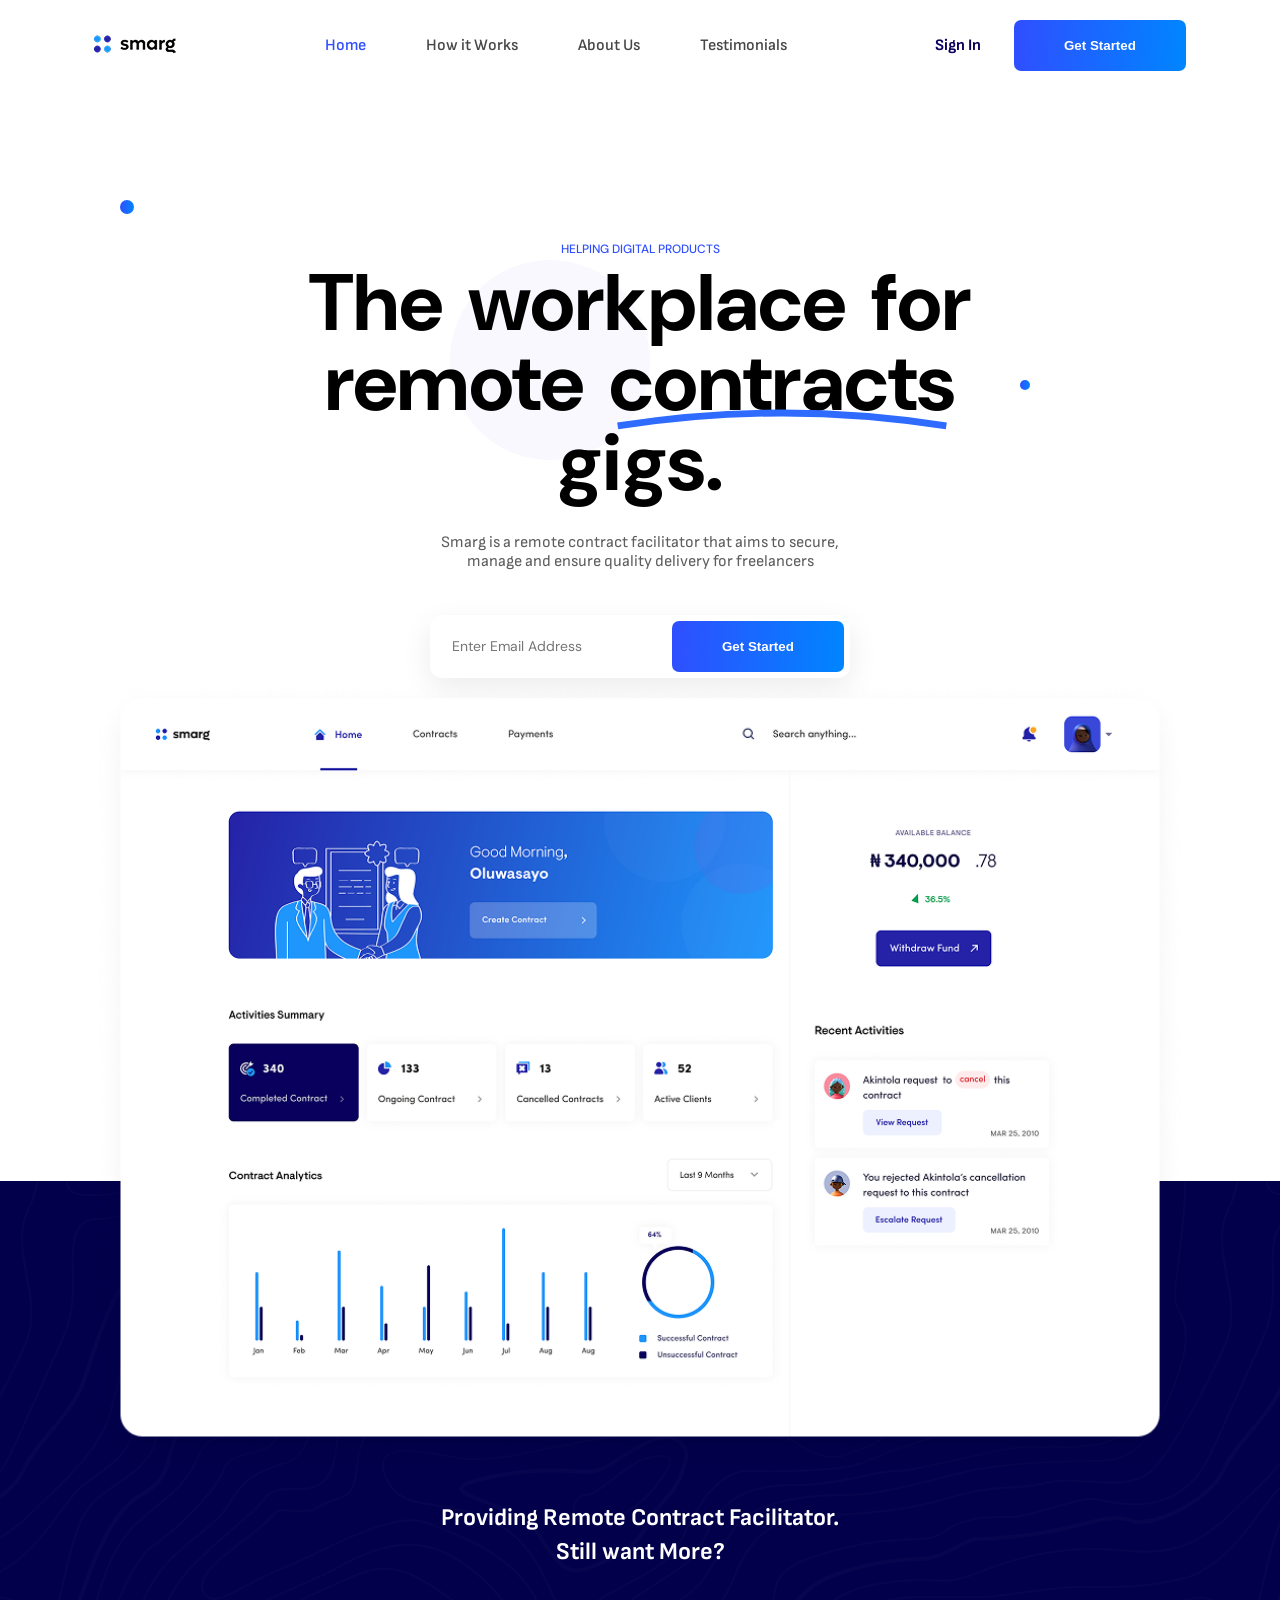
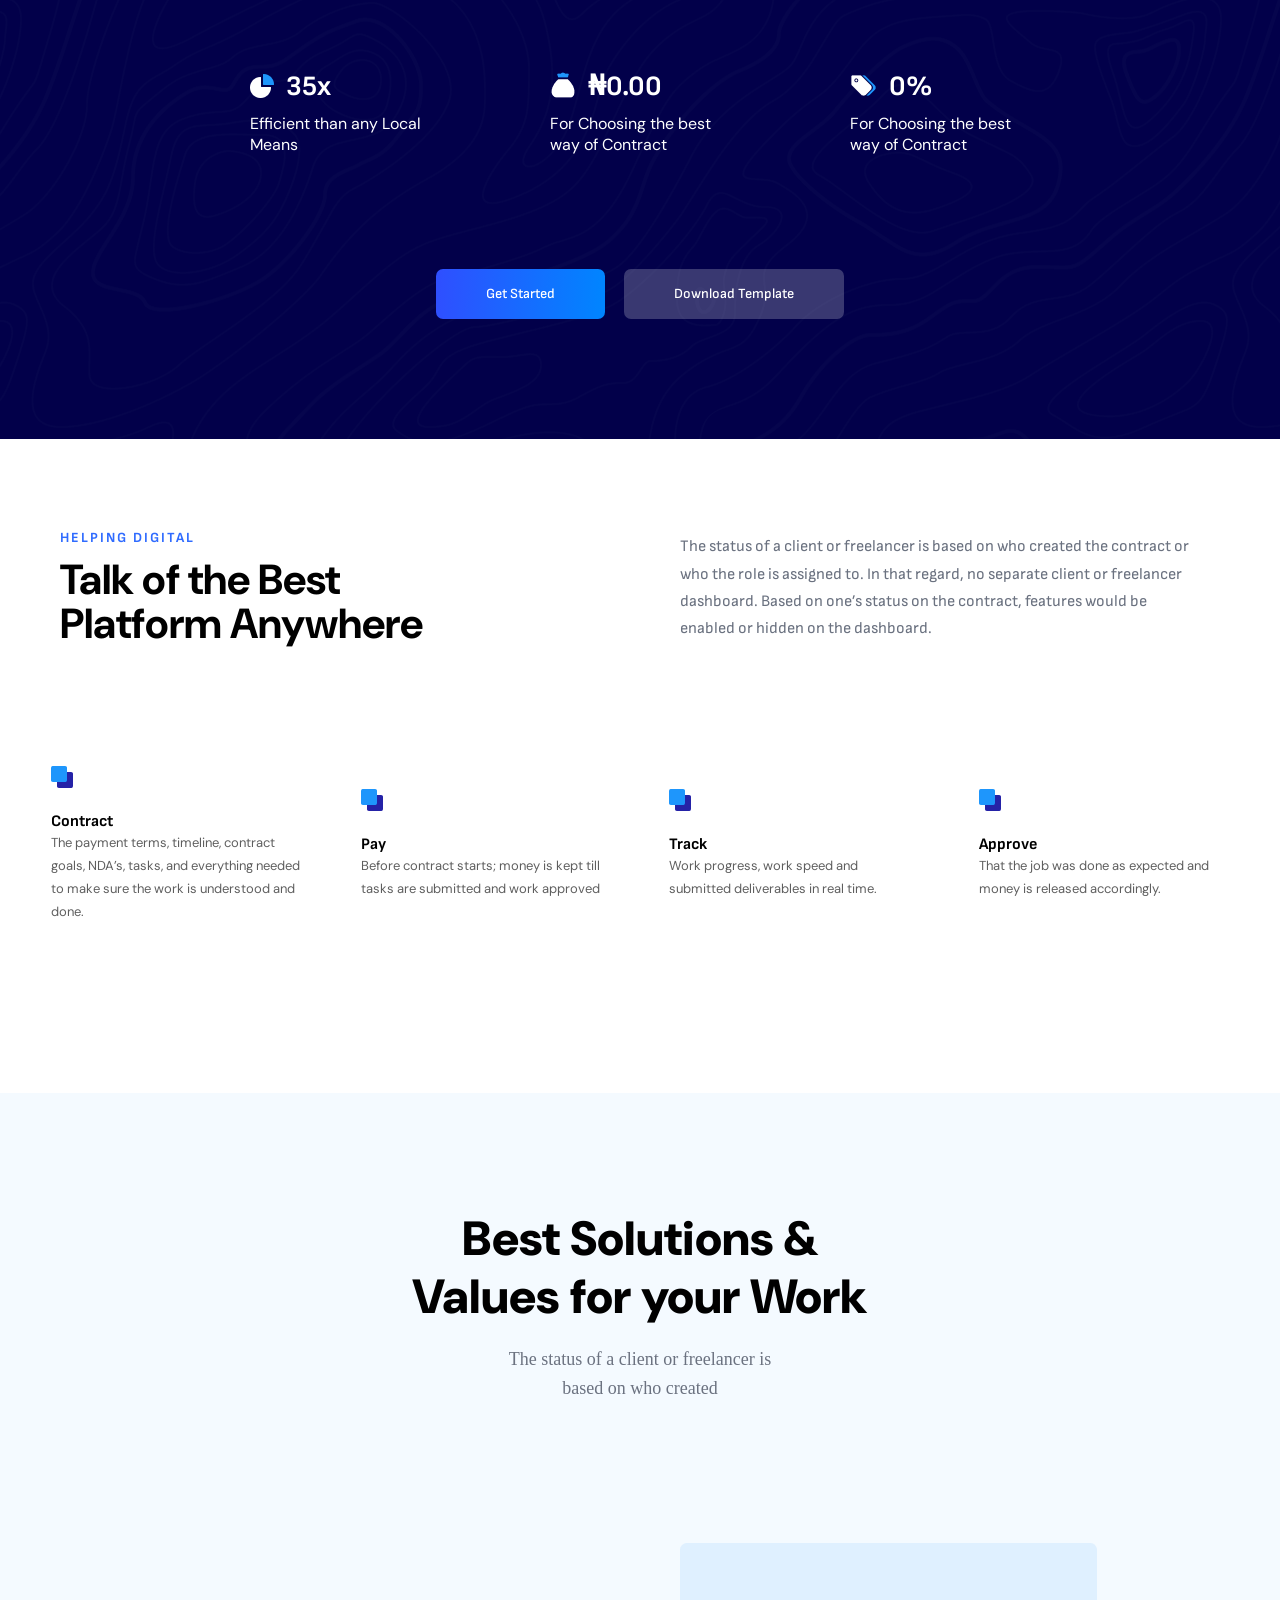
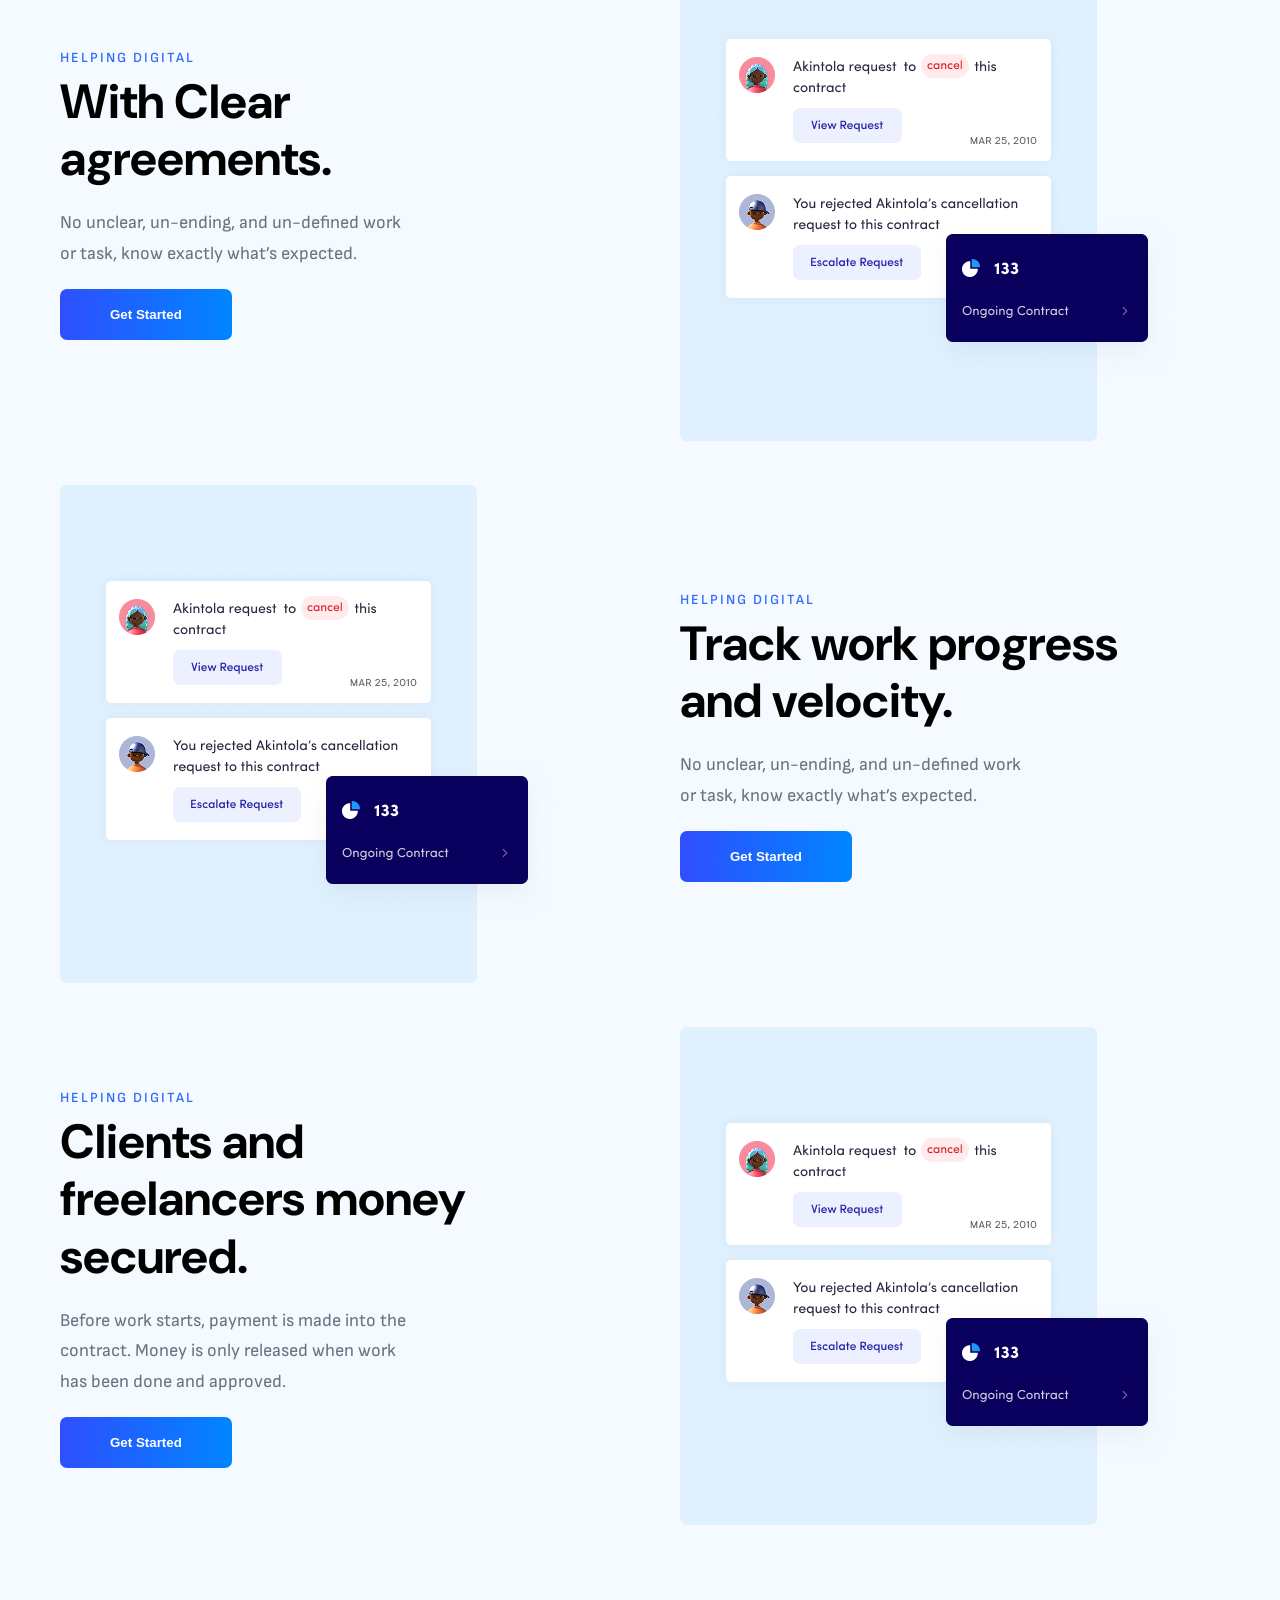
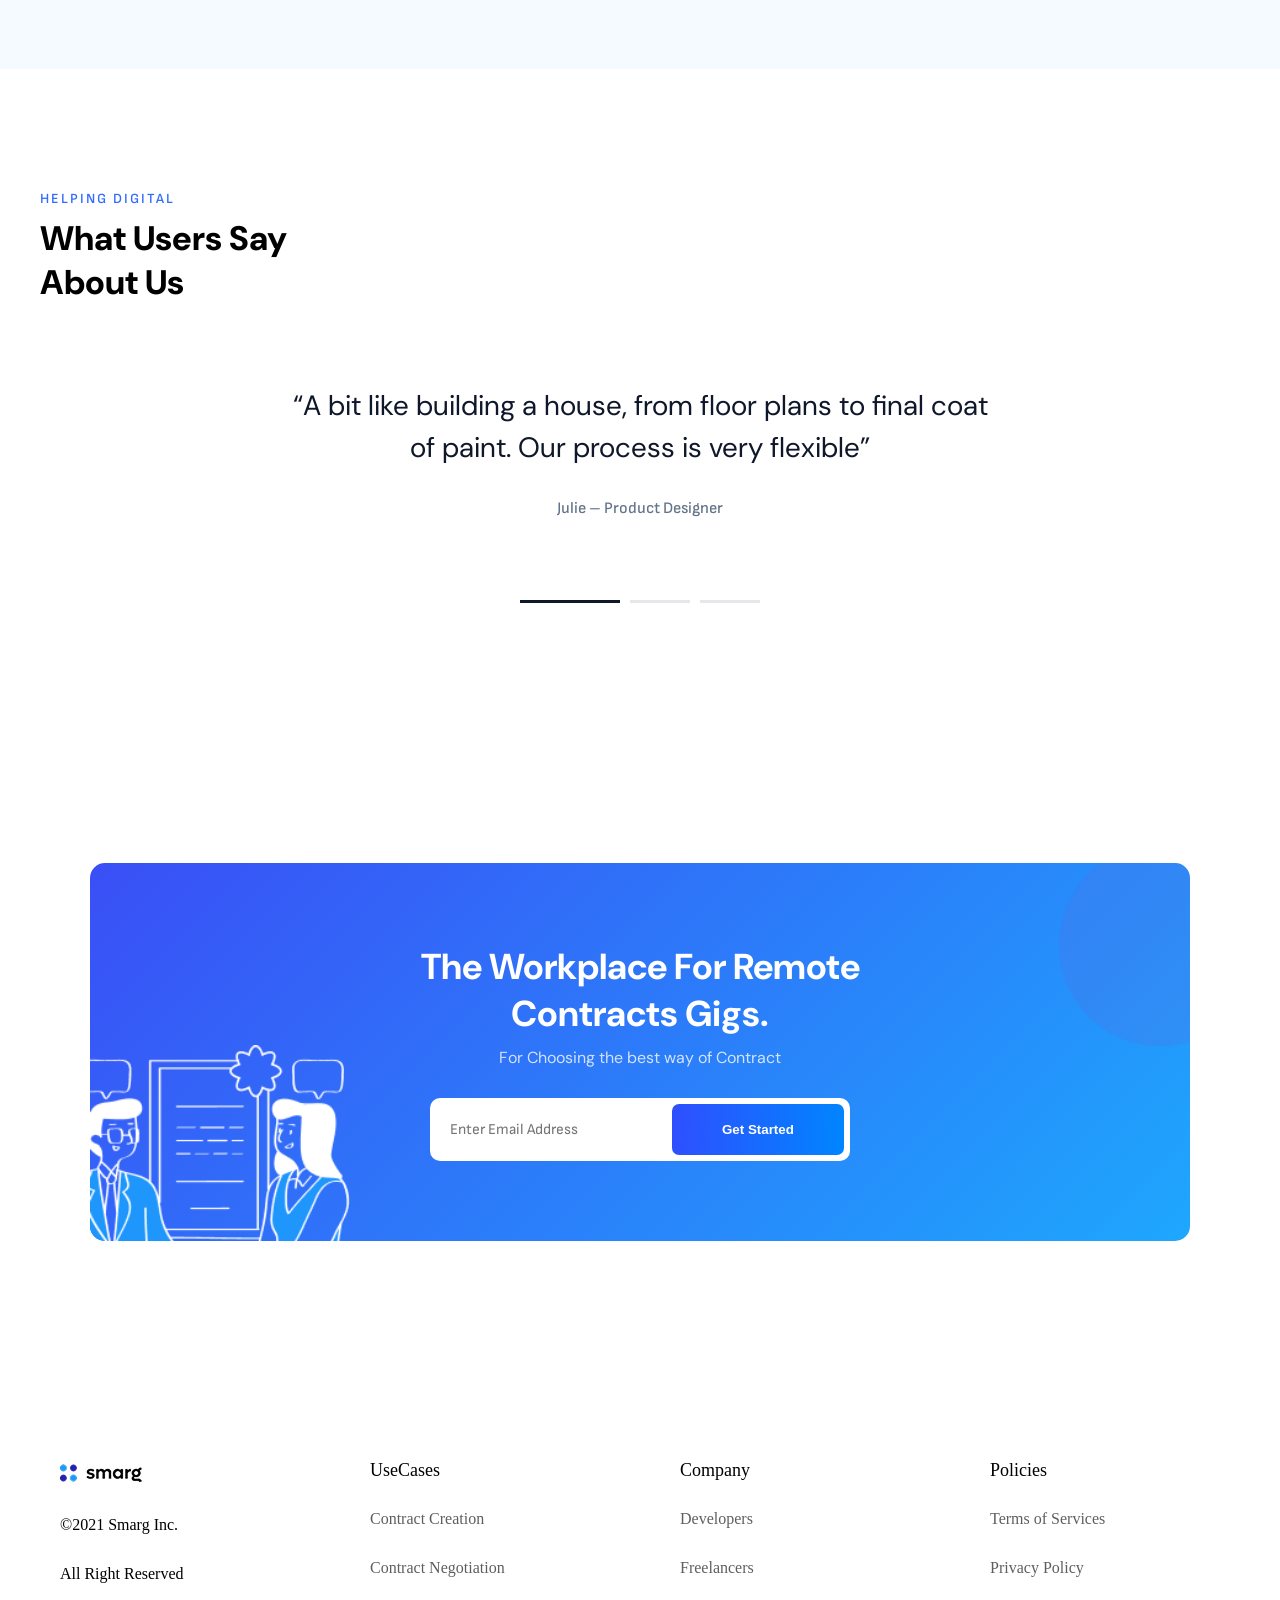
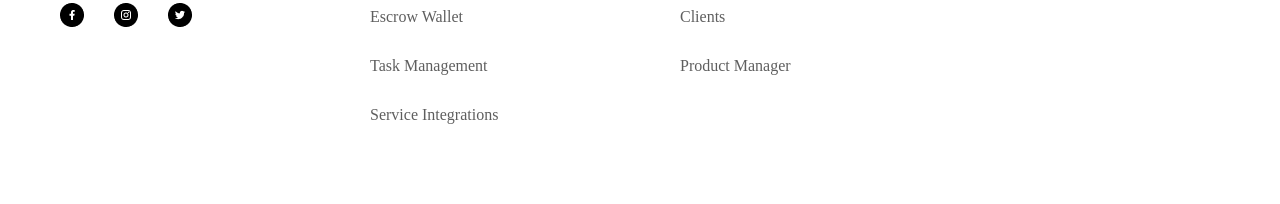
<file: index.html>
<!doctype html>
<html lang="en">
  <head>
    <meta charset="UTF-8" />
    <meta name="viewport" content="width=device-width, initial-scale=1.0" />
    <title>Home - Smarg</title>
    <link rel="stylesheet" href="assets/css/style.css" />
    <link rel="preconnect" href="https://fonts.googleapis.com" />
    <link rel="preconnect" href="https://fonts.gstatic.com" crossorigin />
    <link
      href="https://fonts.googleapis.com/css2?family=DM+Sans:ital,opsz,wght@0,9..40,100..1000;1,9..40,100..1000&family=Sofia+Sans:ital,wght@0,1..1000;1,1..1000&display=swap"
      rel="stylesheet"
    />
    <link rel="icon" type="image/jpeg" href="/assets/img/favicon.jpeg" />
  </head>
  <body>
    <!-- Header section  -->
    <section class="header">
      <div class="logo">
        <a href="index.html"><img src="assets/img/logo.png" alt="logo" /></a>
      </div>
      <div class="hamburger" id="hamburger">☰</div>

      <div class="mobile-menu" id="mobileMenu">
        <nav>
          <a href="index.html">Home</a>
          <a href="#how">How it Works</a>
          <a href="about.html">About Us</a>
          <a href="#testimonials">Testimonials</a>
        </nav>

        <div class="nav-btn">
          <a href="signin.html">Sign In</a>
          <button class="nav-sec">Get Started</button>
        </div>
      </div>
    </section>
    <!-- test changes  -->

    <!-- Hero Section  -->
    <section class="hero">
      <h4>Helping digital products</h4>

      <div class="hero-text">
        <h1>
          The workplace for remote
          <span class="highlight">
            contracts
            <svg class="underline" viewBox="0 0 200 20">
              <path
                d="M5 15 Q100 0 195 15"
                stroke="#2F6BFF"
                stroke-width="4"
                fill="none"
              />
            </svg>
          </span>
          gigs.
        </h1>
      </div>
      <p>
        Smarg is a remote contract facilitator that aims to secure, manage and
        ensure quality delivery for freelancers
      </p>
      <div class="hero-btn">
        <input type="email" placeholder="Enter Email Address" />
        <button class="nav-sec">Get Started</button>
      </div>
      <div class="bubble bubble1"></div>
      <div class="bubble bubble2"></div>
      <div class="bubble bubble3"></div>
    </section>
    <section class="dashboard-preview">
      <img src="assets/img/hero-img.png" class="dashboard-img" alt="hero-img" />
    </section>

    <section class="features">
      <h2>
        Providing Remote Contract Facilitator. <br />
        Still want More?
      </h2>
      <div class="features-grid">
        <div class="features-card">
          <div class="ft-head">
            <img src="assets/img/ft1.png" alt="features-icon" />
            <h3>35x</h3>
          </div>
          <p>Efficient than any Local Means</p>
        </div>
        <div class="features-card">
          <div class="ft-head">
            <img src="assets/img/ft2.png" alt="features-icon" />
            <h3>₦0.00</h3>
          </div>
          <p>For Choosing the best way of Contract</p>
        </div>
        <div class="features-card">
          <div class="ft-head">
            <img src="assets/img/ft3.png" alt="features-icon" />
            <h3>0%</h3>
          </div>
          <p>For Choosing the best way of Contract</p>
        </div>
      </div>
      <div class="features-btn">
        <button class="ft-btn">Get Started</button>
        <button class="ft-btn secondary">Download Template</button>
      </div>
    </section>

    <!-- Helping Digital Section  -->
    <section class="helping" id="how">
      <div class="helping-container">
        <div class="helping-left">
          <h3>HELPING DIGITAL</h3>
          <h2>Talk of the Best Platform Anywhere</h2>
        </div>

        <div class="helping-right">
          <p>
            The status of a client or freelancer is based on who created the
            contract or who the role is assigned to. In that regard, no separate
            client or freelancer dashboard. Based on one’s status on the
            contract, features would be enabled or hidden on the dashboard.
          </p>
        </div>
      </div>
      <div class="helping-grid">
        <div class="helping-card">
          <img src="assets/img/helping-icon.png" alt="helping-icon" />
          <h3>Contract</h3>
          <p>
            The payment terms, timeline, contract goals, NDA’s, tasks, and
            everything needed to make sure the work is understood and done.
          </p>
        </div>
        <div class="helping-card">
          <img src="assets/img/helping-icon.png" alt="helping-icon" />
          <h3>Pay</h3>
          <p>
            Before contract starts; money is kept till tasks are submitted and
            work approved
          </p>
        </div>
        <div class="helping-card">
          <img src="assets/img/helping-icon.png" alt="helping-icon" />
          <h3>Track</h3>
          <p>
            Work progress, work speed and submitted deliverables in real time.
          </p>
        </div>
        <div class="helping-card">
          <img src="assets/img/helping-icon.png" alt="helping-icon" />
          <h3>Approve</h3>
          <p>
            That the job was done as expected and money is released accordingly.
          </p>
        </div>
      </div>
    </section>
    <!-- CTA Features Section  -->
    <section class="cta">
      <h1>Best Solutions & Values for your Work</h1>
      <p>The status of a client or freelancer is based on who created</p>
      <div class="agreements">
        <div class="agreements-container">
          <div class="agreements-left">
            <span class="tag">HELPING DIGITAL</span>
            <h2>With Clear <br />agreements.</h2>
            <p>
              No unclear, un-ending, and un-defined work or task, know exactly
              what’s expected.
            </p>
            <button class="nav-sec">Get Started</button>
          </div>
          <div class="agreements-right">
            <img
              src="assets/img/cta1.png"
              alt="agreements ui"
              class="floating-image"
            />
          </div>
        </div>

        <div class="agreements-container">
          <div class="agreements-left">
            <img
              src="assets/img/cta1.png"
              alt="agreements ui"
              class="floating-image"
            />
          </div>
          <div class="agreements-left">
            <span class="tag">HELPING DIGITAL</span>
            <h2>Track work progress <br />and velocity.</h2>
            <p>
              No unclear, un-ending, and un-defined work or task, know exactly
              what’s expected.
            </p>
            <button class="nav-sec">Get Started</button>
          </div>
        </div>

        <div class="agreements-container">
          <div class="agreements-left">
            <span class="tag">HELPING DIGITAL</span>
            <h2>
              Clients and <br />freelancers money<br />
              secured.
            </h2>
            <p>
              Before work starts, payment is made into the contract. Money is
              only released when work has been done and approved.
            </p>
            <button class="nav-sec">Get Started</button>
          </div>
          <div class="agreements-right">
            <img
              src="assets/img/cta1.png"
              alt="agreements ui"
              class="floating-image"
            />
          </div>
        </div>
      </div>
    </section>

    <!-- Testionials Section  -->
    <section class="testimonials" id="testimonials">
      <div class="testimonials-head">
        <span class="tag">HELPING DIGITAL</span>
        <h2>What Users Say<br />About Us</h2>
      </div>

      <div class="testimonial-wrapper">
        <div class="testimonial-slider" id="testimonialSlider">
          <div class="testimonial">
            <p>
              “A bit like building a house, from floor plans to final coat of
              paint. Our process is very flexible”
            </p>
            <span class="author">Julie – Product Designer</span>
          </div>

          <div class="testimonial">
            <p>
              “Working with this platform completely changed how we manage
              contracts. Everything is organized and clear.”
            </p>
            <span class="author">Daniel – Startup Founder</span>
          </div>

          <div class="testimonial">
            <p>
              “The easiest way I've ever managed freelance contracts. Payments
              and approvals are seamless.”
            </p>
            <span class="author">Sophia – Freelancer</span>
          </div>
        </div>
      </div>

      <div class="slider-indicator">
        <div class="line"></div>
        <div class="line active"></div>
        <div class="line"></div>
      </div>
    </section>

    <!-- FOOTER CTA Section  -->
    <section class="cta2">
      <div class="cta-banner">
        <img
          src="assets/img/footer-cta.png"
          class="cta-illustration"
          alt="cta-illustration'"
        />
        <img
          src="assets/img/footer-cta2.png"
          class="cta-illustrat"
          alt="cta-illustrat"
        />

        <div class="cta-content">
          <h2>The workplace for remote contracts gigs.</h2>
          <p>For Choosing the best way of Contract</p>

          <div class="cta-input">
            <input type="email" placeholder="Enter Email Address" />
            <button class="nav-sec">Get Started</button>
          </div>
        </div>
      </div>
    </section>
    <!-- FOOTER Section  -->
    <section class="footer">
      <div class="footer-card">
        <img src="assets/img/logo.png" alt="footer logo" />
        <p>©2021 Smarg Inc.</p>
        <p>All Right Reserved</p>
        <div class="socials">
          <img src="assets/img/facebook-icon.png" alt="facebook-icon" />
          <img src="assets/img/instagram-icon.png" alt="instagram-icon" />
          <img src="assets/img/twitter-icon.png" alt="twitter-icon" />
        </div>
      </div>
      <div class="footer-card">
        <h3>UseCases</h3>
        <a href="#">Contract Creation</a>
        <a href="#">Contract Negotiation</a>
        <a href="#">Escrow Wallet</a>
        <a href="#">Task Management</a>
        <a href="#">Service Integrations</a>
      </div>
      <div class="footer-card">
        <h3>Company</h3>
        <a href="#">Developers</a>
        <a href="#">Freelancers</a>
        <a href="#">Clients</a>
        <a href="#">Product Manager</a>
      </div>
      <div class="footer-card">
        <h3>Policies</h3>
        <a href="#">Terms of Services</a>
        <a href="privacy-policy.html">Privacy Policy</a>
      </div>
    </section>
    <script src="assets/js/script.js"></script>
  </body>
</html>
</file>
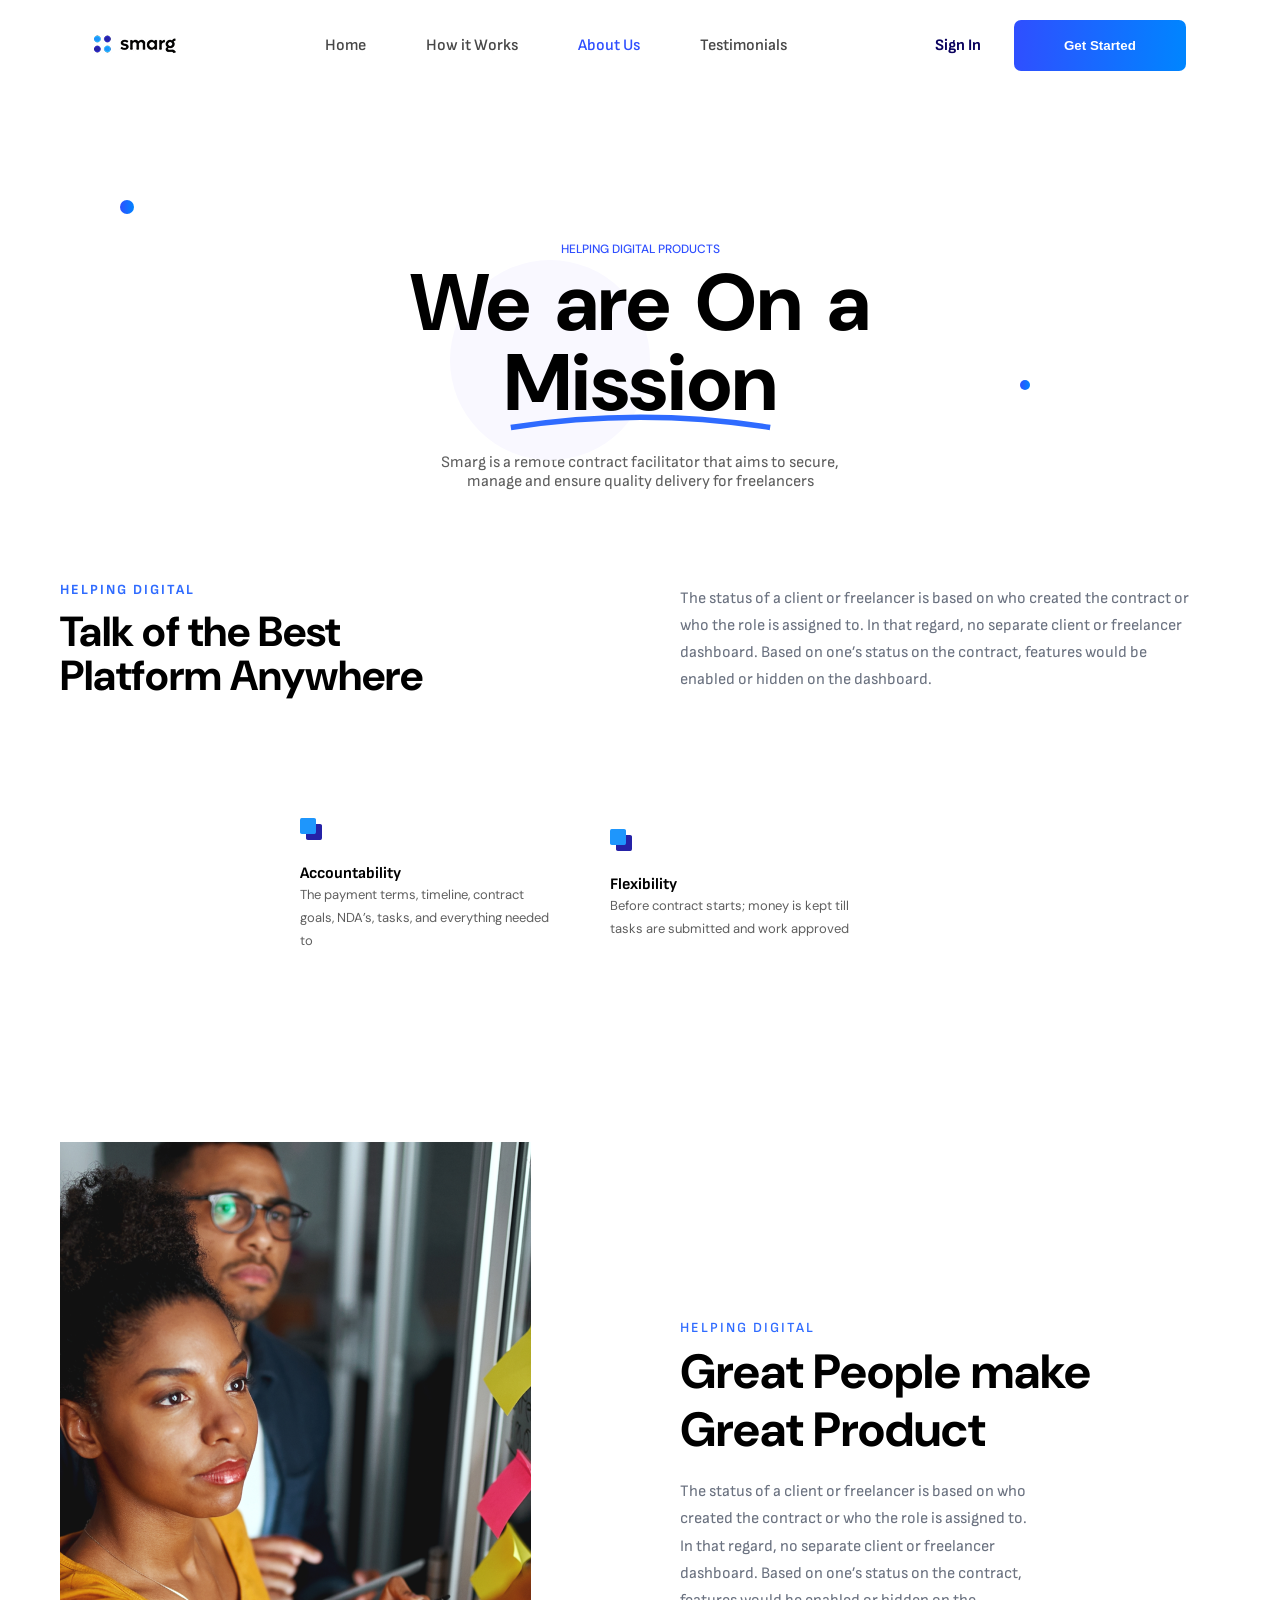
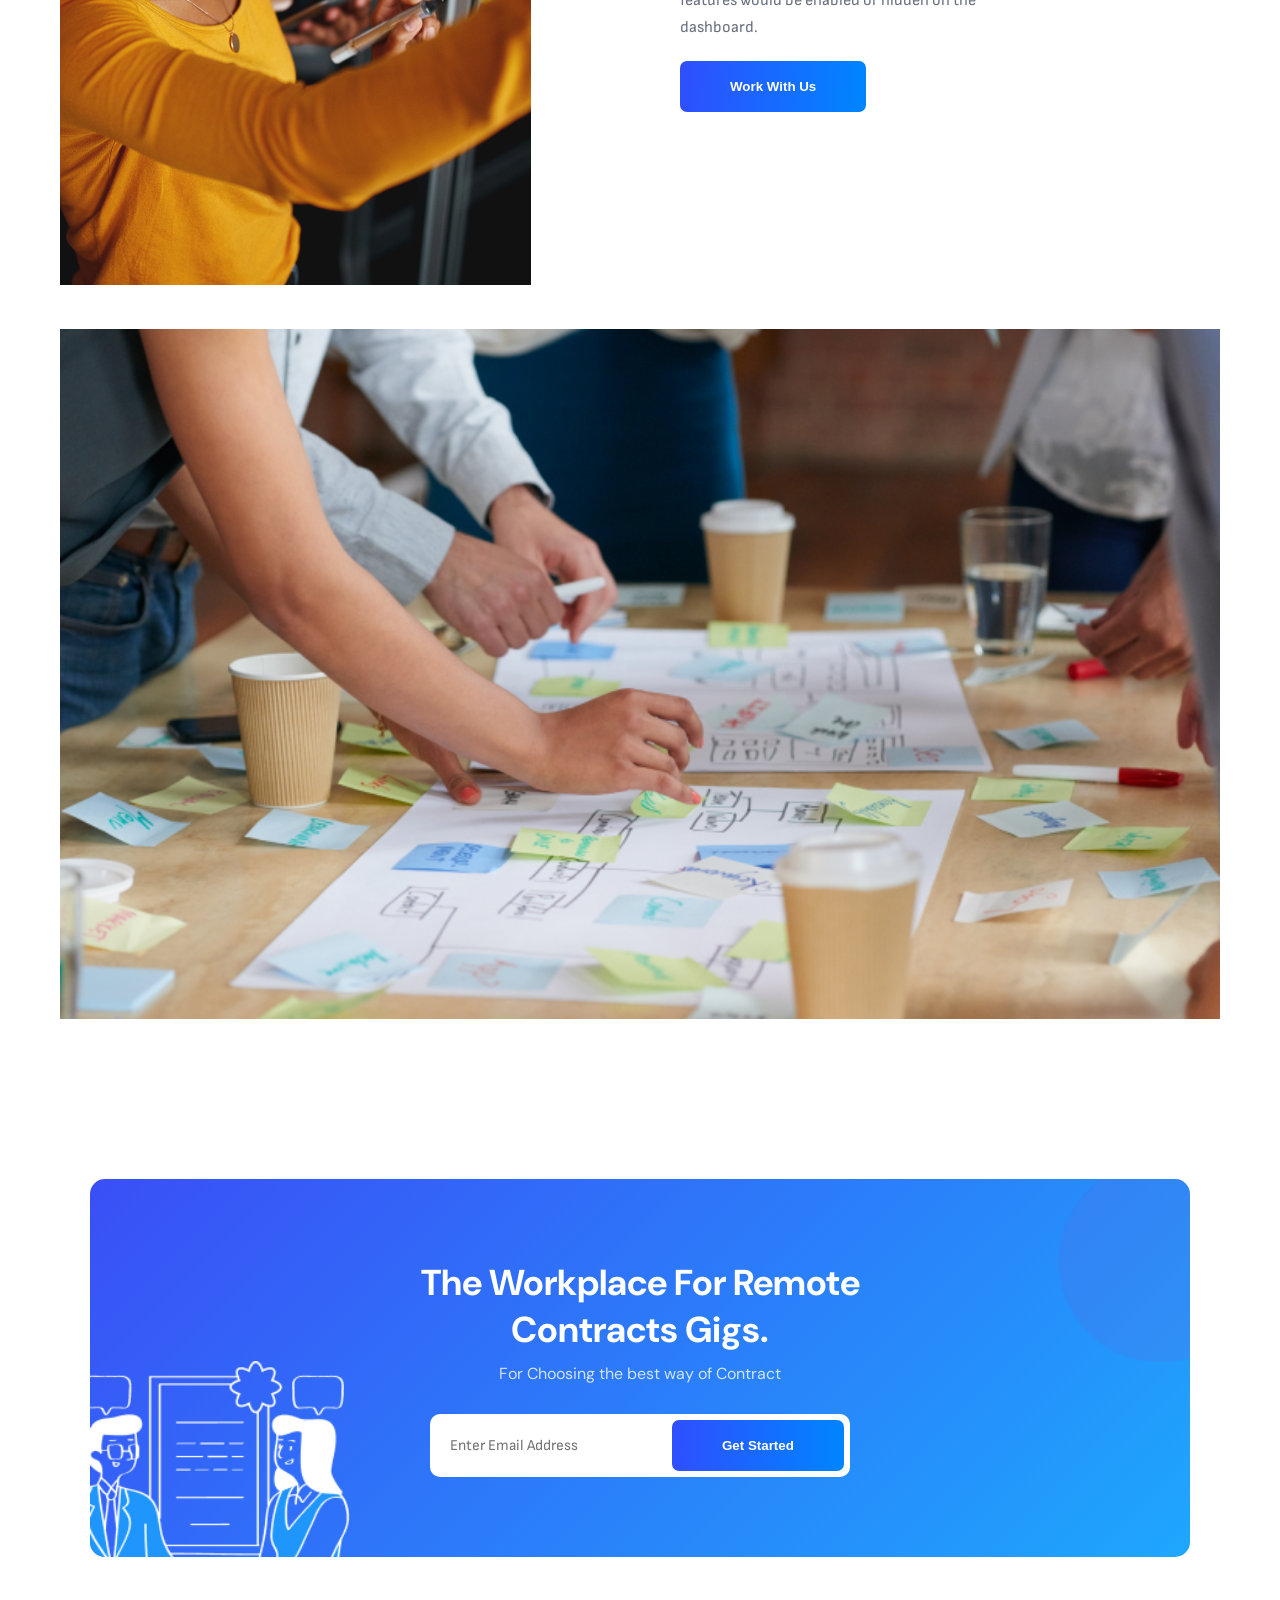
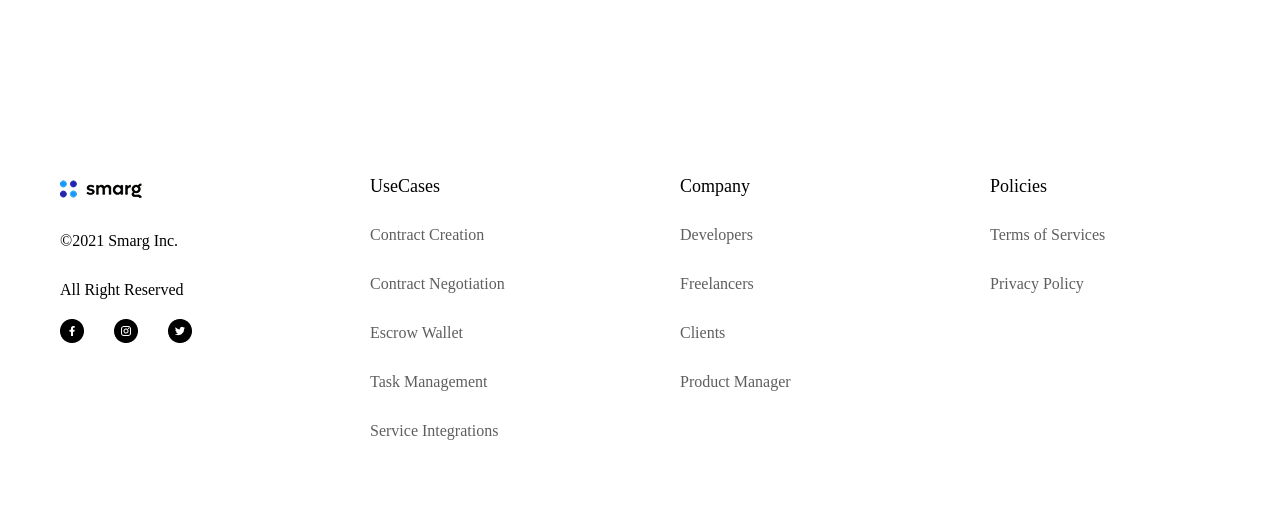
<file: about.html>
<!doctype html>
<html lang="en">
  <head>
    <meta charset="UTF-8" />
    <meta name="viewport" content="width=device-width, initial-scale=1.0" />
    <title>About Us - Smarg</title>
    <link rel="stylesheet" href="assets/css/style.css" />
    <link rel="preconnect" href="https://fonts.googleapis.com" />
    <link rel="preconnect" href="https://fonts.gstatic.com" crossorigin />
    <link
      href="https://fonts.googleapis.com/css2?family=DM+Sans:ital,opsz,wght@0,9..40,100..1000;1,9..40,100..1000&family=Sofia+Sans:ital,wght@0,1..1000;1,1..1000&display=swap"
      rel="stylesheet"
    />
    <link rel="icon" type="image/jpeg" href="/assets/img/favicon.jpeg" />
  </head>
  <body>
    <!-- Header section  -->
    <section class="header">
      <div class="logo">
        <a href="index.html"><img src="assets/img/logo.png" alt="logo" /></a>
      </div>
      <div class="hamburger" id="hamburger">☰</div>
      <div class="mobile-menu" id="mobileMenu">
        <nav>
          <a href="index.html">Home</a>
          <a href="index.html#how">How it Works</a>
          <a href="about.html">About Us</a>
          <a href="index.html#testimonials">Testimonials</a>
        </nav>

        <div class="nav-btn">
          <a href="signin.html">Sign In</a>
          <button class="nav-sec">Get Started</button>
        </div>
      </div>
    </section>

    <!-- Hero Section  -->
    <section class="hero">
      <h4>Helping digital products</h4>

      <div class="hero-text">
        <h1>
          We are On a
          <span class="highlight">
            Mission
            <svg class="underline" viewBox="0 0 200 20">
              <path
                d="M5 15 Q100 0 195 15"
                stroke="#2F6BFF"
                stroke-width="4"
                fill="none"
              />
            </svg>
          </span>
        </h1>
      </div>
      <p>
        Smarg is a remote contract facilitator that aims to secure, manage and
        ensure quality delivery for freelancers
      </p>

      <div class="bubble bubble1"></div>
      <div class="bubble bubble2"></div>
      <div class="bubble bubble3"></div>
    </section>

    <!-- Helping Digital Section  -->
    <section class="helping" id="how">
      <div class="helping-container">
        <div class="helping-left">
          <h3>HELPING DIGITAL</h3>
          <h2>Talk of the Best Platform Anywhere</h2>
        </div>

        <div class="helping-right">
          <p>
            The status of a client or freelancer is based on who created the
            contract or who the role is assigned to. In that regard, no separate
            client or freelancer dashboard. Based on one’s status on the
            contract, features would be enabled or hidden on the dashboard.
          </p>
        </div>
      </div>
      <div class="helping-grid">
        <div class="helping-card">
          <img src="assets/img/helping-icon.png" alt="helping-icon" />
          <h3>Accountability</h3>
          <p>
            The payment terms, timeline, contract goals, NDA’s, tasks, and
            everything needed to
          </p>
        </div>
        <div class="helping-card">
          <img src="assets/img/helping-icon.png" alt="helping-icon" />
          <h3>Flexibility</h3>
          <p>
            Before contract starts; money is kept till tasks are submitted and
            work approved
          </p>
        </div>
      </div>
    </section>

    <section>
      <div class="agreements-container">
        <div class="agreements-left">
          <img src="assets/img/about.png" alt="agreements ui" />
        </div>
        <div class="agreements-left">
          <span class="tag">HELPING DIGITAL</span>
          <h2>
            Great People make<br />
            Great Product
          </h2>
          <p>
            The status of a client or freelancer is based on who created the
            contract or who the role is assigned to. In that regard, no separate
            client or freelancer dashboard. Based on one’s status on the
            contract, features would be enabled or hidden on the dashboard.
          </p>
          <button class="nav-sec">Work With Us</button>
        </div>
      </div>
      <img src="assets/img/about2.png" alt="about image 2" class="about2" />
    </section>

    <!-- FOOTER CTA Section  -->
    <section class="cta2">
      <div class="cta-banner">
        <img
          src="assets/img/footer-cta.png"
          class="cta-illustration"
          alt="cta-illustration"
        />
        <img
          src="assets/img/footer-cta2.png"
          class="cta-illustrat"
          alt="cta-illustration2"
        />

        <div class="cta-content">
          <h2>The workplace for remote contracts gigs.</h2>
          <p>For Choosing the best way of Contract</p>

          <div class="cta-input">
            <input type="email" placeholder="Enter Email Address" />
            <button class="nav-sec">Get Started</button>
          </div>
        </div>
      </div>
    </section>
    <!-- FOOTER Section  -->
    <section class="footer">
      <div class="footer-card">
        <img src="assets/img/logo.png" alt="footer logo" />
        <p>©2021 Smarg Inc.</p>
        <p>All Right Reserved</p>
        <div class="socials">
          <img src="assets/img/facebook-icon.png" alt="facebook-icon" />
          <img src="assets/img/instagram-icon.png" alt="instagram-icon" />
          <img src="assets/img/twitter-icon.png" alt="twitter-icon" />
        </div>
      </div>
      <div class="footer-card">
        <h3>UseCases</h3>
        <a href="#">Contract Creation</a>
        <a href="#">Contract Negotiation</a>
        <a href="#">Escrow Wallet</a>
        <a href="#">Task Management</a>
        <a href="#">Service Integrations</a>
      </div>
      <div class="footer-card">
        <h3>Company</h3>
        <a href="#">Developers</a>
        <a href="#">Freelancers</a>
        <a href="#">Clients</a>
        <a href="#">Product Manager</a>
      </div>
      <div class="footer-card">
        <h3>Policies</h3>
        <a href="#">Terms of Services</a>
        <a href="privacy-policy.html">Privacy Policy</a>
      </div>
    </section>
    <script src="assets/js/script.js"></script>
  </body>
</html>
</file>
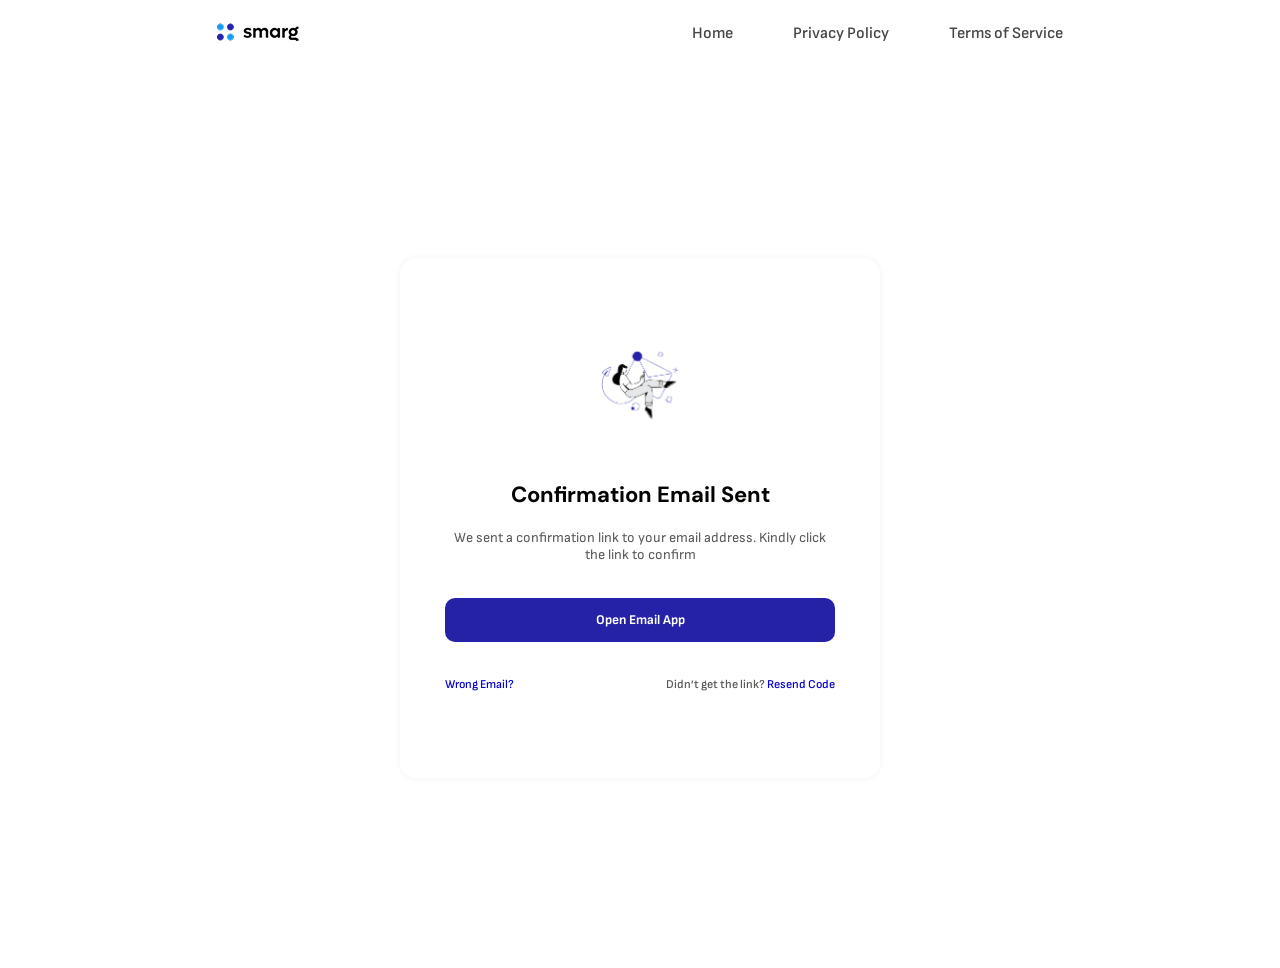
<file: confirmation.html>
<!doctype html>
<html lang="en">
  <head>
    <meta charset="UTF-8" />
    <meta name="viewport" content="width=device-width, initial-scale=1.0" />
    <title>Confirmation Email Sent - Smarg</title>
    <link rel="stylesheet" href="assets/css/style.css" />
    <link rel="preconnect" href="https://fonts.googleapis.com" />
    <link rel="preconnect" href="https://fonts.gstatic.com" crossorigin />
    <link
      href="https://fonts.googleapis.com/css2?family=DM+Sans:ital,opsz,wght@0,9..40,100..1000;1,9..40,100..1000&family=Sofia+Sans:ital,wght@0,1..1000;1,1..1000&display=swap"
      rel="stylesheet"
    />
    <link rel="icon" type="image/jpeg/png" href="/assets/img/favicon.jpeg" />
    <style>
      @keyframes scaleUpFade {
        0% {
          transform: scale(0.5);
          opacity: 0;
        }
        100% {
          transform: scale(1);
          opacity: 1;
        }
      }
      .scale-up {
        animation: scaleUpFade 0.5s cubic-bezier(0.175, 0.885, 0.32, 1.275)
          forwards;
      }
    </style>
  </head>
  <body>
    <!-- Header section  -->
    <section class="header">
      <div class="logo">
        <a href="index.html"><img src="assets/img/logo.png" /></a>
      </div>
      <div class="hamburger" id="hamburger">☰</div>

      <div class="mobile-menu" id="mobileMenu">
        <nav>
          <a href="index.html">Home</a>
          <a href="privacy-policy.html">Privacy Policy</a>
          <a href="#">Terms of Service</a>
        </nav>
      </div>
    </section>

    <section class="auth-container">
      <div class="form-box">
        <img
          src="assets/img/confirmation-email-img.png"
          alt="Success"
          style="width: 80px; height: 80px; margin: 0 auto 20px; display: block"
          class="scale-up"
        />
        <h1>Confirmation Email Sent</h1>
        <p>
          We sent a confirmation link to your email address. Kindly click the
          link to confirm
        </p>

        <div class="buttons">
          <button class="signup-btn">Open Email App</button>
        </div>

        <div class="forgo-links">
          <a href="forgot.html"><span class="for">Wrong Email?</span></a>
          <a href="#">Didn’t get the link? <span>Resend Code</span></a>
        </div>
      </div>
    </section>
    <script src="./assets/js/script.js" defer></script>
  </body>
</html>
</file>
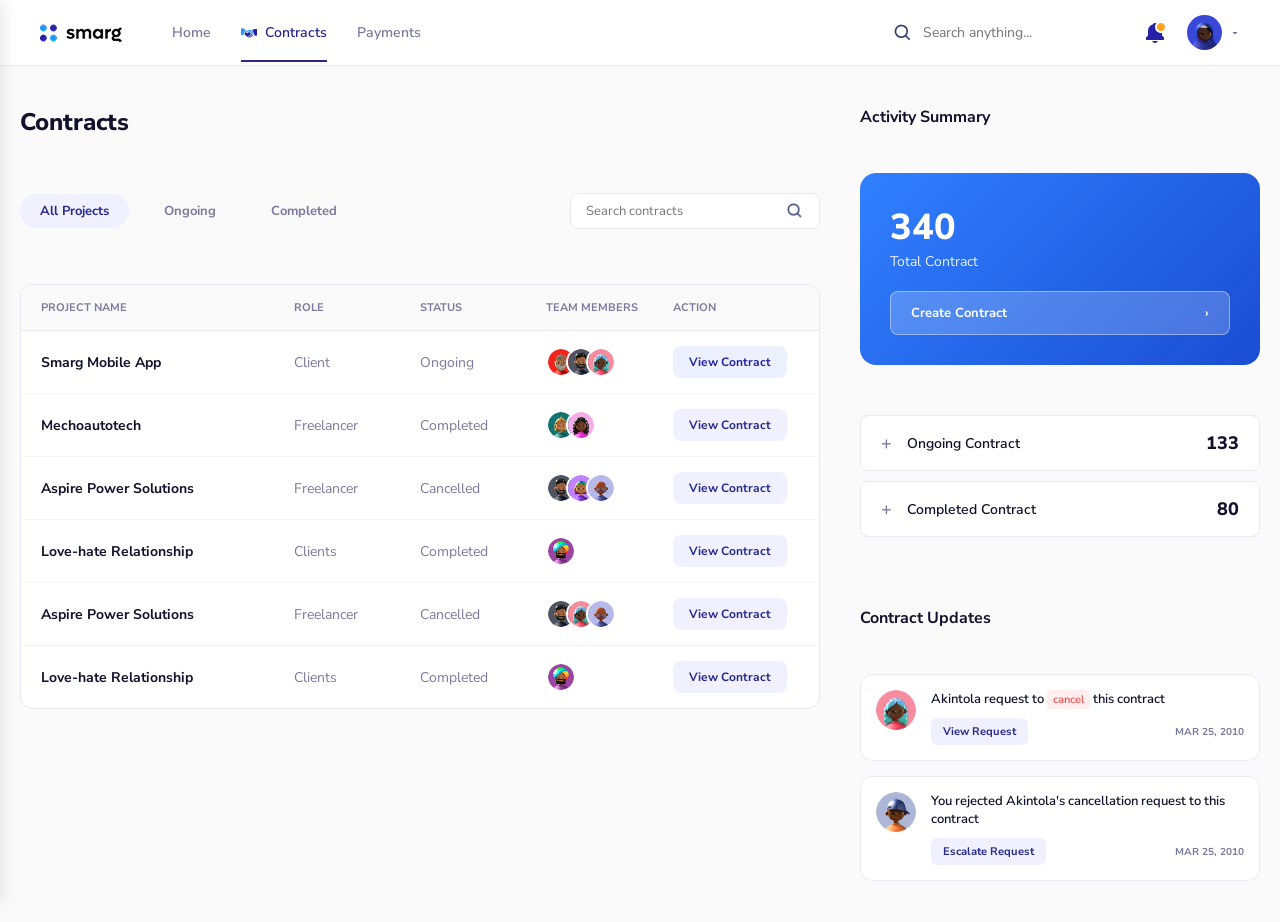
<file: contracts.html>
<!doctype html>
<html lang="en">
  <head>
    <meta charset="UTF-8" />
    <meta name="viewport" content="width=device-width, initial-scale=1.0" />
    <title>Contracts - Smarg</title>
    <link
      href="https://fonts.googleapis.com/css2?family=Nunito+Sans:wght@300;400;600;700;800&display=swap"
      rel="stylesheet"
    />
       <link rel="icon" type="image/jpeg/png" href="/assets/img/favicon.jpeg" />
  

    <link rel="stylesheet" href="assets/css/dash.css" />
    <link rel="stylesheet" href="assets/css/contracts.css" />
  </head>
  <body>
    <div
      class="sidebar-overlay"
      id="sidebar-overlay"
      onclick="toggleSidebar()"
    ></div>

    <div class="mobile-sidebar" id="mobile-sidebar">
      <button class="close-sidebar" onclick="toggleSidebar()">×</button>
      <div class="logo">
        <img src="assets/img/logo.png" alt="Logo" />
      </div>
      <div class="mobile-nav">
        <a href="dashboard.html"><img
              src="assets/img/home-icom.png"
              alt="Home"
              class="home-icon img-placeholder"
            /> Home </a>
        <a href="contracts.html" class="active"
          ><img
            src="assets/img/hand-shake1.png"
            alt="Contracts"
            class="home-icon img-placeholder"
          />Contracts</a
        >
        <a href="payments.html"><img
              src="assets/img/wallet.png"
              alt="Payments"
              class="home-icon img-placeholder"
            />Payments</a>
      </div>
    </div>

    <header class="header">
      <div class="logo-nav">
        <button class="hamburger" onclick="toggleSidebar()">☰</button>
        <div class="logo">
          <img src="assets/img/logo.png" alt="Logo" />
        </div>
        <div class="nav-links">
          <a href="dashboard.html"> Home </a>
          <a href="contracts.html" class="active">
            <img
              src="assets/img/hand-shake1.png"
              alt="Contracts"
              class="home-icon img-placeholder"
            />
            Contracts
          </a>
          <a href="payments.html">Payments</a>
        </div>
      </div>
      <div class="header-actions">
        <div class="search-bar">
          <span><img src="assets/img/search.png" /></span>
          <input type="text" placeholder="Search anything..." />
        </div>
        <img
          src="assets/img/bell.png"
          alt="Notifications"
          class="bell-icon img-placeholder"
        />

        <div
          class="profile-dropdown-container"
          onclick="toggleProfileMenu(event)"
        >
          <div class="profile-trigger">
            <img
              src="assets/img/profile.png"
              alt="Profile"
              class="profile-pic img-placeholder"
            />
            <img
              src="assets/img/arrow-down.png"
              alt="v"
              class="img-placeholder"
              style="width: 10px; height: 10px; margin-left: 8px"
            />
          </div>
          <div class="profile-menu" id="profileMenu">
            <a href="profile.html" class="profile-menu-item"
              ><img
                src="assets/img/user-icon.png"
                alt="User"
                class="menu-icon img-placeholder"
              />
              My Profile</a
            >
            <a href="signin.html" class="profile-menu-item"
              ><img
                src="assets/img/logout.png"
                alt="Logout"
                class="menu-icon img-placeholder"
              />
              Log Out</a
            >
          </div>
        </div>
      </div>
    </header>

    <div class="container">
      <div id="contracts-list-view" class="contracts-layout">
        <div class="main-col">
          <h1 class="page-title">Contracts</h1>

          <div class="contracts-header-actions">
            <div class="pills-tabs">
              <button class="pill active" onclick="switchContractTab('all', this)">All Projects</button>
              <button class="pill" onclick="switchContractTab('ongoing', this)">Ongoing</button>
              <button class="pill" onclick="switchContractTab('completed', this)">Completed</button>
            </div>
            <div class="search-box">
              <input type="text" placeholder="Search contracts" />
              <span><img src="assets/img/search.png" /></span>
            </div>
          </div>

          <div class="contracts-list" id="contracts-list">
            <div class="list-header">
              <div>Project Name</div>
              <div>Role</div>
              <div>Status</div>
              <div>Team Members</div>
              <div>Action</div>
            </div>

            <div class="list-row">
              <div class="project-name font-bold">Smarg Mobile App</div>
              <div>Client</div>
              <div>Ongoing</div>
              <div class="avatar-stack">
                <img
                  src="assets/img/team1.png"
                  alt="User"
                  class="img-placeholder"
                />
                <img
                  src="assets/img/team2.png"
                  alt="User"
                  class="img-placeholder"
                />
                <img
                  src="assets/img/akintola.png"
                  alt="User"
                  class="img-placeholder"
                />
              </div>
              <div>
                <button
                  class="btn-action-filled"
                  onclick="showContractDetails()"
                >
                  View Contract
                </button>
              </div>
            </div>

            <div class="list-row">
              <div class="project-name font-bold">Mechoautotech</div>
              <div>Freelancer</div>
              <div>Completed</div>
              <div class="avatar-stack">
                <img
                  src="assets/img/team3.png"
                  alt="User"
                  class="img-placeholder"
                />
                <img
                  src="assets/img/team4.png"
                  alt="User"
                  class="img-placeholder"
                />
              </div>
              <div>
                <button
                  class="btn-action-light"
                  onclick="showContractDetails()"
                >
                  View Contract
                </button>
              </div>
            </div>

            <div class="list-row">
              <div class="project-name font-bold">Aspire Power Solutions</div>
              <div>Freelancer</div>
              <div>Cancelled</div>
              <div class="avatar-stack">
                <img
                  src="assets/img/team5.png"
                  alt="User"
                  class="img-placeholder"
                />
                <img
                  src="assets/img/team6.png"
                  alt="User"
                  class="img-placeholder"
                />
                <img
                  src="assets/img/team7.png"
                  alt="User"
                  class="img-placeholder"
                />
              </div>
              <div>
                <button
                  class="btn-action-light"
                  onclick="showContractDetails()"
                >
                  View Contract
                </button>
              </div>
            </div>
            <div class="list-row">
              <div class="project-name font-bold">Love-hate Relationship</div>
              <div>Clients</div>
              <div>Completed</div>
              <div class="avatar-stack">
                <img
                  src="assets/img/team8.png"
                  alt="User"
                  class="img-placeholder"
                />
              </div>
              <div>
                <button
                  class="btn-action-light"
                  onclick="showContractDetails()"
                >
                  View Contract
                </button>
              </div>
            </div>
            <div class="list-row">
              <div class="project-name font-bold">Aspire Power Solutions</div>
              <div>Freelancer</div>
              <div>Cancelled</div>
              <div class="avatar-stack">
                <img
                  src="assets/img/team2.png"
                  alt="User"
                  class="img-placeholder"
                />
                <img
                  src="assets/img/akintola.png"
                  alt="User"
                  class="img-placeholder"
                />
                <img
                  src="assets/img/team7.png"
                  alt="User"
                  class="img-placeholder"
                />
              </div>
              <div>
                <button
                  class="btn-action-light"
                  onclick="showContractDetails()"
                >
                  View Contract
                </button>
              </div>
            </div>
            <div class="list-row">
              <div class="project-name font-bold">Love-hate Relationship</div>
              <div>Clients</div>
              <div>Completed</div>
              <div class="avatar-stack">
                <img
                  src="assets/img/team8.png"
                  alt="User"
                  class="img-placeholder"
                />
              </div>
              <div>
                <button
                  class="btn-action-light"
                  onclick="showContractDetails()"
                >
                  View Contract
                </button>
              </div>
            </div>
          </div>
        </div>

        <div class="side-col">
          <div class="section-title-main">Activity Summary</div>

          <div class="summary-blue-card">
            <h2>340</h2>
            <p>Total Contract</p>
            <button
              class="btn-withdraw"
              onclick="openModal('modal-create-role')"
              style="
                width: 100%;
                margin-top: 20px;
                text-align: left;
                display: flex;
                justify-content: space-between;
              "
            >
              Create Contract <span>›</span>
            </button>
          </div>

          <div class="stat-row">
            <div class="stat-box">
              <span class="stat-icon">+</span> Ongoing Contract
              <span class="stat-number">133</span>
            </div>
            <div class="stat-box">
              <span class="stat-icon">+</span> Completed Contract
              <span class="stat-number">80</span>
            </div>
          </div>

          <div class="section-title-main mt-40">Contract Updates</div>
          <div class="recent-activity-list">
            <div class="activity-item">
              <img
                src="assets/img/akintola.png"
                alt="User"
                class="avatar-img img-placeholder"
              />
              <div class="activity-content">
                <p>
                  Akintola request to
                  <span class="status-badge">cancel</span> this contract
                </p>
                <div class="activity-footer">
                  <button
                    class="btn-action"
                    onclick="openModal('modal-request-details')"
                  >
                    View Request
                  </button>
                  <span class="activity-date">MAR 25, 2010</span>
                </div>
              </div>
            </div>
            <div class="activity-item">
              <img
                src="assets/img/akintola2.png"
                alt="User"
                class="avatar-img img-placeholder"
              />
              <div class="activity-content">
                <p>
                  You rejected Akintola's cancellation request to this contract
                </p>
                <div class="activity-footer">
                  <button
                    class="btn-action"
                    onclick="openModal('modal-escalate-contract')"
                  >
                    Escalate Request
                  </button>
                  <span class="activity-date">MAR 25, 2010</span>
                </div>
              </div>
            </div>
          </div>
        </div>
      </div>

      <div
        id="contract-details-view"
        class="contracts-layout"
        style="display: none"
      >
        <div class="main-col">
          <div class="back-link-page" onclick="showContractsList()">
            <img
              src="assets/img/back.png"
              alt="<"
              class="back-icon img-placeholder"
            />
            Back to Contracts
          </div>

          <h1 class="page-title" style="margin-top: 20px">
            Aspire Power Solutions
          </h1>

          <h3 class="subsection-title">Description</h3>
          <p class="description-text">
            The status of a client or freelancer is based on who created the
            contract or who the role is assigned to. In that regard, no separate
            client or freelancer dashboard. Based on one's status on the
            contract, features would be enabled.
          </p>

          <h3 class="subsection-title mt-40">Contract Details</h3>

          <div class="details-grid">
            <div>
              <span class="detail-label">LAST UPDATED</span>
              <div class="detail-value">Aug 10, 2012</div>
            </div>
            <div>
              <span class="detail-label">PAYMENT METHOD</span>
              <div
                class="detail-value"
                style="display: flex; align-items: center; gap: 10px"
              >
                <img
                  src="assets/img/mastercard.png"
                  alt="MasterCard"
                  class="img-placeholder"
                  style="width: 24px; height: 16px"
                />
                MasterCard **** 2829
              </div>
            </div>
            <div>
              <span class="detail-label">STATUS</span>
              <div style="display: flex; gap: 10px">
                <div class="badge-locked"><img src="assets/img/padlock.png"> LOCKED</div>
                <button
                  class="btn-action-filled"
                  onclick="openModal('modal-update-status')"
                >
                  <span><img src="assets/img/pencil.png"> Update Status</span>
                </button>
              </div>
            </div>
            <div>
              <span class="detail-label">SIGNEES</span>
              <div style="display: flex; align-items: center; gap: 10px">
                <div class="avatar-stack">
                  <img src="assets/img/team1.png" alt="User" class="img-placeholder" />
                  <img src="assets/img/team2.png" alt="User" class="img-placeholder" />
                  <img src="assets/img/akintola.png" alt="User" class="img-placeholder" />
                </div>
                <button
                  class="add-signee-btn"
                  onclick="openModal('modal-invite-member')"
                >
                  +
                </button>
              </div>
            </div>
          </div>
        </div>
        <!-- Right Sidebar  -->

        <div class="side-col">
          <div class="summary-blue-card" style="padding: 25px">
            <div
              style="font-size: 10px; letter-spacing: 1px; margin-bottom: 10px"
            >
              CONTRACT PAYMENT
            </div>
            <div style="font-size: 28px; font-weight: 800">
              ₦ 340,000<span>.78</span>
            </div>
          </div>

          <div class="document-card mt-20">
            <div style="display: flex; gap: 15px; align-items: flex-start">
              <img src="assets/img/word.png" alt="Word Doc" class="doc-icon img-placeholder" />
              <div class="doc-title">
                Contract approval from designated partners
              </div>

              <div class="dropdown-wrapper">
                <button class="menu-dots-btn" onclick="toggleDocMenu(event)">
                  ⋮
                </button>
                <div class="doc-dropdown-menu" id="docDropdownMenu">
                  <a href="#" onclick="closeDocMenu()"
                    ><img
                      src="assets/img/bin.png"
                      alt="Del"
                      
                      style="width: 14px"
                    />
                    Remove</a
                  >
                  <a
                    href="#"
                    onclick="
                      closeDocMenu();
                      openModal('modal-replace-contract');
                    "
                    ><img
                      src="assets/img/refresh.png"
                      alt="Rep"
                      
                      style="width: 14px"
                    />
                    Replace</a
                  >
                </div>
              </div>
            </div>

            <div class="doc-footer mt-20">
              <div class="date-badge"><img src="assets/img/calendar.png"> AUG 10, 2012</div>
              <img
                src="assets/img/team1.png"
                alt="User"
                class="img-placeholder"
                style="width: 24px; height: 24px; border-radius: 50%"
              />
            </div>
          </div>

          <div class="section-title-main mt-40">Contract Updates</div>
          <div class="recent-activity-list">
            <div class="activity-item">
              <img src="assets/img/akintola.png" alt="User" class="avatar-img img-placeholder" />
              <div class="activity-content">
                <p>
                  Akintola request to
                  <span class="status-badge">cancel</span> this contract
                </p>
                <div class="activity-footer">
                  <button
                    class="btn-action"
                    onclick="openModal('modal-request-details')"
                  >
                    View Request
                  </button>
                  <span class="activity-date">MAR 25, 2010</span>
                </div>
              </div>
            </div>
            <div class="activity-item">
              <img src="assets/img/akintola2.png" alt="User" class="avatar-img img-placeholder" />
              <div class="activity-content">
                <p>
                  You rejected Akintola's cancellation request to this contract
                </p>
                <div class="activity-footer">
                  <button
                    class="btn-action"
                    onclick="openModal('modal-escalate-contract')"
                  >
                    Escalate Request
                  </button>
                  <span class="activity-date">MAR 25, 2010</span>
                </div>
              </div>
            </div>
          </div>
        </div>
      </div>
    </div>

    <div class="modal-overlay" id="modal-request-details">
      <div
        class="modal-box"
        style="max-width: 550px; text-align: left; padding: 40px"
      >
        <div
          class="modal-title"
          style="text-align: center; margin-bottom: 40px"
        >
          Request from Akinwale
        </div>
        <div class="request-details-grid">
          <div class="detail-block">
            <span class="detail-label">REQUEST DATE</span>
            <div class="detail-value">Aug 10, 2012</div>
          </div>
          <div class="detail-block">
            <span class="detail-label">REQUEST TYPE</span>
            <div
              class="detail-value"
              style="display: flex; align-items: center; gap: 10px"
            >
              Cancellation
              <span
                class="status-badge"
                style="font-size: 12px; padding: 4px 8px"
                >cancel</span
              >
            </div>
          </div>
          <div class="detail-block">
            <span class="detail-label">REQUEST BY</span>
            <div
              class="detail-value"
              style="display: flex; align-items: center; gap: 10px"
            >
              <img
                src="assets/img/akintola.png"
                alt="Brooklyn"
                class="avatar-img img-placeholder"
                style="width: 30px; height: 30px"
              />
              Brooklyn Simmons
            </div>
          </div>
          <div class="detail-block">
            <span class="detail-label">CONTRACT ROLE</span>
            <div class="detail-value">Freelancer</div>
          </div>
        </div>
        <div style="margin-top: 30px">
          <h4
            style="
              font-size: 16px;
              margin-bottom: 10px;
              color: var(--text-dark);
            "
          >
            Reason for Cancellation
          </h4>
          <p
            style="font-size: 14px; color: var(--text-light); line-height: 1.6"
          >
            The status of a client or freelancer is based on who created the
            contract or who the role is assigned to. In that regard, no separate
            client or freelancer dashboard. Based on one's status on the
            contract, features would be enabled.
          </p>
        </div>
        <div class="reject-btn">
          <button class="btn-reject" onclick="closeAllModals()">
            Reject Request
          </button>
          <button class="btn-primary" onclick="closeAllModals()">
            Accept Request
          </button>
        </div>
      </div>
    </div>

    <div class="modal-overlay" id="modal-update-status">
      <div class="modal-box">
        <div class="modal-title">Update Status</div>
        <div class="modal-subtitle">
          The status of a client or freelancer is based on
        </div>

        <div class="custom-select" id="statusSelect" style="margin-top: 20px">
          <div class="select-trigger" onclick="toggleDropdown('statusSelect')">
            <div style="display: flex; align-items: center; gap: 10px">
              Select a Status
            </div>
            <span>∨</span>
          </div>
          <div class="select-options">
            <div class="option selected">
              <span class="radio-circle"></span><span>Contract is Done</span>
            </div>
            <div class="option">
              <span class="radio-circle"></span><span>Cancel Contract</span>
            </div>
            <div class="option">
              <span class="radio-circle"></span
              ><span>Escalate Contract Issue</span>
            </div>
          </div>
        </div>

        <div class="warning-note">
          The status of a client or freelancer is based on who created the
          contract or who the role is assigned to. In that regard, no separate
          client
        </div>

        <button
          class="btn-primary"
          onclick="closeAllModals()"
          style="margin-top: 30px"
        >
          Update Status
        </button>
      </div>
    </div>

    <div class="modal-overlay" id="modal-invite-member">
      <form class="modal-box" onsubmit="event.preventDefault(); closeAllModals();">
        <div class="modal-title">Invite New Member</div>
        <div class="modal-subtitle">
          The status of a client or freelancer is based on
        </div>

        <div
          class="input-group-modal"
          style="
            margin: 30px 0;
            border: 1px solid var(--border-color);
            background: var(--white);
          "
        >
          <input
            type="email"
            placeholder="Enter Email Address"
            style="width: 100%; padding: 15px"
            required
          />
        </div>

        <button type="submit" class="btn-primary">
          Invite Member
        </button>
      </form>
    </div>

    <div class="modal-overlay" id="modal-replace-contract">
      <div class="modal-box">
        <div class="modal-title">Replace Contract</div>
        <div class="modal-subtitle">
          The status of a client or freelancer is based on
        </div>

        <input
          type="file"
          id="replace-file"
          style="display: none"
          accept=".pdf,.doc,.docx"
        />
        <div class="upload-area" id="replace-upload-box" style="margin: 30px 0">
          <p>Drag and drop file here or <a href="#">Browse</a></p>
          <span>Supported format : pdf, doc or docx</span>
          <div
            id="replace-file-name"
            style="
              color: var(--primary);
              font-weight: 700;
              margin-top: 15px;
              display: none;
            "
          ></div>
        </div>

        <div class="warning-note">
          The status of a client or freelancer is based on who created the
          contract or who the role is assigned to. In that regard, no separate
          client
        </div>

        <button
          class="btn-primary"
          onclick="closeAllModals()"
          style="margin-top: 30px"
        >
          Replace Contract
        </button>
      </div>
    </div>

    <!-- Escalate Request Modal  -->
    <div class="modal-overlay" id="modal-escalate-contract">
      <div class="modal-box">
        <div class="modal-title">Escalate Contract</div>
        <div class="modal-subtitle">
          The status of a client or freelancer is based on
        </div>

        <div style="margin-top: 30px">
          <textarea
            placeholder="Describe the issue briefly"
            style="
              width: 100%;
              min-height: 150px;
              padding: 20px;
              border: 1px solid var(--border-color);
              border-radius: 8px;
              outline: none;
              resize: none;
              font-family: inherit;
              font-size: 14px;
              color: var(--text-dark);
            "
          ></textarea>
        </div>

        <div class="warning-note">
          The status of a client or freelancer is based on who created the
          contract or who the role is assigned to. In that regard, no separate
          client
        </div>

        <button
          class="btn-primary"
          onclick="closeAllModals()"
          style="margin-top: 30px"
        >
          Escalate Contract
        </button>
      </div>
    </div>
    <!-- Create Contract Modal 1  -->
    <div class="modal-overlay" id="modal-create-role">
      <div class="modal-box">
        <div class="modal-title">Create New Contract</div>
        <div class="modal-subtitle">
          Which Role are you playing in this project?
        </div>

        <div class="role-cards">
          <div class="role-card active" onclick="selectRole(this)">
            <img
              src="assets/img/freelancer.png"
              alt="Freelancer"
              class="role-icon img-placeholder"
            />
            <h4>Freelancer</h4>
            <p>The status of a client or freelancer</p>
          </div>
          <div class="role-card" onclick="selectRole(this)">
            <img
              src="assets/img/client.png"
              alt="Client"
              class="role-icon img-placeholder"
            />
            <h4>Client</h4>
            <p>The status of a client or freelancer</p>
          </div>
        </div>

        <button class="btn-primary" onclick="startContractFlow()">
          Continue
        </button>
      </div>
    </div>

    <!-- Contracts Modal  -->
     <div id="contract-view" style="display: none; max-width: 800px; margin: 40px auto; width: 100%; padding: 20px;">
        <div class="stepper">
          <div class="step active" id="indicator-1">
            <div class="step-circle">1</div>
            <div class="step-label mt-2">Basic Information</div>
          </div>
          <div class="stepper-line" id="line-1"></div>
          <div class="step" id="indicator-2">
            <div class="step-circle">2</div>
            <div class="step-label mt-2">Upload Contract</div>
          </div>
          <div class="stepper-line" id="line-2"></div>
          <div class="step" id="indicator-3">
            <div class="step-circle">3</div>
            <div class="step-label mt-2">Payment</div>
          </div>
        </div>

        <form id="step-1" class="contract-step" onsubmit="event.preventDefault(); goToStep(2);">
          <div class="form-section">
            <h2>Basic Information</h2>
            <p>The status of a client or freelancer is based on</p>
          </div>

          <div class="section-title">Contract Information</div>
          <div class="input-group">
            <input
              type="text"
              class="input-field"
              placeholder="Contract Name"
              required
            />
            <div
              class="input-group-modal"
              style="flex: 1; margin: 0; padding: 0 15px; border-radius: 8px"
            >
              <select>
                <option>NGN</option>
              </select>
              <input type="text" placeholder="Contract Amount" required />
            </div>
          </div>
          <textarea
            class="input-field"
            placeholder="Contract Description"
            required
          ></textarea>

          <div class="section-title">Add Client</div>
          <div class="input-group" style="margin-bottom: 30px">
            <input type="text" class="input-field" placeholder="Client Name" required />
            <input
              type="email"
              class="input-field"
              placeholder="Client Email Address"
              required
            />
          </div>

          <div class="action-buttons">
            <button type="submit" class="btn-primary">Continue</button>
          </div>
        </form>

        <form
          id="step-2"
          class="contract-step"
          style="display: none"
          onsubmit="event.preventDefault(); goToStep(3);"
        >
          <div class="form-section">
            <h2>Upload Contract</h2>
            <p>
              Kindly upload your contract or
              <a href="#" style="color: var(--primary)">use contract sample</a>
            </p>
          </div>

          <input
            type="file"
            id="contract-file"
            style="opacity: 0; position: absolute; z-index: -1;"
            accept=".pdf,.doc,.docx"
            required
          />

          <div class="upload-area" id="upload-box">
            <!-- <img src="" alt="Upload" class="upload-icon img-placeholder" /> -->
            <p>Drag and drop file here or <a>Browse</a></p>
            <span>Supported format : pdf, doc or docx</span>
            <div id="file-name-display"></div>
          </div>

          <div class="action-buttons">
            <button type="button" class="btn-outline" onclick="goToStep(1)">Previous</button>
            <button type="submit" class="btn-primary">Continue</button>
          </div>
        </form>

        <div id="step-3" class="contract-step" style="display: none">
          <div class="form-section">
            <h2>Choose Payment Method</h2>
            <p>The status of a client or freelancer is based on</p>
          </div>

          <div class="payment-method" onclick="openModal('modal-choose-bank')">
            <img
              src="assets/img/cellphone.png"
              alt="USSD"
              class="payment-method-icon img-placeholder"
            />
            <span>Payment With USSD Code</span>
          </div>
          <div
            class="payment-method"
            onclick="openModal('modal-crypto-payment')"
          >
            <img
              src="assets/img/wallet.png"
              alt="Crypto"
              class="payment-method-icon img-placeholder"
            />
            <span>Payment With Cryptocurrency</span>
          </div>

          <div class="divider">Or</div>

          <div class="section-title">Select Card</div>

          <div class="custom-select" id="contractCardSelect">
            <div
              class="select-trigger"
              onclick="toggleDropdown('contractCardSelect')"
            >
              <div style="display: flex; align-items: center; gap: 10px">
                <span class="radio-circle" style="border-color: var(--primary)"
                  ><span
                    style="
                      background: var(--primary);
                      width: 8px;
                      height: 8px;
                      border-radius: 50%;
                      display: block;
                      margin: 2px;
                    "
                  ></span
                ></span>
                MasterCard **** 2829
              </div>
              <span>∨</span>
            </div>
            <div class="select-options">
              <div class="option selected">
                <span class="radio-circle"></span>
                <span>MasterCard **** 2829</span>
                <img
                  src="assets/img/mastercard.png"
                  alt="MasterCard"
                  class="bank-logo img-placeholder"
                  style="margin-left: auto"
                />
              </div>
              <div class="option">
                <span class="radio-circle"></span>
                <span>Visa **** 1234</span>
                <img
                  src="assets/img/visa.png"
                  alt="Visa"
                  class="bank-logo img-placeholder"
                  style="margin-left: auto"
                />
              </div>
            </div>
          </div>

          <button
            class="add-new-btn"
            style="margin-bottom: 40px"
            onclick="openModal('modal-add-new-card')"
          >
            <span>+</span> Add New Card
          </button>

          <div class="action-buttons">
            <button class="btn-outline" onclick="goToStep(2)">Previous</button>
            <button class="btn-primary" onclick="openModal('modal-success')">
              Continue
            </button>
          </div>
        </div>
      </div>
    </div>

    <!-- Pay with Bank Modal  -->
    <div class="modal-overlay" id="modal-choose-bank">
      <div class="modal-box" style="max-width: 700px">
        <div class="modal-title">Choose Your Bank</div>
        <div class="modal-subtitle">
          The status of a client or freelancer is based on
        </div>

        <div class="bank-grid">
          <div
            class="bank-card"
            onclick="switchModal('modal-choose-bank', 'modal-ussd-code')"
          >
            <img src="assets/img/uba.png" alt="UBA" class="img-placeholder" />
          </div>
          <div
            class="bank-card"
            onclick="switchModal('modal-choose-bank', 'modal-ussd-code')"
          >
            <img src="assets/img/wema.png" alt="WEMA" class="img-placeholder" />
          </div>
          <div
            class="bank-card"
            onclick="switchModal('modal-choose-bank', 'modal-ussd-code')"
          >
            <img src="assets/img/kuda.png" alt="Kuda" class="img-placeholder" />
          </div>
          <div
            class="bank-card"
            onclick="switchModal('modal-choose-bank', 'modal-ussd-code')"
          >
            <img
              src="assets/img/fidelity.png"
              alt="Fidelity"
              class="img-placeholder"
            />
          </div>
          <div
            class="bank-card"
            onclick="switchModal('modal-choose-bank', 'modal-ussd-code')"
          >
            <img
              src="assets/img/access.png"
              alt="Access"
              class="img-placeholder"
            />
          </div>
          <div
            class="bank-card"
            onclick="switchModal('modal-choose-bank', 'modal-ussd-code')"
          >
            <img
              src="assets/img/heritagebank.png"
              alt="Heritage"
              class="img-placeholder"
            />
          </div>
          <div
            class="bank-card"
            onclick="switchModal('modal-choose-bank', 'modal-ussd-code')"
          >
            <img src="assets/img/fcmb.png" alt="FCMB" class="img-placeholder" />
          </div>
          <div
            class="bank-card"
            onclick="switchModal('modal-choose-bank', 'modal-ussd-code')"
          >
            <img
              src="assets/img/unionbank.png"
              alt="Union"
              class="img-placeholder"
            />
          </div>
        </div>
      </div>
    </div>

    <div class="modal-overlay" id="modal-ussd-code">
      <div class="modal-box">
        <img
          src="assets/img/ussd.png"
          alt="USSD Phone"
          class="ussd-phone-icon img-placeholder"
        />
        <div class="modal-title">USSD Code</div>
        <div class="modal-subtitle" style="line-height: 1.5">
          Copy and dial the code below on your<br />phone to pay
          <strong>₦55,000</strong>
        </div>

        <div class="ussd-code-box">
          <span>*894*0004*0204#</span>
          <button class="copy-btn">
            <img
              src="assets/img/copy-fill.png"
              alt="Copy"
              class="img-placeholder"
              style="width: 16px; height: 16px"
            />
          </button>
        </div>

        <button
          class="btn-primary"
          onclick="switchModal('modal-ussd-code', 'modal-success')"
          style="margin-top: 20px"
        >
          Confirm Payment
        </button>
      </div>
    </div>

    <div class="modal-overlay" id="modal-crypto-payment">
      <form class="modal-box" onsubmit="event.preventDefault(); switchModal('modal-crypto-payment', 'modal-success');">
        <div class="modal-title">Crypto Payment</div>
        <div class="modal-subtitle">
          The status of a client or freelancer is based on
        </div>

        <div class="input-group-modal" style="margin-top: 30px">
          <input type="text" placeholder="Crypto Address" style="width: 100%" required />
        </div>

        <div class="terms-text">
          By signing up, I agree to the product's <a href="#">Privacy Policy</a
          ><br />and <a href="#">Terms of Service</a>
        </div>

        <button
          type="submit"
          class="btn-primary"
        >
          Pay ₦55,000
        </button>
      </form>
    </div>

    <!-- Transfer Successful Modal  -->
     <div class="modal-overlay" id="modal-success">
      <div class="modal-box">
        <img
          src="assets/img/success.png"
          alt="Success"
          class="success-icon img-placeholder"
        />
        <div class="modal-title">Transaction Successful</div>
        <div
          class="modal-subtitle"
          style="margin-bottom: 40px; line-height: 1.5"
        >
          The status of a client or freelancer is based<br />on who created the
          contract or who
        </div>
       <button class="btn-primary" onclick="closeAllModals(); showContractsList();">Okay, Got it</button>
      </div>
    </div>

    <!-- Add New Card Modal  -->
    <div class="modal-overlay" id="modal-add-new-card">
      <form class="modal-box" onsubmit="event.preventDefault(); closeAllModals();">
        <div class="modal-title">Add New Card</div>
        <div class="modal-subtitle">
          The status of a client or freelancer is based on
        </div>

        <div class="input-group-modal">
          <input type="text" placeholder="Name on Card" style="width: 100%" required />
        </div>
        <div
          class="input-group-modal"
          style="
            display: flex;
            justify-content: space-between;
            align-items: center;
          "
        >
          <input type="text" placeholder="Card Number" style="width: 100%" required />
          <img
            src="assets/img/mastercard.png"
            alt="MasterCard"
            class="bank-logo img-placeholder"
            style="width: 30px"
          />
        </div>

        <div style="display: flex; gap: 15px; margin-bottom: 20px">
          <div class="input-group-modal" style="flex: 1; margin-bottom: 0">
            <input type="text" placeholder="CVV" style="width: 100%" required />
          </div>
          <div class="input-group-modal" style="flex: 1; margin-bottom: 0">
            <input type="text" placeholder="Expiry Date" style="width: 100%" required />
          </div>
        </div>

        <button
          type="submit"
          class="btn-primary"
          style="margin-top: 10px"
        >
          Add Card
        </button>
      </form>
    </div>


    <script src="assets/js/dash.js"></script>
    <script src="assets/js/contracts.js"></script>
  </body>
</html>
</file>
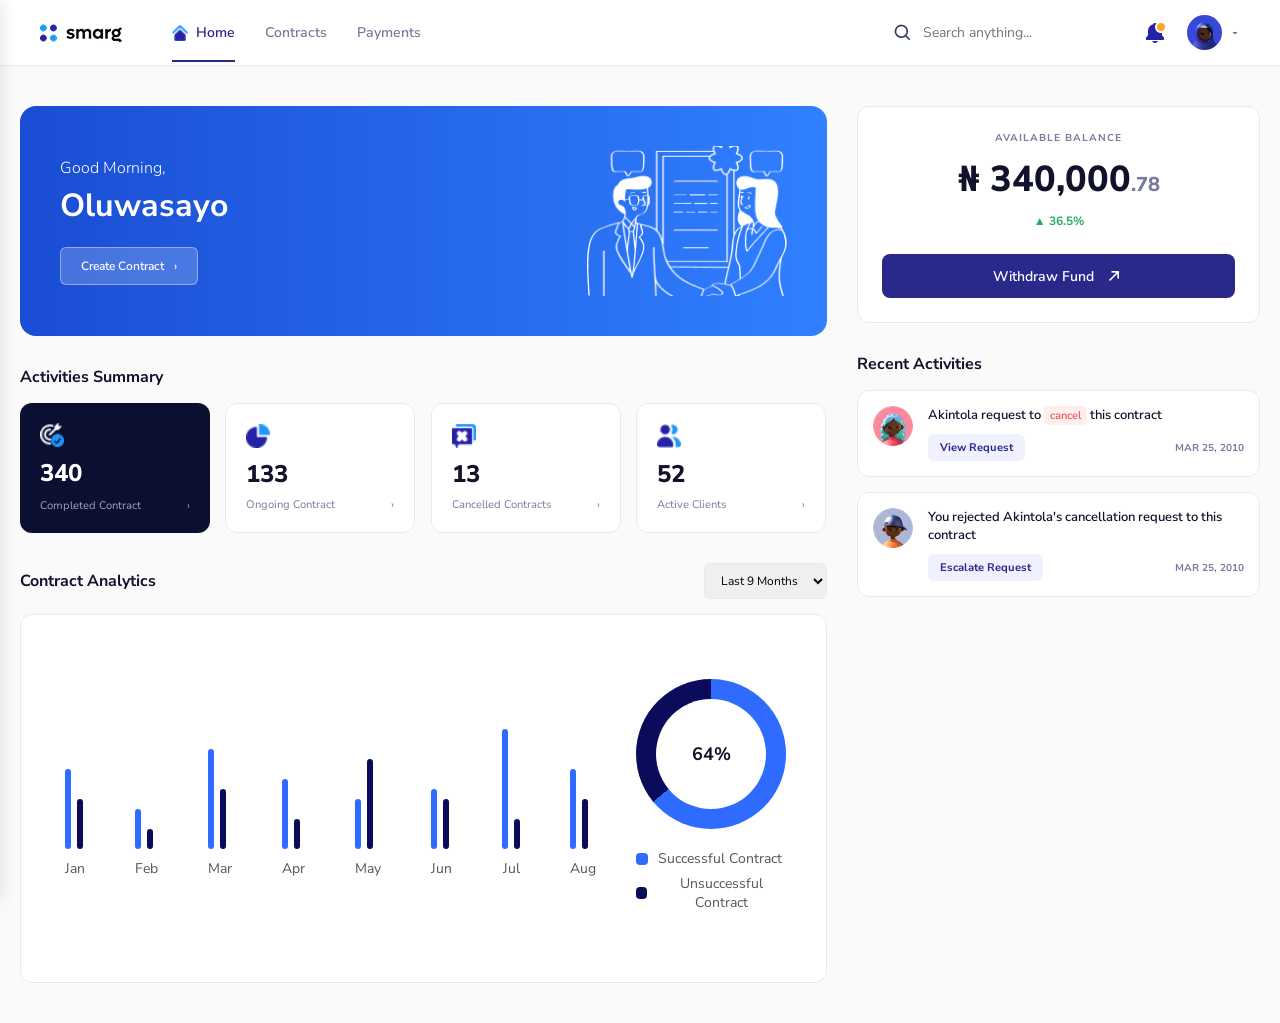
<file: dashboard.html>
<!doctype html>
<html lang="en">
  <head>
    <meta charset="UTF-8" />
    <meta name="viewport" content="width=device-width, initial-scale=1.0" />
    <title>Dashboard - Smarg</title>
    <link
      href="https://fonts.googleapis.com/css2?family=Nunito+Sans:wght@300;400;600;700;800&display=swap"
      rel="stylesheet"
    />
    <link rel="stylesheet" href="assets/css/dash.css" />
    <link rel="icon" type="image/jpeg/png" href="/assets/img/favicon.jpeg" />
  </head>
  <body>
    <div
      class="sidebar-overlay"
      id="sidebar-overlay"
      onclick="toggleSidebar()"
    ></div>

    <div class="mobile-sidebar" id="mobile-sidebar">
      <button class="close-sidebar" onclick="toggleSidebar()">×</button>
      <div class="logo">
        <img src="assets/img/logo.png" alt="Logo" />
      </div>
      <div class="mobile-nav">
        <a href="dashboard.html" class="active"
          ><img
            src="assets/img/home-icom.png"
            alt="Home"
            class="home-icon img-placeholder"
          />
          Home
        </a>
        <a href="contracts.html"
          ><img
            src="assets/img/hand-shake1.png"
            alt="Contracts"
            class="home-icon img-placeholder"
          />Contracts</a
        >
        <a href="payments.html"
          ><img
            src="assets/img/wallet.png"
            alt="Payments"
            class="home-icon img-placeholder"
          />Payments</a
        >
      </div>
    </div>

    <header class="header">
      <div class="logo-nav">
        <button class="hamburger" onclick="toggleSidebar()">☰</button>
        <div class="logo">
          <img src="assets/img/logo.png" alt="Logo" />
        </div>
        <div class="nav-links">
          <a href="#" class="active" onclick="showDashboard()">
            <img
              src="assets/img/home-icom.png"
              alt="Home"
              class="home-icon img-placeholder"
            />
            Home
          </a>
          <a href="contracts.html">Contracts</a>
          <a href="payments.html">Payments</a>
        </div>
      </div>
      <div class="header-actions">
        <div class="search-bar">
          <span><img src="assets/img/search.png" /></span>
          <input type="text" placeholder="Search anything..." />
        </div>

        <img
          src="assets/img/bell.png"
          alt="Notifications"
          class="bell-icon img-placeholder"
        />

        <div
          class="profile-dropdown-container"
          onclick="toggleProfileMenu(event)"
        >
          <div class="profile-trigger">
            <img
              src="assets/img/profile.png"
              alt="Profile"
              class="profile-pic img-placeholder"
            />
            <img
              src="assets/img/arrow-down.png"
              alt="v"
              class="img-placeholder"
              style="width: 10px; height: 10px; margin-left: 8px"
            />
          </div>

          <div class="profile-menu" id="profileMenu">
            <a href="profile.html" class="profile-menu-item">
              <img
                src="assets/img/user-icon.png"
                alt="User"
                class="menu-icon img-placeholder"
              />
              My Profile
            </a>
            <a href="signin.html" class="profile-menu-item">
              <img
                src="assets/img/logout.png"
                alt="Logout"
                class="menu-icon img-placeholder"
              />
              Log Out
            </a>
          </div>
        </div>
      </div>
    </header>

    <div class="container">
      <div id="dashboard-view">
        <div class="main-col">
          <div class="hero-banner">
            <div class="hero-text">
              <p>Good Morning,</p>
              <h1>Oluwasayo</h1>
              <button
                class="btn-create"
                onclick="openModal('modal-create-role')"
              >
                Create Contract <span>›</span>
              </button>
            </div>
            <img
              src="assets/img/handshake.png"
              alt="Good Morning Graphic"
              class="hero-illustration img-placeholder"
            />
          </div>

          <div>
            <div class="section-title-main">Activities Summary</div>
            <div class="activities-grid">
              <div class="activity-card dark">
                <img
                  src="assets/img/act1.png"
                  alt="Icon"
                  class="activity-icon img-placeholder"
                />
                <h3>340</h3>
                <p>Completed Contract <span>›</span></p>
              </div>
              <div class="activity-card">
                <img
                  src="assets/img/act2.png"
                  alt="Icon"
                  class="activity-icon img-placeholder"
                />
                <h3>133</h3>
                <p>Ongoing Contract <span>›</span></p>
              </div>
              <div class="activity-card">
                <img
                  src="assets/img/act3.png"
                  alt="Icon"
                  class="activity-icon img-placeholder"
                />
                <h3>13</h3>
                <p>Cancelled Contracts <span>›</span></p>
              </div>
              <div class="activity-card">
                <img
                  src="assets/img/act4.png"
                  alt="Icon"
                  class="activity-icon img-placeholder"
                />
                <h3>52</h3>
                <p>Active Clients <span>›</span></p>
              </div>
            </div>
          </div>

          <div>
            <div class="analytics-header">
              <div class="section-title-main" style="margin: 0">
                Contract Analytics
              </div>
              <select>
                <option>Last 9 Months</option>
                <option>Last 6 Months</option>
                <option>Last 3 Months</option>
              </select>
            </div>
            <div class="card">
              <section class="stats">
                <div class="stats-container">
                  <!-- LEFT: BAR CHART -->
                  <div class="bar-chart">
                    <!-- Repeat this block -->
                    <div class="bar-group">
                      <div class="bars">
                        <span class="bar light" style="height: 80px"></span>
                        <span class="bar dark" style="height: 50px"></span>
                      </div>
                      <p>Jan</p>
                    </div>

                    <div class="bar-group">
                      <div class="bars">
                        <span class="bar light" style="height: 40px"></span>
                        <span class="bar dark" style="height: 20px"></span>
                      </div>
                      <p>Feb</p>
                    </div>

                    <div class="bar-group">
                      <div class="bars">
                        <span class="bar light" style="height: 100px"></span>
                        <span class="bar dark" style="height: 60px"></span>
                      </div>
                      <p>Mar</p>
                    </div>

                    <div class="bar-group">
                      <div class="bars">
                        <span class="bar light" style="height: 70px"></span>
                        <span class="bar dark" style="height: 30px"></span>
                      </div>
                      <p>Apr</p>
                    </div>

                    <div class="bar-group">
                      <div class="bars">
                        <span class="bar light" style="height: 50px"></span>
                        <span class="bar dark" style="height: 90px"></span>
                      </div>
                      <p>May</p>
                    </div>

                    <div class="bar-group">
                      <div class="bars">
                        <span class="bar light" style="height: 60px"></span>
                        <span class="bar dark" style="height: 50px"></span>
                      </div>
                      <p>Jun</p>
                    </div>

                    <div class="bar-group">
                      <div class="bars">
                        <span class="bar light" style="height: 120px"></span>
                        <span class="bar dark" style="height: 30px"></span>
                      </div>
                      <p>Jul</p>
                    </div>

                    <div class="bar-group">
                      <div class="bars">
                        <span class="bar light" style="height: 80px"></span>
                        <span class="bar dark" style="height: 50px"></span>
                      </div>
                      <p>Aug</p>
                    </div>
                  </div>

                  <!-- RIGHT: DONUT -->
                  <div class="donut-box">
                    <div class="donut">
                      <span class="percent">64%</span>
                    </div>

                    <div class="legend">
                      <div>
                        <span class="dot light"></span> Successful Contract
                      </div>
                      <div>
                        <span class="dot dark"></span> Unsuccessful Contract
                      </div>
                    </div>
                  </div>
                </div>
              </section>
            </div>
          </div>
        </div>

        <div class="side-col">
          <div class="card balance-card">
            <div class="balance-label">AVAILABLE BALANCE</div>
            <div class="balance-amount">₦ 340,000<span>.78</span></div>
            <div class="balance-increase">▲ 36.5%</div>
            <button
              class="btn-primary"
              onclick="openModal('modal-withdraw-amount')"
            >
              Withdraw Fund <img src="assets/img/arrow-right-up.png" />
            </button>
          </div>

          <div>
            <div class="section-title-main">Recent Activities</div>
            <div class="recent-activity-list">
              <div class="activity-item">
                <img
                  src="assets/img/akintola.png"
                  alt="User"
                  class="avatar-img img-placeholder"
                />
                <div class="activity-content">
                  <p>
                    Akintola request to
                    <span class="status-badge">cancel</span> this contract
                  </p>
                  <div class="activity-footer">
                    <button
                      class="btn-action"
                      onclick="openModal('modal-request-details')"
                    >
                      View Request
                    </button>
                    <span class="activity-date">MAR 25, 2010</span>
                  </div>
                </div>
              </div>
              <div class="activity-item">
                <img
                  src="assets/img/akintola2.png"
                  alt="User"
                  class="avatar-img img-placeholder"
                />
                <div class="activity-content">
                  <p>
                    You rejected Akintola's cancellation request to this
                    contract
                  </p>
                  <div class="activity-footer">
                    <button
                      class="btn-action"
                      onclick="openModal('modal-request-details akintola')"
                    >
                      Escalate Request
                    </button>
                    <span class="activity-date">MAR 25, 2010</span>
                  </div>
                </div>
              </div>
            </div>
          </div>
        </div>
      </div>

      <div id="contract-view">
        <div class="stepper">
          <div class="step active" id="indicator-1">
            <div class="step-circle">1</div>
            <div class="step-label mt-2">Basic Information</div>
          </div>
          <div class="stepper-line" id="line-1"></div>
          <div class="step" id="indicator-2">
            <div class="step-circle">2</div>
            <div class="step-label mt-2">Upload Contract</div>
          </div>
          <div class="stepper-line" id="line-2"></div>
          <div class="step" id="indicator-3">
            <div class="step-circle">3</div>
            <div class="step-label mt-2">Payment</div>
          </div>
        </div>

        <form
          id="step-1"
          class="contract-step"
          onsubmit="
            event.preventDefault();
            goToStep(2);
          "
        >
          <div class="form-section">
            <h2>Basic Information</h2>
            <p>The status of a client or freelancer is based on</p>
          </div>

          <div class="section-title">Contract Information</div>
          <div class="input-group">
            <input
              type="text"
              class="input-field"
              placeholder="Contract Name"
              required
            />
            <div
              class="input-group-modal"
              style="flex: 1; margin: 0; padding: 0 15px; border-radius: 8px"
            >
              <select>
                <option>NGN</option>
              </select>
              <input type="text" placeholder="Contract Amount" required />
            </div>
          </div>
          <textarea
            class="input-field"
            placeholder="Contract Description"
            required
          ></textarea>

          <div class="section-title">Add Client</div>
          <div class="input-group" style="margin-bottom: 30px">
            <input
              type="text"
              class="input-field"
              placeholder="Client Name"
              required
            />
            <input
              type="email"
              class="input-field"
              placeholder="Client Email Address"
              required
            />
          </div>

          <div class="action-buttons">
            <button type="submit" class="btn-primary">Continue</button>
          </div>
        </form>

        <form
          id="step-2"
          class="contract-step"
          style="display: none"
          onsubmit="
            event.preventDefault();
            goToStep(3);
          "
        >
          <div class="form-section">
            <h2>Upload Contract</h2>
            <p>
              Kindly upload your contract or
              <a href="#" style="color: var(--primary)">use contract sample</a>
            </p>
          </div>

          <input
            type="file"
            id="contract-file"
            style="opacity: 0; position: absolute; z-index: -1"
            accept=".pdf,.doc,.docx"
            required
          />

          <div class="upload-area" id="upload-box">
            <!-- <img src="" alt="Upload" class="upload-icon img-placeholder" /> -->
            <p>Drag and drop file here or <a>Browse</a></p>
            <span>Supported format : pdf, doc or docx</span>
            <div id="file-name-display"></div>
          </div>

          <div class="action-buttons">
            <button type="button" class="btn-outline" onclick="goToStep(1)">
              Previous
            </button>
            <button type="submit" class="btn-primary">Continue</button>
          </div>
        </form>

        <div id="step-3" class="contract-step" style="display: none">
          <div class="form-section">
            <h2>Choose Payment Method</h2>
            <p>The status of a client or freelancer is based on</p>
          </div>

          <div class="payment-method" onclick="openModal('modal-choose-bank')">
            <img
              src="assets/img/cellphone.png"
              alt="USSD"
              class="payment-method-icon img-placeholder"
            />
            <span>Payment With USSD Code</span>
          </div>
          <div
            class="payment-method"
            onclick="openModal('modal-crypto-payment')"
          >
            <img
              src="assets/img/wallet.png"
              alt="Crypto"
              class="payment-method-icon img-placeholder"
            />
            <span>Payment With Cryptocurrency</span>
          </div>

          <div class="divider">Or</div>

          <div class="section-title">Select Card</div>

          <div class="custom-select" id="contractCardSelect">
            <div
              class="select-trigger"
              onclick="toggleDropdown('contractCardSelect')"
            >
              <div style="display: flex; align-items: center; gap: 10px">
                <span class="radio-circle" style="border-color: var(--primary)"
                  ><span
                    style="
                      background: var(--primary);
                      width: 8px;
                      height: 8px;
                      border-radius: 50%;
                      display: block;
                      margin: 2px;
                    "
                  ></span
                ></span>
                MasterCard **** 2829
              </div>
              <span>∨</span>
            </div>
            <div class="select-options">
              <div class="option selected">
                <span class="radio-circle"></span>
                <span>MasterCard **** 2829</span>
                <img
                  src="assets/img/mastercard.png"
                  alt="MasterCard"
                  class="bank-logo img-placeholder"
                  style="margin-left: auto"
                />
              </div>
              <div class="option">
                <span class="radio-circle"></span>
                <span>Visa **** 1234</span>
                <img
                  src="assets/img/visa.png"
                  alt="Visa"
                  class="bank-logo img-placeholder"
                  style="margin-left: auto"
                />
              </div>
            </div>
          </div>

          <button
            class="add-new-btn"
            style="margin-bottom: 40px"
            onclick="openModal('modal-add-new-card')"
          >
            <span>+</span> Add New Card
          </button>

          <div class="action-buttons">
            <button class="btn-outline" onclick="goToStep(2)">Previous</button>
            <button class="btn-primary" onclick="openModal('modal-success')">
              Continue
            </button>
          </div>
        </div>
      </div>
    </div>
    <!-- create contract first modal -->
    <div class="modal-overlay" id="modal-create-role">
      <div class="modal-box">
        <div class="modal-title">Create New Contract</div>
        <div class="modal-subtitle">
          Which Role are you playing in this project?
        </div>

        <div class="role-cards">
          <div class="role-card active" onclick="selectRole(this)">
            <img
              src="assets/img/freelancer.png"
              alt="Freelancer"
              class="role-icon img-placeholder"
            />
            <h4>Freelancer</h4>
            <p>The status of a client or freelancer</p>
          </div>
          <div class="role-card" onclick="selectRole(this)">
            <img
              src="assets/img/client.png"
              alt="Client"
              class="role-icon img-placeholder"
            />
            <h4>Client</h4>
            <p>The status of a client or freelancer</p>
          </div>
        </div>

        <button class="btn-primary" onclick="startContractFlow()">
          Continue
        </button>
      </div>
    </div>

    <!-- Withdrawal Modal  -->

    <div class="modal-overlay" id="modal-withdraw-amount">
      <form
        class="modal-box"
        onsubmit="
          event.preventDefault();
          switchModal('modal-withdraw-amount', 'modal-withdraw-card');
        "
      >
        <div class="modal-title">Withdraw Fund</div>
        <div class="modal-subtitle">
          The status of a client or freelancer is based on
        </div>

        <div class="input-group-modal">
          <select>
            <option>NGN</option>
          </select>
          <input type="text" placeholder="Amount" required />
        </div>

        <div class="available-bal-badge">Available balance : ₦500,000.45</div>

        <button type="submit" class="btn-primary">Continue</button>
      </form>
    </div>

    <div class="modal-overlay" id="modal-withdraw-card">
      <div class="modal-box">
        <div
          class="back-link"
          onclick="switchModal('modal-withdraw-card', 'modal-withdraw-amount')"
        >
          <img
            src="assets/img/back.png"
            alt="<"
            class="back-icon img-placeholder"
          />
          Back to Amount
        </div>

        <div class="balance-label" style="margin-top: 30px">
          WITHDRAW AMOUNT
        </div>
        <div class="balance-amount" style="margin-bottom: 30px">
          ₦ 340,000<span>.78</span>
        </div>

        <div class="section-title">Select Card</div>

        <div class="custom-select" id="withdrawCardSelect">
          <div
            class="select-trigger"
            onclick="toggleDropdown('withdrawCardSelect')"
          >
            <div style="display: flex; align-items: center; gap: 10px">
              <img
                src="assets/img/uba.png"
                alt="UBA"
                class="bank-logo img-placeholder"
              />
              2122774814 - Ogunlade Oluwasayo
            </div>
            <span>∨</span>
          </div>
          <div class="select-options">
            <div class="option selected">
              <span class="radio-circle"></span>
              <span>MasterCard **** 2829</span>
              <img
                src="assets/img/mastercard.png"
                alt="MasterCard"
                class="bank-logo img-placeholder"
                style="margin-left: auto"
              />
            </div>
            <div class="option">
              <span class="radio-circle"></span>
              <span>Visa **** 1234</span>
              <img
                src="assets/img/visa.png"
                alt="Visa"
                class="bank-logo img-placeholder"
                style="margin-left: auto"
              />
            </div>
            <div class="option">
              <span class="radio-circle"></span>
              <span>Verve **** 2829</span>
              <img
                src="assets/img/verve.png"
                alt="Verve"
                class="bank-logo img-placeholder"
                style="margin-left: auto"
              />
            </div>
          </div>
        </div>

        <button
          class="add-new-btn mb-4"
          style="margin-bottom: 30px"
          onclick="switchModal('modal-withdraw-card', 'modal-add-bank')"
        >
          <span>+</span> Add New Bank
        </button>

        <button
          class="btn-primary"
          onclick="switchModal('modal-withdraw-card', 'modal-success')"
        >
          Withdraw ₦55,000
        </button>
      </div>
    </div>

    <div class="modal-overlay" id="modal-add-bank">
      <form
        class="modal-box"
        onsubmit="
          event.preventDefault();
          switchModal('modal-add-bank', 'modal-confirm-bank');
        "
      >
        <div
          class="back-link"
          onclick="switchModal('modal-add-bank', 'modal-withdraw-card')"
        >
          <img
            src="assets/img/back.png"
            alt="<"
            class="back-icon img-placeholder"
          />
          Back to Amount
        </div>

        <div class="modal-title" style="margin-top: 30px">Add New Bank</div>
        <div class="modal-subtitle">
          The status of a client or freelancer is based on
        </div>

        <div class="input-group-modal">
          <select style="width: 100%">
            <option>Select Bank</option>
          </select>
        </div>
        <div class="input-group-modal">
          <input type="text" placeholder="Account Number" required />
        </div>

        <div class="resolved-name-badge">OGUNLADE, OLUWASAYO JULIANA</div>

        <button type="submit" class="btn-primary">Add Bank</button>
      </form>
    </div>

    <div class="modal-overlay" id="modal-confirm-bank">
      <form
        class="modal-box"
        onsubmit="
          event.preventDefault();
          switchModal('modal-confirm-bank', 'modal-withdraw-card');
        "
      >
        <div
          class="back-link"
          onclick="switchModal('modal-confirm-bank', 'modal-add-bank')"
        >
          <img
            src="assets/img/back.png"
            alt="<"
            class="back-icon img-placeholder"
          />
          Back to Amount
        </div>

        <div class="modal-title" style="margin-top: 30px">
          Confirm Bank Details
        </div>
        <div class="modal-subtitle">
          A 6-digit verification has been sent to <strong>081***09</strong>
        </div>

        <div class="otp-container">
          <input type="text" maxlength="1" class="otp-input" required />
          <input type="text" maxlength="1" class="otp-input" required />
          <input type="text" maxlength="1" class="otp-input" required />
          <input type="text" maxlength="1" class="otp-input" required />
          <input type="text" maxlength="1" class="otp-input" required />
          <input type="text" maxlength="1" class="otp-input" required />
        </div>

        <button type="submit" class="btn-primary">Confirm Bank</button>

        <div class="resend-link">
          Didn't receive any code? <br />
          <a href="#">Resend Code</a>
        </div>
      </form>
    </div>

    <div class="modal-overlay" id="modal-success">
      <div class="modal-box">
        <img
          src="assets/img/success.png"
          alt="Success"
          class="success-icon img-placeholder"
        />
        <div class="modal-title">Transaction Successful</div>
        <div
          class="modal-subtitle"
          style="margin-bottom: 40px; line-height: 1.5"
        >
          The status of a client or freelancer is based<br />on who created the
          contract or who
        </div>
        <button
          class="btn-primary"
          onclick="
            closeAllModals();
            showDashboard();
          "
        >
          Okay, Got it
        </button>
      </div>
    </div>

    <!-- Add New Card Modal  -->
    <div class="modal-overlay" id="modal-add-new-card">
      <form
        class="modal-box"
        onsubmit="
          event.preventDefault();
          closeAllModals();
        "
      >
        <div class="modal-title">Add New Card</div>
        <div class="modal-subtitle">
          The status of a client or freelancer is based on
        </div>

        <div class="input-group-modal">
          <input
            type="text"
            placeholder="Name on Card"
            style="width: 100%"
            required
          />
        </div>
        <div
          class="input-group-modal"
          style="
            display: flex;
            justify-content: space-between;
            align-items: center;
          "
        >
          <input
            type="text"
            placeholder="Card Number"
            style="width: 100%"
            required
          />
          <img
            src="assets/img/mastercard.png"
            alt="MasterCard"
            class="bank-logo img-placeholder"
            style="width: 30px"
          />
        </div>

        <div style="display: flex; gap: 15px; margin-bottom: 20px">
          <div class="input-group-modal" style="flex: 1; margin-bottom: 0">
            <input type="text" placeholder="CVV" style="width: 100%" required />
          </div>
          <div class="input-group-modal" style="flex: 1; margin-bottom: 0">
            <input
              type="text"
              placeholder="Expiry Date"
              style="width: 100%"
              required
            />
          </div>
        </div>

        <button type="submit" class="btn-primary" style="margin-top: 10px">
          Add Card
        </button>
      </form>
    </div>

    <!-- Pay with Bank Modal  -->
    <div class="modal-overlay" id="modal-choose-bank">
      <div class="modal-box" style="max-width: 700px">
        <div class="modal-title">Choose Your Bank</div>
        <div class="modal-subtitle">
          The status of a client or freelancer is based on
        </div>

        <div class="bank-grid">
          <div
            class="bank-card"
            onclick="switchModal('modal-choose-bank', 'modal-ussd-code')"
          >
            <img src="assets/img/uba.png" alt="UBA" class="img-placeholder" />
          </div>
          <div
            class="bank-card"
            onclick="switchModal('modal-choose-bank', 'modal-ussd-code')"
          >
            <img src="assets/img/wema.png" alt="WEMA" class="img-placeholder" />
          </div>
          <div
            class="bank-card"
            onclick="switchModal('modal-choose-bank', 'modal-ussd-code')"
          >
            <img src="assets/img/kuda.png" alt="Kuda" class="img-placeholder" />
          </div>
          <div
            class="bank-card"
            onclick="switchModal('modal-choose-bank', 'modal-ussd-code')"
          >
            <img
              src="assets/img/fidelity.png"
              alt="Fidelity"
              class="img-placeholder"
            />
          </div>
          <div
            class="bank-card"
            onclick="switchModal('modal-choose-bank', 'modal-ussd-code')"
          >
            <img
              src="assets/img/access.png"
              alt="Access"
              class="img-placeholder"
            />
          </div>
          <div
            class="bank-card"
            onclick="switchModal('modal-choose-bank', 'modal-ussd-code')"
          >
            <img
              src="assets/img/heritagebank.png"
              alt="Heritage"
              class="img-placeholder"
            />
          </div>
          <div
            class="bank-card"
            onclick="switchModal('modal-choose-bank', 'modal-ussd-code')"
          >
            <img src="assets/img/fcmb.png" alt="FCMB" class="img-placeholder" />
          </div>
          <div
            class="bank-card"
            onclick="switchModal('modal-choose-bank', 'modal-ussd-code')"
          >
            <img
              src="assets/img/unionbank.png"
              alt="Union"
              class="img-placeholder"
            />
          </div>
        </div>
      </div>
    </div>

    <div class="modal-overlay" id="modal-ussd-code">
      <div class="modal-box">
        <img
          src="assets/img/ussd.png"
          alt="USSD Phone"
          class="ussd-phone-icon img-placeholder"
        />
        <div class="modal-title">USSD Code</div>
        <div class="modal-subtitle" style="line-height: 1.5">
          Copy and dial the code below on your<br />phone to pay
          <strong>₦55,000</strong>
        </div>

        <div class="ussd-code-box">
          <span>*894*0004*0204#</span>
          <button class="copy-btn">
            <img
              src="assets/img/copy-fill.png"
              alt="Copy"
              class="img-placeholder"
              style="width: 16px; height: 16px"
            />
          </button>
        </div>

        <button
          class="btn-primary"
          onclick="switchModal('modal-ussd-code', 'modal-success')"
          style="margin-top: 20px"
        >
          Confirm Payment
        </button>
      </div>
    </div>

    <!-- Pay with Crypto Modal  -->
    <div class="modal-overlay" id="modal-crypto-payment">
      <form
        class="modal-box"
        onsubmit="
          event.preventDefault();
          switchModal('modal-crypto-payment', 'modal-success');
        "
      >
        <div class="modal-title">Crypto Payment</div>
        <div class="modal-subtitle">
          The status of a client or freelancer is based on
        </div>

        <div class="input-group-modal" style="margin-top: 30px">
          <input
            type="text"
            placeholder="Crypto Address"
            style="width: 100%"
            required
          />
        </div>

        <div class="terms-text">
          By signing up, I agree to the product's
          <a href="privacy-policy.html">Privacy Policy</a><br />and
          <a href="#">Terms of Service</a>
        </div>

        <button type="submit" class="btn-primary">Pay ₦55,000</button>
      </form>
    </div>

    <!-- Request Modal  -->
    <div class="modal-overlay" id="modal-request-details">
      <div
        class="modal-box"
        style="max-width: 550px; text-align: left; padding: 40px"
      >
        <div
          class="modal-title"
          style="text-align: center; margin-bottom: 40px; font-size: 24px"
        >
          Request from Akinwale
        </div>

        <div class="request-details-grid">
          <div class="detail-block">
            <span class="detail-label">REQUEST DATE</span>
            <div class="detail-value">Aug 10, 2012</div>
          </div>
          <div class="detail-block">
            <span class="detail-label">REQUEST TYPE</span>
            <div
              class="detail-value"
              style="display: flex; align-items: center; gap: 10px"
            >
              Cancellation
              <span
                class="status-badge"
                style="font-size: 12px; padding: 4px 8px"
                >cancel</span
              >
            </div>
          </div>
          <div class="detail-block">
            <span class="detail-label">REQUEST BY</span>
            <div
              class="detail-value"
              style="display: flex; align-items: center; gap: 10px"
            >
              <img
                src="assets/img/akintola.png"
                alt="Brooklyn"
                class="avatar-img img-placeholder"
                style="width: 30px; height: 30px"
              />
              Brooklyn Simmons
            </div>
          </div>
          <div class="detail-block">
            <span class="detail-label">CONTRACT ROLE</span>
            <div class="detail-value">Freelancer</div>
          </div>
        </div>

        <div style="margin-top: 30px">
          <h4
            style="
              font-size: 16px;
              margin-bottom: 10px;
              color: var(--text-dark);
            "
          >
            Reason for Cancellation
          </h4>
          <p
            style="font-size: 14px; color: var(--text-light); line-height: 1.6"
          >
            The status of a client or freelancer is based on who created the
            contract or who the role is assigned to. In that regard, no separate
            client or freelancer dashboard. Based on one's status on the
            contract, features would be enabled.
          </p>
        </div>

        <div class="reject-btn">
          <button class="btn-reject" onclick="closeAllModals()">
            Reject Request
          </button>
          <button class="btn-primary" onclick="closeAllModals()">
            Accept Request
          </button>
        </div>
      </div>
    </div>

    <!-- Akintola Request  -->
    <div class="modal-overlay" id="modal-request-details akintola">
      <div
        class="modal-box"
        style="max-width: 550px; text-align: left; padding: 40px"
      >
        <div
          class="modal-title"
          style="text-align: center; margin-bottom: 40px; font-size: 24px"
        >
          Request from Akintola
        </div>

        <div class="request-details-grid">
          <div class="detail-block">
            <span class="detail-label">REQUEST DATE</span>
            <div class="detail-value">Aug 10, 2012</div>
          </div>
          <div class="detail-block">
            <span class="detail-label">REQUEST TYPE</span>
            <div
              class="detail-value"
              style="display: flex; align-items: center; gap: 10px"
            >
              Cancellation
              <span
                class="status-badge"
                style="font-size: 12px; padding: 4px 8px"
                >cancel</span
              >
            </div>
          </div>
          <div class="detail-block">
            <span class="detail-label">REQUEST BY</span>
            <div
              class="detail-value"
              style="display: flex; align-items: center; gap: 10px"
            >
              <img
                src="assets/img/akintola.png"
                alt="Brooklyn"
                class="avatar-img img-placeholder"
                style="width: 30px; height: 30px"
              />
              Brooklyn Simmons
            </div>
          </div>
          <div class="detail-block">
            <span class="detail-label">CONTRACT ROLE</span>
            <div class="detail-value">Freelancer</div>
          </div>
        </div>

        <div style="margin-top: 30px">
          <h4
            style="
              font-size: 16px;
              margin-bottom: 10px;
              color: var(--text-dark);
            "
          >
            Reason for Cancellation
          </h4>
          <p
            style="font-size: 14px; color: var(--text-light); line-height: 1.6"
          >
            The status of a client or freelancer is based on who created the
            contract or who the role is assigned to. In that regard, no separate
            client or freelancer dashboard. Based on one's status on the
            contract, features would be enabled.
          </p>
        </div>

        <div style="display: flex; gap: 15px; margin-top: 40px">
          <button class="btn-reject" onclick="closeAllModals()">
            Reject Request
          </button>
          <button class="btn-primary" onclick="closeAllModals()">
            Accept Request
          </button>
        </div>
      </div>
    </div>

    <script src="assets/js/dash.js"></script>
  </body>
</html>
</file>
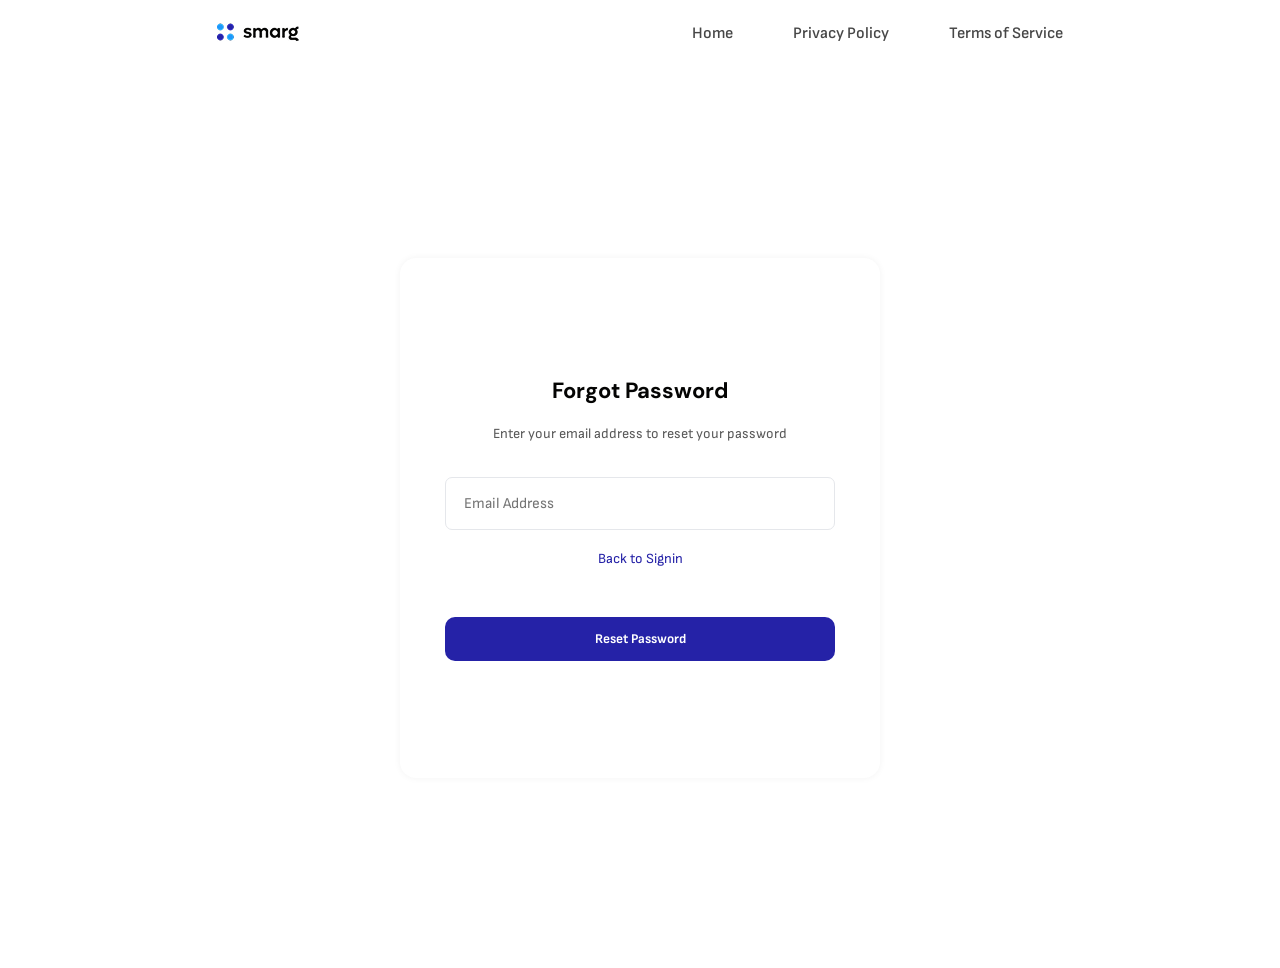
<file: forgot.html>
<!doctype html>
<html lang="en">
  <head>
    <meta charset="UTF-8" />
    <meta name="viewport" content="width=device-width, initial-scale=1.0" />
    <title>Forgot Password - Smarg</title>
    <link rel="stylesheet" href="assets/css/style.css" />
    <link rel="preconnect" href="https://fonts.googleapis.com" />
    <link rel="preconnect" href="https://fonts.gstatic.com" crossorigin />
    <link
      href="https://fonts.googleapis.com/css2?family=DM+Sans:ital,opsz,wght@0,9..40,100..1000;1,9..40,100..1000&family=Sofia+Sans:ital,wght@0,1..1000;1,1..1000&display=swap"
      rel="stylesheet"
    />
    <link rel="icon" type="image/jpeg/png" href="/assets/img/favicon.jpeg" />
  </head>
  <body>
    <!-- Header section  -->
    <section class="header">
      <div class="logo">
        <a href="index.html"><img src="assets/img/logo.png" /></a>
      </div>
      <div class="hamburger" id="hamburger">☰</div>

      <div class="mobile-menu" id="mobileMenu">
        <nav>
          <a href="index.html">Home</a>
          <a href="privacy-policy.html">Privacy Policy</a>
          <a href="#">Terms of Service</a>
        </nav>
      </div>
    </section>

    <section class="auth-container">
      <form class="form-box" onsubmit="handleResetPassword(event)">
        <h1>Forgot Password</h1>
        <p>Enter your email address to reset your password</p>
        <input type="email" placeholder="Email Address" required />

        <p class="terms">
          <a href="signin.html" class="forgo">Back to Signin</a>
        </p>

        <div class="buttons">
          <button type="submit" class="signup-btn">Reset Password</button>
        </div>

        <div class="already mobile-only">
          <p class="signin">
            Already a member? <a href="signin.html">Sign up</a>
          </p>
        </div>
      </form>
    </section>
    <script src="assets/js/script.js" defer></script>
  </body>
</html>
</file>
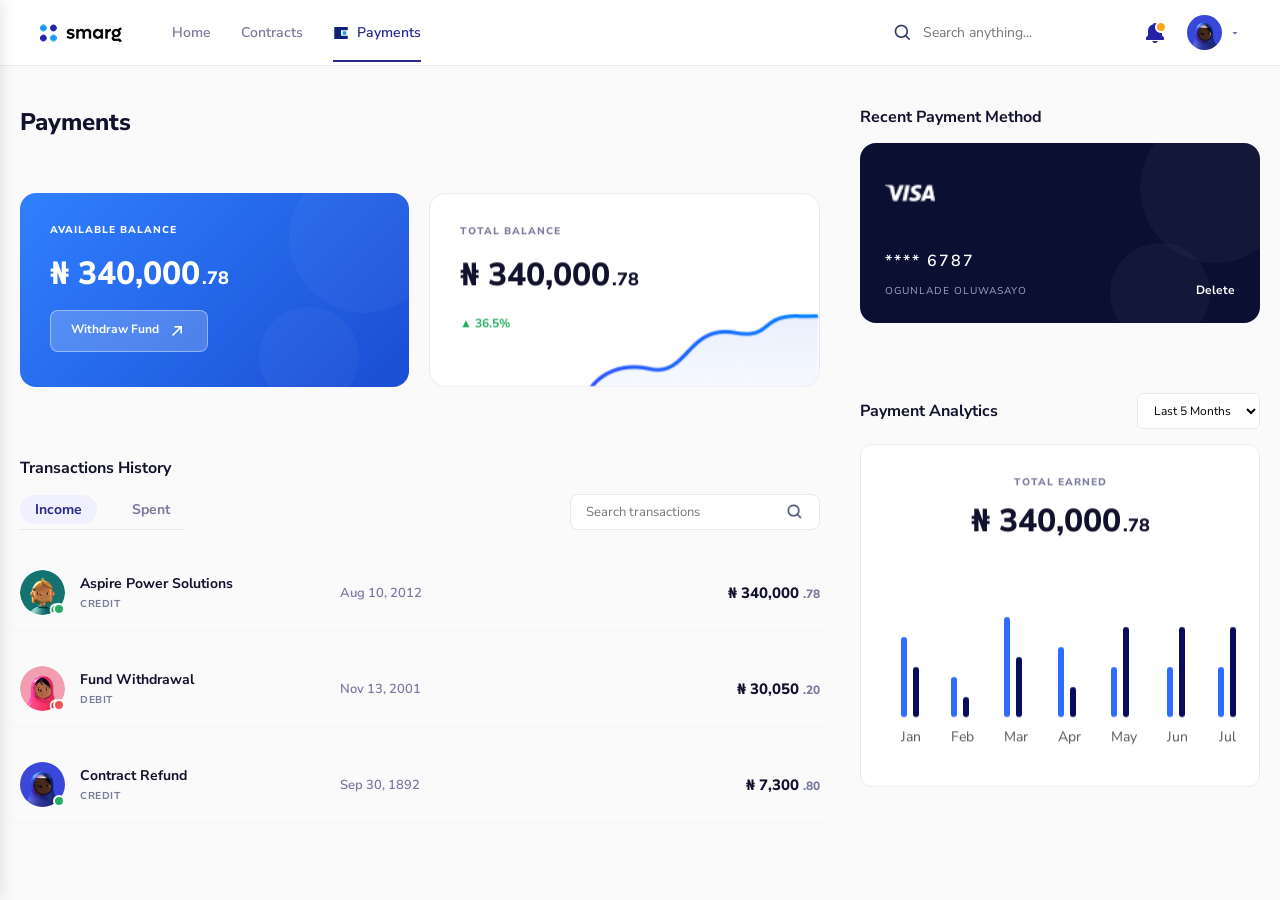
<file: payments.html>
<!doctype html>
<html lang="en">
  <head>
    <meta charset="UTF-8" />
    <meta name="viewport" content="width=device-width, initial-scale=1.0" />
    <title>Payments - Smarg</title>
    <link
      href="https://fonts.googleapis.com/css2?family=Nunito+Sans:wght@300;400;600;700;800&display=swap"
      rel="stylesheet"
    />

    <link rel="stylesheet" href="assets/css/dash.css" />
    <link rel="stylesheet" href="assets/css/payments.css" />
    <link rel="icon" type="image/jpeg/png" href="/assets/img/favicon.jpeg" />
  </head>
  <body>
    <div
      class="sidebar-overlay"
      id="sidebar-overlay"
      onclick="toggleSidebar()"
    ></div>

    <div class="mobile-sidebar" id="mobile-sidebar">
      <button class="close-sidebar" onclick="toggleSidebar()">×</button>
      <div class="logo">
        <img src="assets/img/logo.png" alt="Logo" />
      </div>
      <div class="mobile-nav">
        <a href="dashboard.html"
          ><img
            src="assets/img/home-icom.png"
            alt="Home"
            class="home-icon img-placeholder"
          />
          Home
        </a>
        <a href="contracts.html"
          ><img
            src="assets/img/hand-shake1.png"
            alt="Contracts"
            class="home-icon img-placeholder"
          />Contracts</a
        >
        <a href="payments.html" class="active"
          ><img
            src="assets/img/wallet.png"
            alt="Payments"
            class="home-icon img-placeholder"
          />Payments</a
        >
      </div>
    </div>

    <header class="header">
      <div class="logo-nav">
        <button class="hamburger" onclick="toggleSidebar()">☰</button>
        <div class="logo">
          <img src="assets/img/logo.png" alt="Logo" />
        </div>
        <div class="nav-links">
          <a href="dashboard.html"> Home </a>
          <a href="contracts.html">Contracts</a>
          <a href="payments.html" class="active">
            <img
              src="assets/img/wallet.png"
              alt="Payments"
              class="home-icon img-placeholder"
            />
            Payments
          </a>
        </div>
      </div>
      <div class="header-actions">
        <div class="search-bar">
          <span><img src="assets/img/search.png" /></span>
          <input type="text" placeholder="Search anything..." />
        </div>
        <img
          src="assets/img/bell.png"
          alt="Notifications"
          class="bell-icon img-placeholder"
        />
        <div
          class="profile-dropdown-container"
          onclick="toggleProfileMenu(event)"
        >
          <div class="profile-trigger">
            <img
              src="assets/img/profile.png"
              alt="Profile"
              class="profile-pic img-placeholder"
            />
            <img
              src="assets/img/arrow-down.png"
              alt="v"
              class="img-placeholder"
              style="width: 10px; height: 10px; margin-left: 8px"
            />
          </div>

          <div class="profile-menu" id="profileMenu">
            <a href="profile.html" class="profile-menu-item">
              <img
                src="assets/img/user-icon.png"
                alt="User"
                class="menu-icon img-placeholder"
              />
              My Profile
            </a>
            <a href="signin.html" class="profile-menu-item">
              <img
                src="assets/img/logout.png"
                alt="Logout"
                class="menu-icon img-placeholder"
              />
              Log Out
            </a>
          </div>
        </div>
      </div>
    </header>

    <div class="container">
      <div id="payments-view" class="payments-layout">
        <div class="main-col">
          <h1 class="page-title">Payments</h1>

          <div class="payment-cards-row">
            <div class="payment-card blue-card">
              <div class="circle circle-1"></div>
              <div class="circle circle-2"></div>
              <div style="position: relative; z-index: 2">
                <div class="card-label">AVAILABLE BALANCE</div>
                <div class="card-amount">₦ 340,000<span>.78</span></div>
                <button
                  class="btn-withdraw"
                  onclick="openModal('modal-withdraw-amount')"
                >
                  Withdraw Fund <img src="assets/img/arrow-right-up.png" />
                </button>
              </div>
            </div>

            <div class="payment-card white-card relative-card">
              <div class="card-label" style="color: var(--text-light)">
                TOTAL BALANCE
              </div>
              <div class="card-amount" style="color: var(--text-dark)">
                ₦ 340,000<span>.78</span>
              </div>
              <div class="balance-increase">▲ 36.5%</div>
              <img
                src="assets/img/wave.png"
                alt="Wave Chart"
                class="wave-chart img-placeholder"
              />
            </div>
          </div>

          <div class="transactions-section mt-40">
            <h2 class="section-title-main">Transactions History</h2>

            <div class="transactions-header">
              <div class="tabs">
                <button class="tab active" onclick="switchTab('income', this)">
                  Income
                </button>
                <button class="tab" onclick="switchTab('spent', this)">
                  Spent
                </button>
              </div>
              <div class="search-box">
                <input type="text" placeholder="Search transactions" />
                <span><img src="assets/img/search.png" /></span>
              </div>
            </div>

            <div class="transaction-list" id="transactions-list">
              <div class="transaction-item">
                <div class="user-info">
                  <div class="avatar-wrapper">
                    <img
                      src="assets/img/profile1.png"
                      alt="Avatar"
                      class="avatar-img img-placeholder"
                    />
                    <span class="status-dot green"></span>
                  </div>
                  <div class="details">
                    <h4>Aspire Power Solutions</h4>
                    <p>CREDIT</p>
                  </div>
                </div>
                <div class="trans-date">Aug 10, 2012</div>
                <div class="trans-amount">₦ 340,000 <span>.78</span></div>
              </div>

              <div class="transaction-item">
                <div class="user-info">
                  <div class="avatar-wrapper">
                    <img
                      src="assets/img/profile2.png"
                      alt="Avatar"
                      class="avatar-img img-placeholder"
                    />
                    <span class="status-dot red"></span>
                  </div>
                  <div class="details">
                    <h4>Fund Withdrawal</h4>
                    <p>DEBIT</p>
                  </div>
                </div>
                <div class="trans-date">Nov 13, 2001</div>
                <div class="trans-amount">₦ 30,050 <span>.20</span></div>
              </div>

              <div class="transaction-item">
                <div class="user-info">
                  <div class="avatar-wrapper">
                    <img
                      src="assets/img/profile.png"
                      alt="Avatar"
                      class="avatar-img img-placeholder"
                    />
                    <span class="status-dot green"></span>
                  </div>
                  <div class="details">
                    <h4>Contract Refund</h4>
                    <p>CREDIT</p>
                  </div>
                </div>
                <div class="trans-date">Sep 30, 1892</div>
                <div class="trans-amount">₦ 7,300 <span>.80</span></div>
              </div>
            </div>
          </div>
        </div>

        <div class="side-col">
          <div class="recent-payment-section">
            <h2 class="section-title-main">Recent Payment Method</h2>

            <div class="virtual-card">
              <div class="circle circle-1"></div>
              <div class="circle circle-2"></div>

              <div class="card-content">
                <img
                  src="assets/img/visa1.png"
                  alt="VISA"
                  class="visa-logo img-placeholder"
                />
                <div class="card-number">**** 6787</div>
                <div class="card-footer">
                  <div class="card-name">OGUNLADE OLUWASAYO</div>
                  <button class="btn-delete">Delete</button>
                </div>
              </div>
            </div>
          </div>

          <div class="payment-analytics-section mt-40">
            <div class="analytics-header">
              <h2 class="section-title-main" style="margin: 0">
                Payment Analytics
              </h2>
              <select class="custom-select-small">
                <option>Last 5 Months</option>
                <option>Last 3 Months</option>
                <option>Last 1 Months</option>
              </select>
            </div>

            <div class="card analytics-card">
              <div
                class="card-label"
                style="
                  color: var(--text-light);
                  font-size: 10px;
                  margin-bottom: 10px;
                "
              >
                TOTAL EARNED
              </div>
              <div
                class="card-amount"
                style="color: var(--text-dark); justify-content: center"
              >
                ₦ 340,000<span>.78</span>
              </div>

              <section class="stats">
                <div class="stats-container">
                  <!-- LEFT: BAR CHART -->
                  <div class="bar-chart">
                    <!-- Repeat this block -->
                    <div class="bar-group">
                      <div class="bars">
                        <span class="bar light" style="height: 80px"></span>
                        <span class="bar dark" style="height: 50px"></span>
                      </div>
                      <p>Jan</p>
                    </div>

                    <div class="bar-group">
                      <div class="bars">
                        <span class="bar light" style="height: 40px"></span>
                        <span class="bar dark" style="height: 20px"></span>
                      </div>
                      <p>Feb</p>
                    </div>

                    <div class="bar-group">
                      <div class="bars">
                        <span class="bar light" style="height: 100px"></span>
                        <span class="bar dark" style="height: 60px"></span>
                      </div>
                      <p>Mar</p>
                    </div>

                    <div class="bar-group">
                      <div class="bars">
                        <span class="bar light" style="height: 70px"></span>
                        <span class="bar dark" style="height: 30px"></span>
                      </div>
                      <p>Apr</p>
                    </div>

                    <div class="bar-group">
                      <div class="bars">
                        <span class="bar light" style="height: 50px"></span>
                        <span class="bar dark" style="height: 90px"></span>
                      </div>
                      <p>May</p>
                    </div>
                    <div class="bar-group">
                      <div class="bars">
                        <span class="bar light" style="height: 50px"></span>
                        <span class="bar dark" style="height: 90px"></span>
                      </div>
                      <p>Jun</p>
                    </div>
                    <div class="bar-group">
                      <div class="bars">
                        <span class="bar light" style="height: 50px"></span>
                        <span class="bar dark" style="height: 90px"></span>
                      </div>
                      <p>Jul</p>
                    </div>
                  </div>
                </div>
              </section>
            </div>
          </div>
        </div>
      </div>
    </div>

    <div class="modal-overlay" id="modal-withdraw-amount">
      <form
        class="modal-box"
        onsubmit="
          event.preventDefault();
          switchModal('modal-withdraw-amount', 'modal-withdraw-card');
        "
      >
        <div class="modal-title">Withdraw Fund</div>
        <div class="modal-subtitle">
          The status of a client or freelancer is based on
        </div>
        <div class="input-group-modal">
          <select>
            <option>NGN</option>
          </select>
          <input type="text" placeholder="Amount" required />
        </div>
        <div class="available-bal-badge">Available balance : ₦500,000.45</div>
        <button type="submit" class="btn-primary">Continue</button>
      </form>
    </div>

    <div class="modal-overlay" id="modal-withdraw-card">
      <div class="modal-box">
        <div
          class="back-link"
          onclick="switchModal('modal-withdraw-card', 'modal-withdraw-amount')"
        >
          <img
            src="assets/img/back.png"
            alt="<"
            class="back-icon img-placeholder"
          />
          Back to Amount
        </div>
        <div class="balance-label" style="margin-top: 30px">
          WITHDRAW AMOUNT
        </div>
        <div class="balance-amount" style="margin-bottom: 30px">
          ₦ 340,000<span>.78</span>
        </div>
        <div class="section-title">Select Card</div>
        <div class="custom-select" id="withdrawCardSelect">
          <div
            class="select-trigger"
            onclick="toggleDropdown('withdrawCardSelect')"
          >
            <div style="display: flex; align-items: center; gap: 10px">
              <img
                src="assets/img/uba.png"
                alt="UBA"
                class="bank-logo img-placeholder"
              />
              2122774814 - Ogunlade Oluwasayo
            </div>
            <span><img src="assets/img/arrow-down.png" /></span>
          </div>
          <div class="select-options">
            <div class="option selected">
              <span class="radio-circle"></span
              ><span>MasterCard **** 2829</span>
              <img
                src="assets/img/mastercard.png"
                alt="MasterCard"
                class="bank-logo img-placeholder"
                style="margin-left: auto"
              />
            </div>
          </div>
        </div>
        <button
          class="add-new-btn mb-4"
          style="margin-bottom: 30px"
          onclick="switchModal('modal-withdraw-card', 'modal-add-bank')"
        >
          <span>+</span> Add New Bank
        </button>
        <button
          class="btn-primary"
          onclick="switchModal('modal-withdraw-card', 'modal-success')"
        >
          Withdraw ₦55,000
        </button>
      </div>
    </div>

    <div class="modal-overlay" id="modal-add-bank">
      <form
        class="modal-box"
        onsubmit="
          event.preventDefault();
          switchModal('modal-add-bank', 'modal-confirm-bank');
        "
      >
        <div
          class="back-link"
          onclick="switchModal('modal-add-bank', 'modal-withdraw-card')"
        >
          <img
            src="assets/img/back.png"
            alt="<"
            class="back-icon img-placeholder"
          />
          Back to Amount
        </div>
        <div class="modal-title" style="margin-top: 30px">Add New Bank</div>
        <div class="modal-subtitle">
          The status of a client or freelancer is based on
        </div>
        <div class="input-group-modal">
          <select style="width: 100%">
            <option>Select Bank</option>
          </select>
        </div>
        <div class="input-group-modal">
          <input type="text" placeholder="Account Number" required />
        </div>
        <div class="resolved-name-badge">OGUNLADE, OLUWASAYO JULIANA</div>
        <button type="submit" class="btn-primary">Add Bank</button>
      </form>
    </div>

    <div class="modal-overlay" id="modal-confirm-bank">
      <form
        class="modal-box"
        onsubmit="
          event.preventDefault();
          switchModal('modal-confirm-bank', 'modal-withdraw-card');
        "
      >
        <div
          class="back-link"
          onclick="switchModal('modal-confirm-bank', 'modal-add-bank')"
        >
          <img
            src="assets/img/back.png"
            alt="<"
            class="back-icon img-placeholder"
          />
          Back to Amount
        </div>
        <div class="modal-title" style="margin-top: 30px">
          Confirm Bank Details
        </div>
        <div class="modal-subtitle">
          A 6-digit verification has been sent to <strong>081***09</strong>
        </div>
        <div class="otp-container">
          <input type="text" maxlength="1" class="otp-input" required /><input
            type="text"
            maxlength="1"
            class="otp-input"
            required
          />
          <input type="text" maxlength="1" class="otp-input" required /><input
            type="text"
            maxlength="1"
            class="otp-input"
            required
          />
          <input type="text" maxlength="1" class="otp-input" required /><input
            type="text"
            maxlength="1"
            class="otp-input"
            required
          />
        </div>
        <button type="submit" class="btn-primary">Confirm Bank</button>
        <div class="resend-link">
          Didn't receive any code? <br /><a href="#">Resend Code</a>
        </div>
      </form>
    </div>

    <div class="modal-overlay" id="modal-success">
      <div class="modal-box">
        <img
          src="assets/img/success.png"
          alt="Success"
          class="success-icon img-placeholder"
        />
        <div class="modal-title">Transaction Successful</div>
        <div
          class="modal-subtitle"
          style="margin-bottom: 40px; line-height: 1.5"
        >
          The status of a client or freelancer is based<br />on who created the
          contract or who
        </div>
        <button class="btn-primary" onclick="closeAllModals()">
          Okay, Got it
        </button>
      </div>
    </div>

    <script src="assets/js/dash.js"></script>
    <script src="assets/js/payments.js"></script>
  </body>
</html>
</file>
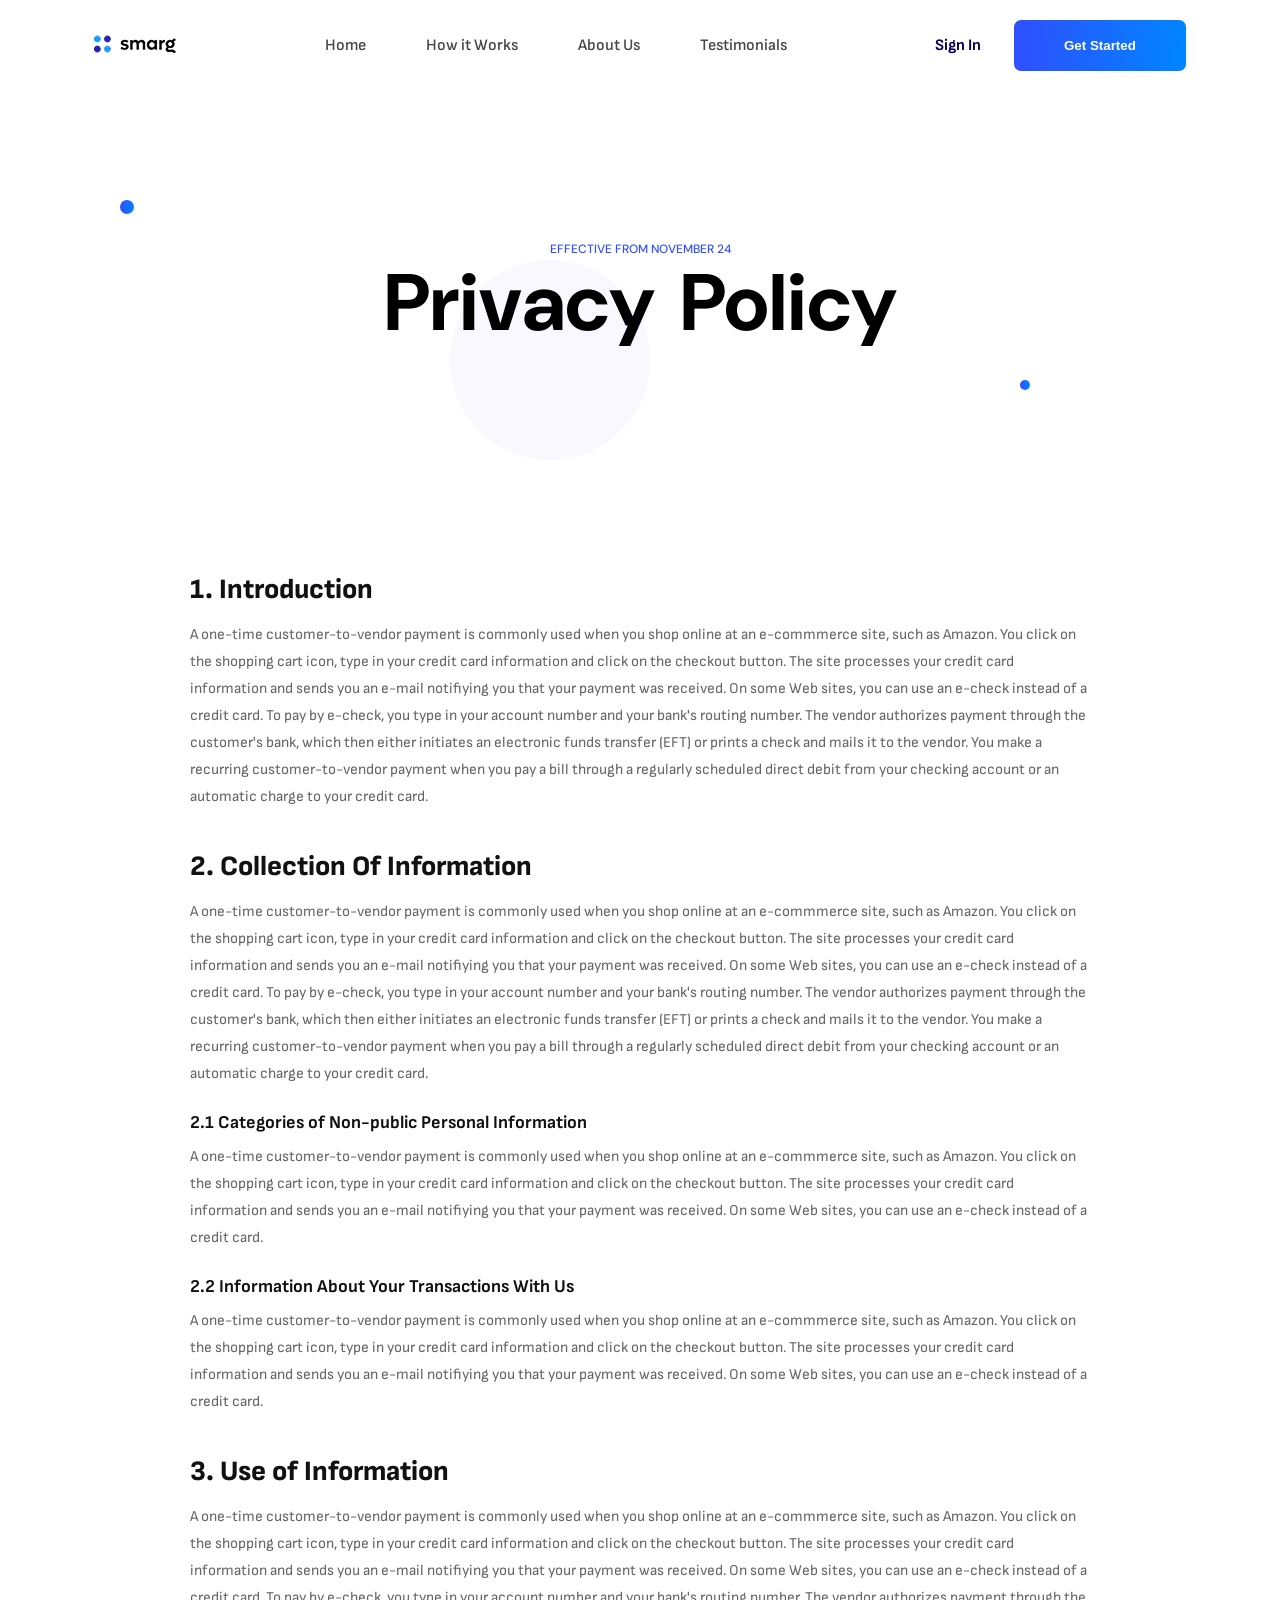
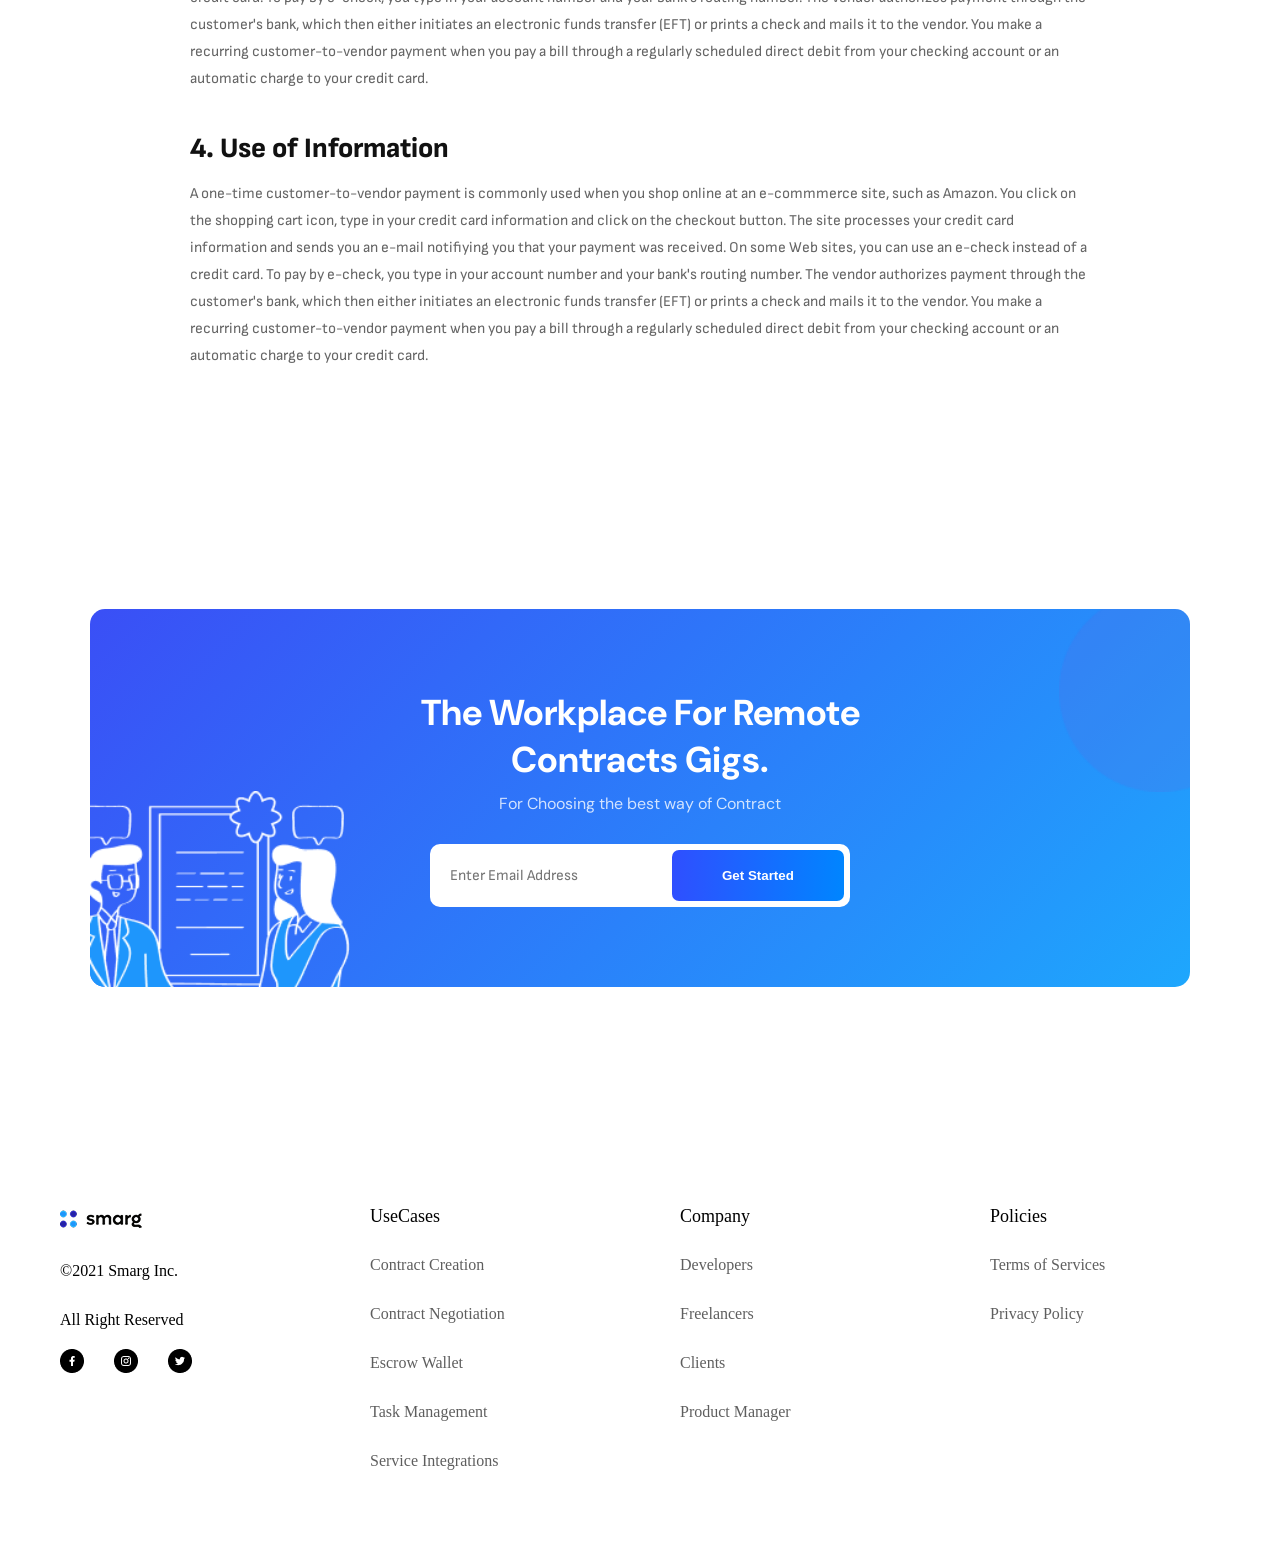
<file: privacy-policy.html>
<!doctype html>
<html lang="en">
  <head>
    <meta charset="UTF-8" />
    <meta name="viewport" content="width=device-width, initial-scale=1.0" />
    <title>Privacy Policy - Smarg</title>
    <link rel="stylesheet" href="assets/css/style.css" />
    <link rel="preconnect" href="https://fonts.googleapis.com" />
    <link rel="preconnect" href="https://fonts.gstatic.com" crossorigin />
    <link
      href="https://fonts.googleapis.com/css2?family=DM+Sans:ital,opsz,wght@0,9..40,100..1000;1,9..40,100..1000&family=Sofia+Sans:ital,wght@0,1..1000;1,1..1000&display=swap"
      rel="stylesheet"
    />
    <link rel="icon" type="image/jpeg/png" href="/assets/img/favicon.jpeg" />
  </head>
  <body>
    <!-- Header section  -->
    <section class="header">
      <div class="logo">
        <a href="index.html"><img src="assets/img/logo.png" /></a>
      </div>
      <div class="hamburger" id="hamburger">☰</div>
      <div class="mobile-menu" id="mobileMenu">
        <nav>
          <a href="index.html">Home</a>
          <a href="index.html#how">How it Works</a>
          <a href="about.html">About Us</a>
          <a href="index.html#testimonials">Testimonials</a>
        </nav>

        <div class="nav-btn">
          <a href="signin.html">Sign In</a>
          <button class="nav-sec">Get Started</button>
        </div>
      </div>
    </section>

    <!-- Hero Section  -->
    <section class="hero">
      <h4>effective from november 24</h4>

      <div class="hero-text">
        <h1>Privacy Policy</h1>
      </div>

      <div class="bubble bubble1"></div>
      <div class="bubble bubble2"></div>
      <div class="bubble bubble3"></div>
    </section>
    <!-- Policies Section -->
    <section class="policies">
      <div class="policies-container">
        <h2>1. Introduction</h2>
        <p>
          A one-time customer-to-vendor payment is commonly used when you shop
          online at an e-commmerce site, such as Amazon. You click on the
          shopping cart icon, type in your credit card information and click on
          the checkout button. The site processes your credit card information
          and sends you an e-mail notifiying you that your payment was received.
          On some Web sites, you can use an e-check instead of a credit card. To
          pay by e-check, you type in your account number and your bank's
          routing number. The vendor authorizes payment through the customer's
          bank, which then either initiates an electronic funds transfer (EFT)
          or prints a check and mails it to the vendor. You make a recurring
          customer-to-vendor payment when you pay a bill through a regularly
          scheduled direct debit from your checking account or an automatic
          charge to your credit card.
        </p>

        <h2>2. Collection Of Information</h2>
        <p>
          A one-time customer-to-vendor payment is commonly used when you shop
          online at an e-commmerce site, such as Amazon. You click on the
          shopping cart icon, type in your credit card information and click on
          the checkout button. The site processes your credit card information
          and sends you an e-mail notifiying you that your payment was received.
          On some Web sites, you can use an e-check instead of a credit card. To
          pay by e-check, you type in your account number and your bank's
          routing number. The vendor authorizes payment through the customer's
          bank, which then either initiates an electronic funds transfer (EFT)
          or prints a check and mails it to the vendor. You make a recurring
          customer-to-vendor payment when you pay a bill through a regularly
          scheduled direct debit from your checking account or an automatic
          charge to your credit card.
        </p>

        <h3>2.1 Categories of Non-public Personal Information</h3>
        <p>
          A one-time customer-to-vendor payment is commonly used when you shop
          online at an e-commmerce site, such as Amazon. You click on the
          shopping cart icon, type in your credit card information and click on
          the checkout button. The site processes your credit card information
          and sends you an e-mail notifiying you that your payment was received.
          On some Web sites, you can use an e-check instead of a credit card.
        </p>

        <h3>2.2 Information About Your Transactions With Us</h3>
        <p>
          A one-time customer-to-vendor payment is commonly used when you shop
          online at an e-commmerce site, such as Amazon. You click on the
          shopping cart icon, type in your credit card information and click on
          the checkout button. The site processes your credit card information
          and sends you an e-mail notifiying you that your payment was received.
          On some Web sites, you can use an e-check instead of a credit card.
        </p>

        <h2>3. Use of Information</h2>
        <p>
          A one-time customer-to-vendor payment is commonly used when you shop
          online at an e-commmerce site, such as Amazon. You click on the
          shopping cart icon, type in your credit card information and click on
          the checkout button. The site processes your credit card information
          and sends you an e-mail notifiying you that your payment was received.
          On some Web sites, you can use an e-check instead of a credit card. To
          pay by e-check, you type in your account number and your bank's
          routing number. The vendor authorizes payment through the customer's
          bank, which then either initiates an electronic funds transfer (EFT)
          or prints a check and mails it to the vendor. You make a recurring
          customer-to-vendor payment when you pay a bill through a regularly
          scheduled direct debit from your checking account or an automatic
          charge to your credit card.
        </p>

        <h2>4. Use of Information</h2>
        <p>
          A one-time customer-to-vendor payment is commonly used when you shop
          online at an e-commmerce site, such as Amazon. You click on the
          shopping cart icon, type in your credit card information and click on
          the checkout button. The site processes your credit card information
          and sends you an e-mail notifiying you that your payment was received.
          On some Web sites, you can use an e-check instead of a credit card. To
          pay by e-check, you type in your account number and your bank's
          routing number. The vendor authorizes payment through the customer's
          bank, which then either initiates an electronic funds transfer (EFT)
          or prints a check and mails it to the vendor. You make a recurring
          customer-to-vendor payment when you pay a bill through a regularly
          scheduled direct debit from your checking account or an automatic
          charge to your credit card.
        </p>
      </div>
    </section>
    <!-- FOOTER CTA Section  -->
    <section class="cta2">
      <div class="cta-banner">
        <img src="assets/img/footer-cta.png" class="cta-illustration" />
        <img src="assets/img/footer-cta2.png" class="cta-illustrat" />

        <div class="cta-content">
          <h2>The workplace for remote contracts gigs.</h2>
          <p>For Choosing the best way of Contract</p>

          <div class="cta-input">
            <input type="email" placeholder="Enter Email Address" />
            <button class="nav-sec">Get Started</button>
          </div>
        </div>
      </div>
    </section>
    <!-- FOOTER Section  -->
    <section class="footer">
      <div class="footer-card">
        <img src="assets/img/logo.png" alt="footer logo" />
        <p>©2021 Smarg Inc.</p>
        <p>All Right Reserved</p>
        <div class="socials">
          <img src="assets/img/facebook-icon.png" alt="facebook-icon" />
          <img src="assets/img/instagram-icon.png" alt="instagram-icon" />
          <img src="assets/img/twitter-icon.png" alt="twitter-icon" />
        </div>
      </div>
      <div class="footer-card">
        <h3>UseCases</h3>
        <a href="#">Contract Creation</a>
        <a href="#">Contract Negotiation</a>
        <a href="#">Escrow Wallet</a>
        <a href="#">Task Management</a>
        <a href="#">Service Integrations</a>
      </div>
      <div class="footer-card">
        <h3>Company</h3>
        <a href="#">Developers</a>
        <a href="#">Freelancers</a>
        <a href="#">Clients</a>
        <a href="#">Product Manager</a>
      </div>
      <div class="footer-card">
        <h3>Policies</h3>
        <a href="#">Terms of Services</a>
        <a href="privacy-policy.html">Privacy Policy</a>
      </div>
    </section>
    <script src="assets/js/script.js"></script>
  </body>
</html>
</file>
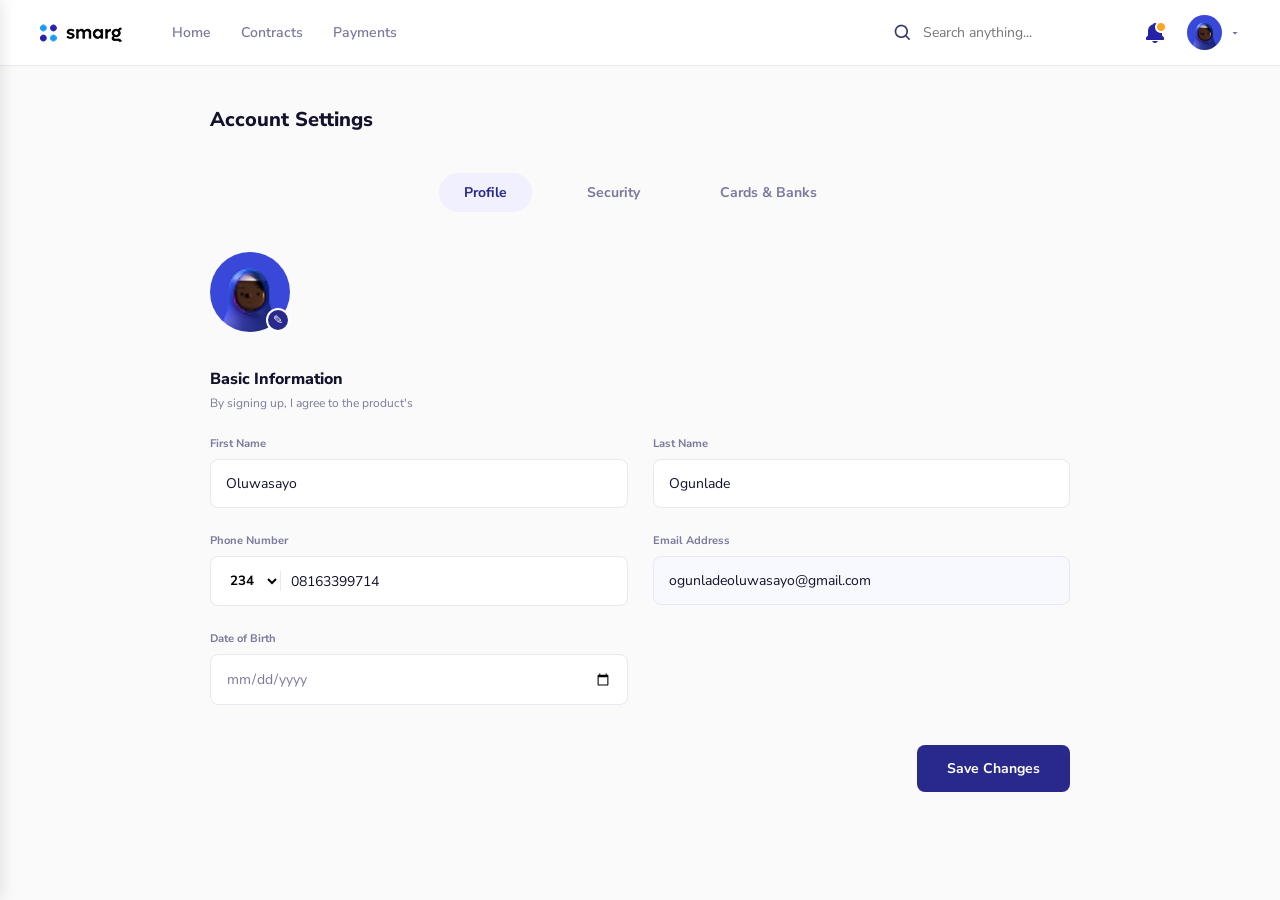
<file: profile.html>
<!doctype html>
<html lang="en">
  <head>
    <meta charset="UTF-8" />
    <meta name="viewport" content="width=device-width, initial-scale=1.0" />
    <title>Account Settings - Smarg</title>
    <link
      href="https://fonts.googleapis.com/css2?family=Nunito+Sans:wght@300;400;600;700;800&display=swap"
      rel="stylesheet"
    />

    <link rel="stylesheet" href="assets/css/dash.css" />
    <link rel="stylesheet" href="assets/css/profile.css" />
    <link rel="icon" type="image/jpeg/png" href="/assets/img/favicon.jpeg" />
  </head>
  <body>
    <div
      class="sidebar-overlay"
      id="sidebar-overlay"
      onclick="toggleSidebar()"
    ></div>

    <div class="mobile-sidebar" id="mobile-sidebar">
      <button class="close-sidebar" onclick="toggleSidebar()">×</button>
      <div class="logo">
        <img src="assets/img/logo.png" alt="Logo" />
      </div>
      <div class="mobile-nav">
        <a href="dashboard.html">Home</a>
        <a href="contracts.html">Contracts</a>
        <a href="payments.html">Payments</a>
      </div>
    </div>

    <header class="header">
      <div class="logo-nav">
        <button class="hamburger" onclick="toggleSidebar()">☰</button>
        <div class="logo">
          <img src="assets/img/logo.png" alt="Logo" />
        </div>
        <div class="nav-links">
          <a href="dashboard.html">Home</a>
          <a href="contracts.html">Contracts</a>
          <a href="payments.html">Payments</a>
        </div>
      </div>
      <div class="header-actions">
        <div class="search-bar">
          <span><img src="assets/img/search.png" alt="Search" /></span>
          <input type="text" placeholder="Search anything..." />
        </div>
        <img
          src="assets/img/bell.png"
          alt="Notifications"
          class="bell-icon img-placeholder"
        />

        <div
          class="profile-dropdown-container"
          onclick="toggleProfileMenu(event)"
        >
          <div class="profile-trigger">
            <img
              src="assets/img/profile.png"
              alt="Profile"
              class="profile-pic img-placeholder"
            />
            <img
              src="assets/img/arrow-down.png"
              alt="v"
              class="img-placeholder"
              style="width: 10px; height: 10px; margin-left: 8px"
            />
          </div>
          <div class="profile-menu" id="profileMenu">
            <a href="profile.html" class="profile-menu-item"
              ><img
                src="assets/img/user-icon.png"
                alt="User"
                class="menu-icon img-placeholder"
              />
              My Profile</a
            >
            <a href="signin.html" class="profile-menu-item"
              ><img
                src="assets/img/logout.png"
                alt="Logout"
                class="menu-icon img-placeholder"
              />
              Log Out</a
            >
          </div>
        </div>
      </div>
    </header>

    <div class="container" style="max-width: 900px; margin: 0 auto">
      <h1 class="page-title" style="margin-bottom: 40px">Account Settings</h1>

      <div class="settings-tabs">
        <button
          class="settings-tab-btn active"
          onclick="switchSettingTab('view-profile', this)"
        >
          Profile
        </button>
        <button
          class="settings-tab-btn"
          onclick="switchSettingTab('view-security', this)"
        >
          Security
        </button>
        <button
          class="settings-tab-btn"
          onclick="switchSettingTab('view-cards-banks', this)"
        >
          Cards & Banks
        </button>
      </div>

      <div id="view-profile" class="settings-view" style="display: block">
        <div class="avatar-edit-wrapper">
          <img
            src="assets/img/profile.png"
            alt="Profile"
            class="avatar-large img-placeholder"
          />
          <button class="edit-avatar-btn">✎</button>
        </div>

        <div class="form-section-title">Basic Information</div>
        <p class="form-section-subtitle">
          By signing up, I agree to the product's
        </p>

        <div class="form-grid">
          <div class="form-group">
            <label>First Name</label>
            <input type="text" value="Oluwasayo" class="form-input" />
          </div>
          <div class="form-group">
            <label>Last Name</label>
            <input type="text" value="Ogunlade" class="form-input" />
          </div>
          <div class="form-group">
            <label>Phone Number</label>
            <div class="phone-input-wrapper">
              <select>
                <option>234</option>
              </select>
              <input
                type="text"
                value="08163399714"
                class="form-input"
                style="border: none; padding: 0"
              />
            </div>
          </div>
          <div class="form-group">
            <label>Email Address</label>
            <input
              type="email"
              value="ogunladeoluwasayo@gmail.com"
              class="form-input"
              style="background: #f8f8ff"
            />
          </div>
          <div class="form-group">
            <label>Date of Birth</label>
            <input
              type="date"
              placeholder="Select Date"
              class="form-input text-placeholder"
            />
          </div>
        </div>

        <div style="text-align: right; margin-top: 40px">
          <button
            class="btn-save-changes"
            onclick="openModal('modal-profile-success')"
          >
            Save Changes
          </button>
        </div>
      </div>

      <div id="view-security" class="settings-view" style="display: none">
        <div class="form-section-title">Update Password</div>
        <p class="form-section-subtitle">
          By signing up, I agree to the product's
        </p>

        <div class="form-grid">
          <div class="form-group">
            <label>Old Password</label>
            <input type="password" class="form-input" />
          </div>
          <div class="form-group">
            <label>New Password</label>
            <input type="password" class="form-input" />
          </div>
        </div>

        <div style="text-align: right; margin-top: 40px">
          <button
            class="btn-save-changes"
            onclick="openModal('modal-password-success')"
          >
            Save Changes
          </button>
        </div>
      </div>

      <div id="view-cards-banks" class="settings-view" style="display: none">
        <div class="sub-tabs">
          <button
            class="sub-tab-btn active"
            onclick="switchSubTab('subview-cards', this)"
          >
            Cards
          </button>
          <button
            class="sub-tab-btn"
            onclick="switchSubTab('subview-banks', this)"
          >
            Banks
          </button>
        </div>

        <div id="subview-cards" class="sub-view" style="display: block">
          <div class="form-section-title">Saved Cards</div>
          <p class="form-section-subtitle">
            By signing up, I agree to the product's
          </p>

          <div class="saved-card-dark">
            <div class="circle circle-1"></div>
            <div class="circle circle-2"></div>
            <div class="card-content">
              <img
                src="assets/img/visa1.png"
                alt="VISA"
                class="card-logo img-placeholder"
              />
              <div class="card-number">**** 6787</div>
              <div class="card-footer">
                <div class="card-name">OGUNLADE OLUWASAYO</div>
                <button class="btn-delete-card">Delete</button>
              </div>
            </div>
          </div>

          <button
            class="btn-add-new-block"
            onclick="openModal('modal-add-card-profile')"
          >
            Add New Card
          </button>
        </div>

        <div id="subview-banks" class="sub-view" style="display: none">
          <div class="form-section-title">Saved Banks</div>
          <p class="form-section-subtitle">
            By signing up, I agree to the product's
          </p>

          <div class="saved-card-dark">
            <div class="circle circle-1"></div>
            <div class="circle circle-2"></div>
            <div class="card-content">
              <img
                src="assets/img/accessbank.png"
                alt="Access"
                class="card-logo img-placeholder"
                style="width: 100px"
              />
              <div class="card-number">2122774814</div>
              <div class="card-footer">
                <div class="card-name">OGUNLADE OLUWASAYO</div>
                <button class="btn-delete-card">Delete</button>
              </div>
            </div>
          </div>

          <button
            class="btn-add-new-block"
            onclick="openModal('modal-add-bank-profile')"
          >
            Add New Bank
          </button>
        </div>
      </div>
    </div>

    <div class="modal-overlay" id="modal-password-success">
      <div
        class="modal-box"
        style="text-align: center; max-width: 400px; padding: 50px 30px"
      >
        <img
          src="assets/img/success.png"
          alt="Success"
          class="success-icon img-placeholder"
        />
        <h2
          style="
            font-size: 20px;
            font-weight: 800;
            color: var(--text-dark);
            margin-bottom: 20px;
          "
        >
          Password Changed Successfully
        </h2>
        <button class="btn-primary" onclick="closeAllModals()">Okay</button>
      </div>
    </div>
    <div class="modal-overlay" id="modal-profile-success">
      <div
        class="modal-box"
        style="text-align: center; max-width: 400px; padding: 50px 30px"
      >
        <img
          src="assets/img/success.png"
          alt="Success"
          class="success-icon img-placeholder"
        />
        <h2
          style="
            font-size: 20px;
            font-weight: 800;
            color: var(--text-dark);
            margin-bottom: 20px;
          "
        >
          Profile Changes Saved Successfully
        </h2>
        <button class="btn-primary" onclick="closeAllModals()">Okay</button>
      </div>
    </div>

    <div class="modal-overlay" id="modal-card-success">
      <div
        class="modal-box"
        style="text-align: center; max-width: 400px; padding: 50px 30px"
      >
        <img
          src="assets/img/success.png"
          alt="Success"
          class="success-icon img-placeholder"
        />
        <h2
          style="
            font-size: 20px;
            font-weight: 800;
            color: var(--text-dark);
            margin-bottom: 20px;
          "
        >
          Card Added Successfully
        </h2>
        <button class="btn-primary" onclick="closeAllModals()">Okay</button>
      </div>
    </div>

    <div class="modal-overlay" id="modal-bank-success">
      <div
        class="modal-box"
        style="text-align: center; max-width: 400px; padding: 50px 30px"
      >
        <img
          src="assets/img/success.png"
          alt="Success"
          class="success-icon img-placeholder"
        />
        <h2
          style="
            font-size: 20px;
            font-weight: 800;
            color: var(--text-dark);
            margin-bottom: 20px;
          "
        >
          Bank Added Successfully
        </h2>
        <button class="btn-primary" onclick="closeAllModals()">Okay</button>
      </div>
    </div>

    <div class="modal-overlay" id="modal-add-card-profile">
      <form
        class="modal-box"
        onsubmit="
          event.preventDefault();
          switchModal('modal-add-card-profile', 'modal-card-success');
        "
      >
        <div class="modal-title">Add New Card</div>
        <div class="modal-subtitle">
          The status of a client or freelancer is based on
        </div>

        <div
          class="input-group-modal"
          style="
            border: 1px solid var(--border-color);
            background: var(--white);
            margin-bottom: 20px;
          "
        >
          <input
            type="text"
            placeholder="Name on Card"
            style="
              width: 100%;
              border: none;
              padding: 15px;
              outline: none;
              background: transparent;
            "
            required
          />
        </div>
        <div
          class="input-group-modal"
          style="
            display: flex;
            justify-content: space-between;
            align-items: center;
            border: 1px solid var(--border-color);
            background: var(--white);
            margin-bottom: 20px;
            padding-right: 15px;
          "
        >
          <input
            type="text"
            placeholder="Card Number"
            style="
              width: 100%;
              border: none;
              padding: 15px;
              outline: none;
              background: transparent;
            "
            required
          />
          <img
            src="assets/img/mastercard.png"
            alt="MasterCard"
            class="bank-logo img-placeholder"
            style="width: 30px"
          />
        </div>

        <div style="display: flex; gap: 15px; margin-bottom: 30px">
          <div
            class="input-group-modal"
            style="
              flex: 1;
              border: 1px solid var(--border-color);
              background: var(--white);
              margin-bottom: 0;
            "
          >
            <input
              type="text"
              placeholder="CVV"
              style="
                width: 100%;
                border: none;
                padding: 15px;
                outline: none;
                background: transparent;
              "
              required
            />
          </div>
          <div
            class="input-group-modal"
            style="
              flex: 1;
              border: 1px solid var(--border-color);
              background: var(--white);
              margin-bottom: 0;
            "
          >
            <input
              type="text"
              placeholder="Expiry Date"
              style="
                width: 100%;
                border: none;
                padding: 15px;
                outline: none;
                background: transparent;
              "
              required
            />
          </div>
        </div>

        <button type="submit" class="btn-primary">Add Card</button>
      </form>
    </div>

    <div class="modal-overlay" id="modal-add-bank-profile">
      <form
        class="modal-box"
        onsubmit="
          event.preventDefault();
          switchModal('modal-add-bank-profile', 'modal-confirm-bank-profile');
        "
      >
        <div class="modal-title">Add New Bank</div>
        <div class="modal-subtitle">
          The status of a client or freelancer is based on
        </div>

        <div
          class="input-group-modal"
          style="
            border: 1px solid var(--border-color);
            background: var(--white);
            margin-bottom: 20px;
          "
        >
          <select
            style="
              width: 100%;
              padding: 15px;
              border: none;
              outline: none;
              background: transparent;
            "
          >
            <option>Select Bank</option>
          </select>
        </div>
        <div
          class="input-group-modal"
          style="
            border: 1px solid var(--border-color);
            background: var(--white);
            margin-bottom: 20px;
          "
        >
          <input
            type="text"
            placeholder="Account Number"
            style="
              width: 100%;
              padding: 15px;
              border: none;
              outline: none;
              background: transparent;
            "
            required
          />
        </div>

        <div
          style="
            background: #f0f0ff;
            color: var(--primary);
            font-size: 12px;
            font-weight: 700;
            padding: 15px;
            border-radius: 8px;
            text-transform: uppercase;
            margin-bottom: 30px;
            text-align: left;
          "
        >
          OGUNLADE, OLUWASAYO JULIANA
        </div>

        <button type="submit" class="btn-primary">Add Bank</button>
      </form>
    </div>

    <div class="modal-overlay" id="modal-confirm-bank-profile">
      <form
        class="modal-box"
        onsubmit="
          event.preventDefault();
          switchModal('modal-confirm-bank-profile', 'modal-bank-success');
        "
      >
        <div class="modal-title">Confirm Bank Details</div>
        <div class="modal-subtitle">
          A 6-digit verification has been sent to <strong>081***09</strong>
        </div>

        <div class="otp-container">
          <input type="text" maxlength="1" class="otp-input" required />
          <input type="text" maxlength="1" class="otp-input" required />
          <input type="text" maxlength="1" class="otp-input" required />
          <input type="text" maxlength="1" class="otp-input" required />
          <input type="text" maxlength="1" class="otp-input" required />
          <input type="text" maxlength="1" class="otp-input" required />
        </div>

        <button type="submit" class="btn-primary">Confirm Bank</button>

        <div style="font-size: 14px; color: var(--text-dark); margin-top: 20px">
          Didn't receive any code? <br /><a
            href="#"
            style="
              color: var(--text-dark);
              font-weight: 700;
              text-decoration: underline;
            "
            >Resend Code</a
          >
        </div>
      </form>
    </div>

    <script src="assets/js/dash.js"></script>
    <script src="assets/js/profile.js"></script>
  </body>
</html>
</file>
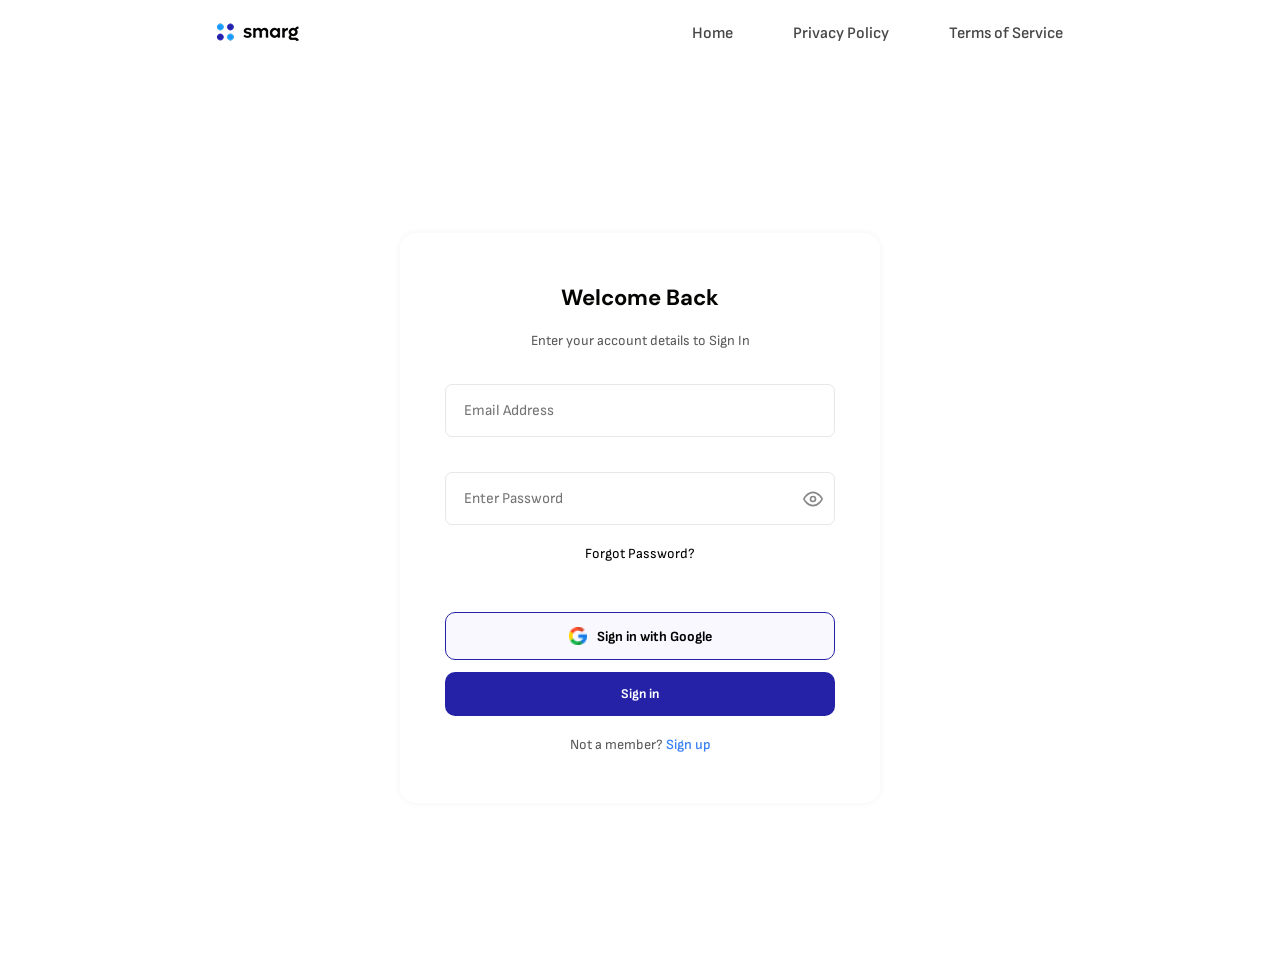
<file: signin.html>
<!doctype html>
<html lang="en">
  <head>
    <meta charset="UTF-8" />
    <meta name="viewport" content="width=device-width, initial-scale=1.0" />
    <title>Sign In - Smarg</title>
    <link rel="stylesheet" href="assets/css/style.css" />
    <link rel="preconnect" href="https://fonts.googleapis.com" />
    <link rel="preconnect" href="https://fonts.gstatic.com" crossorigin />
    <link
      href="https://fonts.googleapis.com/css2?family=DM+Sans:ital,opsz,wght@0,9..40,100..1000;1,9..40,100..1000&family=Sofia+Sans:ital,wght@0,1..1000;1,1..1000&display=swap"
      rel="stylesheet"
    />
    <link rel="icon" type="image/jpeg/png" href="/assets/img/favicon.jpeg" />
  </head>
  <body>
    <!-- Header section  -->
    <section class="header">
      <div class="logo">
        <a href="index.html"><img src="assets/img/logo.png" /></a>
      </div>
      <div class="hamburger" id="hamburger">☰</div>

      <div class="mobile-menu" id="mobileMenu">
        <nav>
          <a href="index.html">Home</a>
          <a href="privacy-policy.html">Privacy Policy</a>
          <a href="#">Terms of Service</a>
        </nav>
      </div>
    </section>

    <section class="auth-container">
      <form class="form-box" onsubmit="handleSignIn(event)">
        <h1>Welcome Back</h1>
        <p>Enter your account details to Sign In</p>
        <input type="email" placeholder="Email Address" required />

        <div class="password-field">
          <input
            type="password"
            id="password"
            placeholder="Enter Password"
            required
          />

          <!-- Eye Icon (SVG) -->
          <span class="toggle-password" id="togglePassword">
            <!-- Eye (visible) -->
            <svg
              id="eyeOpen"
              xmlns="http://www.w3.org/2000/svg"
              width="20"
              height="20"
              fill="none"
              stroke="#888"
              stroke-width="2"
              viewBox="0 0 24 24"
            >
              <path d="M1 12s4-8 11-8 11 8 11 8-4 8-11 8S1 12 1 12z" />
              <circle cx="12" cy="12" r="3" />
            </svg>

            <!-- Eye Off (hidden) -->
            <svg
              id="eyeClosed"
              xmlns="http://www.w3.org/2000/svg"
              width="20"
              height="20"
              fill="none"
              stroke="#888"
              stroke-width="2"
              viewBox="0 0 24 24"
              style="display: none"
            >
              <path
                d="M17.94 17.94A10.94 10.94 0 0 1 12 20C5 20 1 12 1 12a21.77 21.77 0 0 1 5.06-6.94"
              />
              <path d="M1 1l22 22" />
              <path d="M9.53 9.53a3 3 0 0 0 4.24 4.24" />
            </svg>
          </span>
        </div>

        <p class="terms">
          <a href="forgot.html">Forgot Password?</a>
        </p>

        <div class="buttons">
          <button type="button" class="google-btn">
            <img src="assets/img/google.png" /><span>Sign in with Google</span>
          </button>
          <button type="submit" class="signup-btn">Sign in</button>
        </div>

        <div class="already">
          <p class="signin">Not a member? <a href="signup.html">Sign up</a></p>
        </div>
      </form>
    </section>

    <script src="./assets/js/script.js" defer></script>
  </body>
</html>
</file>
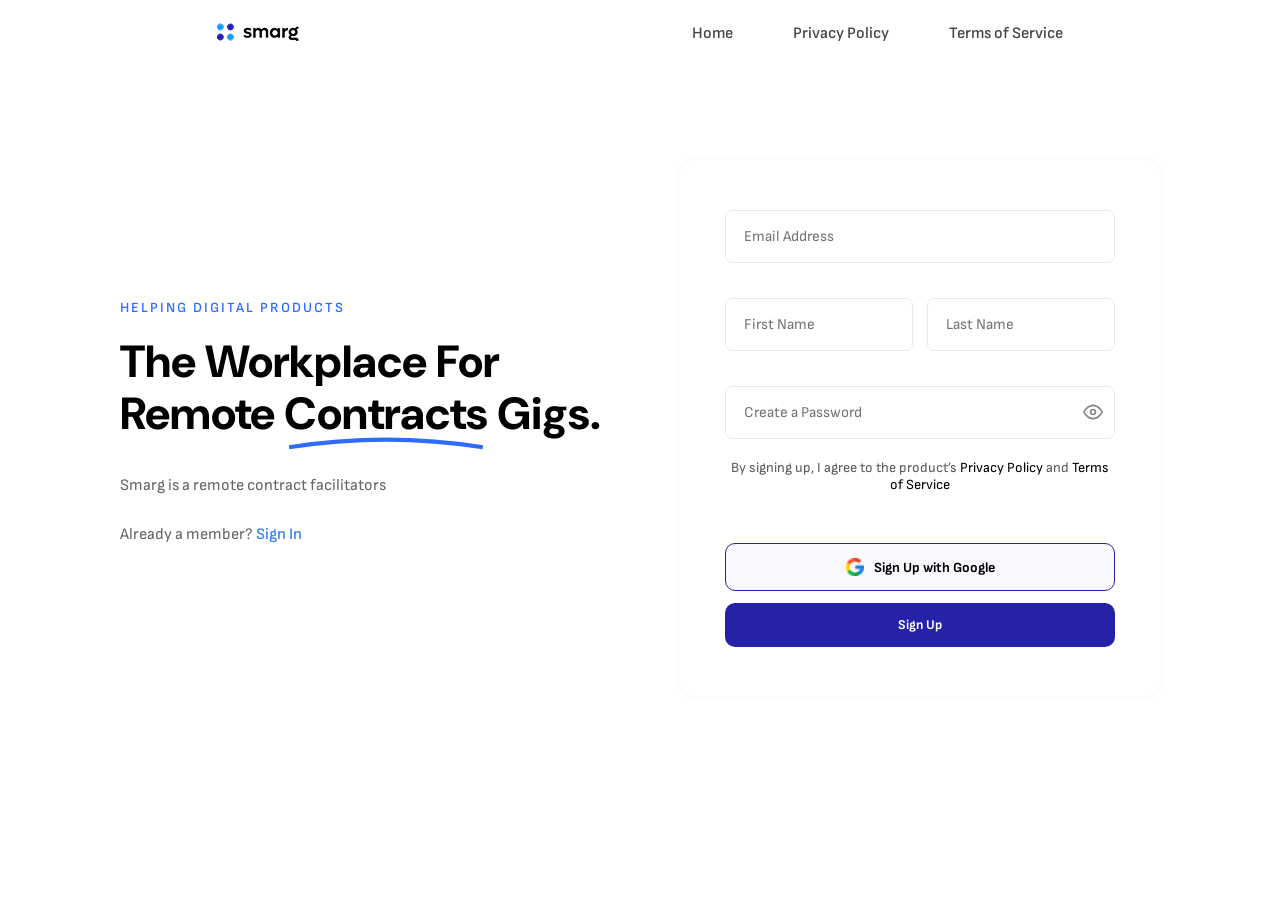
<file: signup.html>
<!doctype html>
<html lang="en">
  <head>
    <meta charset="UTF-8" />
    <meta name="viewport" content="width=device-width, initial-scale=1.0" />
    <title>Sign Up - Smarg</title>
    <link rel="stylesheet" href="assets/css/style.css" />
    <link rel="preconnect" href="https://fonts.googleapis.com" />
    <link rel="preconnect" href="https://fonts.gstatic.com" crossorigin />
    <link
      href="https://fonts.googleapis.com/css2?family=DM+Sans:ital,opsz,wght@0,9..40,100..1000;1,9..40,100..1000&family=Sofia+Sans:ital,wght@0,1..1000;1,1..1000&display=swap"
      rel="stylesheet"
    />
    <link rel="icon" type="image/jpeg/png" href="/assets/img/favicon.jpeg" />
  </head>
  <body>
    <!-- Header section  -->
    <section class="header">
      <div class="logo">
        <a href="index.html"><img src="assets/img/logo.png" /></a>
      </div>
      <div class="hamburger" id="hamburger">☰</div>

      <div class="mobile-menu" id="mobileMenu">
        <nav>
          <a href="index.html">Home</a>
          <a href="privacy-policy.html">Privacy Policy</a>
          <a href="#">Terms of Service</a>
        </nav>
      </div>
    </section>

    <!-- Register Section  -->
    <section class="register">
      <!-- LEFT SIDE -->
      <div class="register-left">
        <span class="tag">HELPING DIGITAL PRODUCTS</span>

        <h1>
          The Workplace For <br />
          Remote
          <span class="highlight">
            Contracts
            <svg class="underline" viewBox="0 0 200 20">
              <path
                d="M5 15 Q100 0 195 15"
                stroke="#2F6BFF"
                stroke-width="4"
                fill="none"
              />
            </svg>
          </span>
          Gigs.
        </h1>

        <p>Smarg is a remote contract facilitators</p>

        <p class="signin desktop-only">
          Already a member? <a href="signin.html">Sign In</a>
        </p>
      </div>

      <!-- RIGHT SIDE -->
      <div class="register-right">
        <form class="form-box" onsubmit="handleSignUp(event)">
          <input type="email" placeholder="Email Address" required />

          <div class="row">
            <input type="text" placeholder="First Name" required />
            <input type="text" placeholder="Last Name" required />
          </div>

          <div class="password-field">
            <input
              type="password"
              id="password"
              placeholder="Create a Password"
              required
            />

            <!-- Eye Icon (SVG) -->
            <span class="toggle-password" id="togglePassword">
              <!-- Eye (visible) -->
              <svg
                id="eyeOpen"
                xmlns="http://www.w3.org/2000/svg"
                width="20"
                height="20"
                fill="none"
                stroke="#888"
                stroke-width="2"
                viewBox="0 0 24 24"
              >
                <path d="M1 12s4-8 11-8 11 8 11 8-4 8-11 8S1 12 1 12z" />
                <circle cx="12" cy="12" r="3" />
              </svg>

              <!-- Eye Off (hidden) -->
              <svg
                id="eyeClosed"
                xmlns="http://www.w3.org/2000/svg"
                width="20"
                height="20"
                fill="none"
                stroke="#888"
                stroke-width="2"
                viewBox="0 0 24 24"
                style="display: none"
              >
                <path
                  d="M17.94 17.94A10.94 10.94 0 0 1 12 20C5 20 1 12 1 12a21.77 21.77 0 0 1 5.06-6.94"
                />
                <path d="M1 1l22 22" />
                <path d="M9.53 9.53a3 3 0 0 0 4.24 4.24" />
              </svg>
            </span>
          </div>

          <p class="terms">
            By signing up, I agree to the product’s
            <a href="#">Privacy Policy</a> and
            <a href="#">Terms of Service</a>
          </p>

          <div class="buttons">
            <button type="button" class="google-btn">
              <img src="assets/img/google.png" />Sign Up with Google
            </button>
            <button type="submit" class="signup-btn">Sign Up</button>
          </div>

          <div class="already mobile-only">
            <p class="signin">
              Already a member? <a href="signin.html">Sign In</a>
            </p>
          </div>
        </form>
      </div>
    </section>

    <script src="./assets/js/script.js" defer></script>
  </body>
</html>
</file>
<file: assets/css/style.css>
@import url('https://fonts.googleapis.com/css2?family=DM+Sans:ital,opsz,wght@0,9..40,100..1000;1,9..40,100..1000&family=Sofia+Sans:ital,wght@0,1..1000;1,1..1000&display=swap');
* {
  margin: 0;
  padding: 0;
  box-sizing: border-box;
}

body {
  /* font-family: 'Rubik', sans-serif; */
  background: #ffffff;
}

@keyframes float {
    0% { transform: translateY(0); }
    50% { transform: translateY(-10px); }
    100% { transform: translateY(0); }
}

.header{
    display: flex;
    flex-direction: row;
    justify-content: space-around;
    padding: 20px;
    /* margin-top: 50px; */
    align-content: center;
    align-items: center;
    position: relative;
}

nav{
    display: flex;
    flex-direction: row;
    justify-content: space-around;
    gap: 60px
}

nav a{
    display: flex;
    text-decoration: none;
    justify-content: space-around;
    color: #474747;
    font-weight: 600;
    letter-spacing: 0%;
    line-height: 100%;
    font-family: "Sofia Sans", sans-serif;
}

nav a:hover{
    color:#2F6BFF
}

nav a.active{
    color: #2F4FFF;
}

.nav-btn{
    display: flex;
    gap: 33px;
    text-decoration: none;
    flex-direction: row;
    justify-content: center;
    align-items: center;
}

.nav-btn a{
    text-decoration: none;
     font-family: "Sofia Sans", sans-serif;
    font-weight: 700;
    color: #09005D;
}

.nav-btn a:hover{
    color: #2F4FFF;
}


.nav-sec{
    padding: 18px 50px;
    background: linear-gradient(92.21deg, #2F4FFF 0.53%, #0085FF 99.3%);
    border-radius: 7px;
    /* height: 50px; */
    color: #FFFFFF;
    border: none;
    font-weight: 800;
    transition: transform 0.3s ease, box-shadow 0.3s ease;
}
.nav-sec:hover{
    background:linear-gradient(135deg,#02004a,#1ea7fd);
    cursor: pointer;
    transform: scale(1.05);
}

.hamburger {
    display: none;
    font-size: 28px;
    cursor: pointer;
}

.mobile-menu {
    display: contents; 
}

/* HERO Section  */

.hero{
   /* position:relative; */
    display:flex;
    flex-direction: column;
    justify-content:center;
    align-items:center;
    text-align:center;
    margin-top: 150px;
   
}

.hero h4{
    color: #2F4FFF;
    text-align: center;
    font-weight: 500;
    font-size: 12px;
    line-height: 139%;
    letter-spacing: 17.5%;
    font-family: "DM Sans", sans-serif;
    text-transform: uppercase;
}


.hero h1{
    font-size: 80px;
    text-align: center;
    line-height: 100%;
    letter-spacing: 0%;
    word-spacing: 9px;
     font-family: "DM Sans", sans-serif;
     margin-top: 5px;
     max-width: 750px;
}
.highlight{
    position: relative;
    display: inline-block;
}

.underline{
    position: absolute;
    left: 0;
    bottom: -12px;
    width: 100%;
}
.hero-text{
    position: relative;
    z-index: 2;
}
.hero p{
    font-size: 16px;
    text-align: center;
    color: #000000A1;
    margin-top: 30px;
    max-width: 450px;
     font-family: "Sofia Sans", sans-serif;
}

.hero-btn{
    display:flex;
    align-items:center;
    background:white;
    border-radius:12px;
    padding:6px;
    width:420px;
    box-shadow:0px 10px 30px rgba(0,0,0,0.08);
    margin-top: 44px;
}

.hero-btn input{
    flex:1;
    border:none;
    outline:none;
    padding:16px;
    font-family:"DM Sans", sans-serif;
    font-size:14px;
}

.bubble{
    position:absolute;
    border-radius:50%;
    z-index: 1;
    animation:float 6s ease-in-out infinite;
}

.bubble1{
    width:14px;
    height:14px;
    background: linear-gradient(92.21deg, #2F4FFF 0.53%, #0085FF 99.3%);
    left:120px;
    top:200px;
}

.bubble2{
    width:10px;
    height:10px;
    background: linear-gradient(92.21deg, #2F4FFF 0.53%, #0085FF 99.3%);

    right:250px;
    top:380px;
}

.bubble3{
    width:200px;
    height:200px;
    background:#F9F8FF;
    left:450px;
    top:260px;
}

hero-img{
    position: absolute;
    animation:float 6s ease-in-out infinite;
}

.dashboard-preview{
    text-align:center;
}

.dashboard-img{
    max-width:1100px;
    width:100%;
    margin-bottom:-300px;
    position:relative;
    z-index:2;
border-radius:20px;
}

/* Features Section  */

.features{
    background:#02004a;
    background-image:url(/assets/img/das-back.png);
    padding-top:320px;
    padding-bottom:120px;
    color:white;
    text-align:center;
    /* position:relative; */
}


.features h2{
    color: white;
   font-family: "Sofia Sans", sans-serif;
   font-size: 24px;
   line-height: 34px;
   letter-spacing: 0%;
   font-weight: 700;
}

.features-grid{
    display:grid;
    grid-template-columns: repeat(3, auto);
    justify-content:center;
    gap:80px;
    margin-top:80px;
}

.ft-head{
    display:flex;
    align-items:center;
    gap:12px;
}

.ft-head h3{
    font-size:28px;
     font-family: "Sofia Sans", sans-serif;
}
.features-card{
    text-align: left;
    display: flex;
    justify-content: center;
    flex-direction: column;
    padding: 20px;
    max-width:220px;
}

.features-card p{
    padding-top: 10px;
    font-family: "DM Sans", sans-serif;
}

.features-btn{
    display: flex;
    flex-direction: row;
    justify-content: center;
    gap: 19px;
    padding-top: 94px;
}

.ft-btn{
    padding: 18px 50px;
    border-radius: 7px;
    background: linear-gradient(92.21deg, #2F4FFF 0.53%, #0085FF 99.3%);
    border: none;
    color: white;
    font-family: "Sofia Sans", sans-serif;
    font-weight: 500;
    font-size: 14px;
    line-height: 100%;
    letter-spacing: 0%;
    cursor: pointer;
    
}
.ft-btn:hover{
    background:linear-gradient(135deg,#0c06d1,#055484);
}

.secondary{
     background: rgba(255, 255, 255, 0.22);

}

.secondary:hover{
    background:rgba(31, 100, 204, 0.22);
}

/* Helping Digital Section  */
.helping{
    padding:70px 1px;
}

.helping-container{
    max-width:1200px;
    margin:auto;
    display:grid;
    grid-template-columns:1fr 1fr;
    align-items:center;
    gap:80px;
    padding: 20px;
}

.helping-left h3{
    color:#2F6BFF;
    font-size:14px;
    letter-spacing:2px;
    margin-bottom:12px;
    font-family: "Sofia Sans", sans-serif;
}

.helping-left h2{
    font-size:42px;
    line-height:44px;
    letter-spacing: 0%;
    font-weight: 700;
    max-width:420px;
    font-family: "DM Sans", sans-serif;
}

.helping-right p{
    font-size:16px;
    line-height:1.7;
    color:#6b7280;
    max-width:520px;
    font-family: "Sofia Sans", sans-serif;
}

.helping-grids{
    display: grid;
    grid-template-columns: repeat(2, auto);
    padding: 100px 50px;
    align-items: center;
    justify-content: center;
    gap: 60px;
}
.helping-grid{
    display: grid;
    grid-template-columns: repeat(4, auto);
    padding: 100px 50px;
    align-items: center;
    justify-content: center;
    gap: 60px;
}


.helping-card{
    max-width: 250px;
   cursor: pointer;
   transition: transform 0.3s ease, box-shadow 0.3s ease;
    
}
.helping-card:hover{
    transform: scale(1.05);
}

.helping-card h3{
    font-size: 16px;
    font-family: "Sofia Sans", sans-serif;
    font-weight: 700;
    margin-top: 20px;

}

.helping-card p{
    font-size: 13px;
    font-family: "DM Sans", sans-serif;
    color: rgba(0, 0, 0, 0.63);
    line-height: 23px;
    letter-spacing: 0%;

}

/* CTA Features Section  */
.cta{
    background: rgba(244, 250, 255, 1);
    width: 100%;

}

.cta h1{
    font-family:"DM Sans", sans-serif;
    font-weight:900;
    font-size:48px;
    line-height:1.2;
    max-width:500px;
    padding-top: 117px;
    margin:0 auto;
    text-align: center;
}

.cta p{
    margin:20px auto 0 auto;
    max-width:280px;
    font-size:18px;
    color:#6b7280;
    line-height:1.6;
    text-align: center;
}

.cta-ft h4{
    color:#0085FF;
}

.agreements{
    padding:120px 20px;
}

.agreements-container{
    max-width:1200px;
    margin:auto;
    display:grid;
    grid-template-columns:1fr 1fr;
    align-items:center;
    gap:80px;
    padding-top: 54px;
    padding: 20px;
}


.tag{
    color:#2F6BFF;
    font-size:14px;
    letter-spacing:2px;
    font-weight:600;
    font-family: "Sofia Sans", sans-serif;
}

.agreements-left{
    max-width:480px;
}

.agreements-left h2{
    font-size:48px;
    line-height:1.2;
    padding-top: 7px;
    font-family:"DM Sans", sans-serif;
}

.agreements-left p{
    text-align:left;
    color:#6b7280;
    line-height:1.7;
    margin:20px 0 20px 0;
    max-width: 350px;
    font-family: "Sofia Sans", sans-serif;
}


.agreements-right {
    width:100%;
    max-width:480px;
}

.floating-image {
  animation: float 6s ease-in-out infinite;
}

.about2{
  width: 100%;
  max-width: 1200px;
  height: auto;
  display: block;
  padding: 20px;
  margin: 0 auto;
}

/* Testimonial Section  */
.testimonials{
padding:120px 20px;
text-align:center;
overflow:hidden;
}

.testimonials-head{
max-width:1200px;
margin:auto;
text-align:left;
}

.testimonials-head h2{
font-size:34px;
margin-top:10px;
font-family: "DM Sans", sans-serif;

font-weight: 800;
line-height: 44px;
letter-spacing: 0%;

}

.testimonial-wrapper{
margin-top:80px;
overflow:hidden;
}

.testimonial-slider{
display:flex;
transition:transform 0.4s ease;
}

.testimonial{
min-width:100%;
padding:0 20px;
}

.testimonial p{
font-size:28px;
line-height:1.5;
max-width:700px;
margin:auto;
color:#0f172a;
font-family: "DM Sans", sans-serif;
}

.author{
display:block;
margin-top:30px;
color:#64748b;
font-weight:500;
font-family: "Sofia Sans", sans-serif;
}

.slider-indicator{
display:flex;
justify-content:center;
gap:10px;
margin-top:40px;
}

.line{
width:60px;
height:3px;
background:#e5e7eb;
transition:all .3s;
cursor: pointer;
}

.line.active{
width:100px;
background:#0f172a;
}

/* Footer CTA Section  */
.cta2{
    padding: 20px;
}
.cta-banner{
max-width:1100px;
margin:120px auto;
background:linear-gradient(135deg,#3a4ff6,#1ea7fd);
border-radius:15px;
padding:80px 20px;
position:relative;
overflow:hidden;
text-align:center;
}

.cta-content{
max-width:700px;
margin:auto;
color:white;
}

.cta-content h2{
max-width:500px;
margin:0 auto;
text-align:center;
font-size: 36px;
font-family: "DM Sans", sans-serif;
text-transform: capitalize;
}

.cta-content p{
max-width:400px;
font-size: 16px;
font-weight: 400;
margin:10px auto 30px auto;
text-align:center;
font-family: "DM Sans", sans-serif;
color: #FFFFFFC9;

}

.cta-illustration{
position:absolute;
bottom:0;
left:0;
width:260px;
}

.cta-illustrat{
position:absolute;
top:0;
right:0;
width:131px;
pointer-events:none;
}

.cta-input{
display:flex;
justify-content:center;
background:white;
padding:6px;
border-radius:10px;
max-width:420px;
margin:30px auto 0;
font-family: "Sofia Sans", sans-serif;
}

.cta-input input{
flex:1;
border:none;
padding:14px;
outline:none;
}

/* Footer Section  */
.footer{
    display:grid;
    grid-template-columns:repeat(4, 1fr);
    max-width:1200px;
    margin:auto;
    padding:80px 20px;
    gap:80px;
}
.footer p{
    padding-top: 31px;
}

.footer-card{
    display:flex;
    flex-direction:column;
}
.socials{
    padding-top: 20px;
    display: flex;
    flex-direction: row;
    gap: 30px;
     transition: transform 0.3s ease, box-shadow 0.3s ease;
}
.socials img:hover{
    cursor: pointer;
    opacity: 0.3;
    transform: scale(1.05);
}
.footer h3{
    font-size: 18px;
    font-weight: 500;
    line-height: 100%;
    letter-spacing: 0%;
    
}

.footer a{
    text-decoration: none;
    color: #000000A1;
    display: flex;
    flex-direction: column;
    gap: 60px;
    padding-top: 31px;
    transition: transform 0.3s ease, box-shadow 0.3s ease;
}
.footer a:hover{
    color:#0085FF;
    transform: scale(1.05);
}

.footer-card img{
    max-width: 82px;
}

/* Policy Section */
.policies {
    padding: 80px 20px;
    display: flex;
    justify-content: center;
    margin-top: 150px;
}

.policies-container {
    max-width: 900px;
    width: 100%;
}

.policies h2 {
    font-size: 28px;
    font-weight: 800;
    color: #111;
    margin-bottom: 15px;
    margin-top: 40px;
    font-family: "Sofia Sans", sans-serif;
}

.policies h3 {
    font-size: 18px;
    font-weight: 700;
    color: #111;
    margin-top: 25px;
    margin-bottom: 10px;
    font-family: "Sofia Sans", sans-serif;
}

.policies p {
    font-size: 15px;
    line-height: 1.8;
    color: #666;
    margin-bottom: 20px;
    font-family: "Sofia Sans", sans-serif;
}

.policies h2:first-child {
    margin-top: 0;
}

/* Register Page Section  */
.register {
  display: flex;
  justify-content: space-around;
  align-items: center;
  padding: 80px;
  min-height: 80vh;
}

.register-left {
  max-width: 550px;
}



.register-left h1 {
  font-size: 45px;
  font-weight: 800;
  margin: 20px 0;
  line-height: 52.5px;
  letter-spacing: 0%;
   font-family: "DM Sans", sans-serif;
}

.register-left p {
  color: #666;
  margin-bottom: 15px;
  font-family: "Sofia Sans", sans-serif;
  padding-top: 15px;
}

.signin a {
  color: #3b82f6;
  font-weight: 600;
  text-decoration: none;
  transition: transform 0.3s ease, box-shadow 0.3s ease;
}

.signin a:hover{
     color:#02004a;
    cursor: pointer;
    transform: scale(1.05);

}

.register-right {
  display: flex;
  justify-content: center;
  align-items: center;
}

.form-box {
  background: #fff;
  padding: 50px 45px; 
  border-radius: 16px;
  width: 480px; 
  min-height: 520px; 
  
  box-shadow: 0px 0px 7px 0px #0000000D;
  display: flex;
  flex-direction: column;
  justify-content: center;
  gap: 35px;
}

.form-box img {
  display: block;
  margin: 0 auto;
}

.form-box h1{
    text-align: center;
    font-size: 22px;
    color: #040403;
    font-family: "DM Sans", sans-serif;
}

.form-box p{
    text-align: center;
    color: #5A5A5A;
    font-size: 14px;
    margin-top: -15px;
    font-family: "Sofia Sans", sans-serif;
}

input {
  width: 100%;
  padding: 16px 18px; 
  border-radius: 7px;
  border: 1px solid #e5e7eb;
  font-size: 15px;
  transition: all 0.2s ease;
  font-family: "Sofia Sans", sans-serif;
}

input:focus {
  outline: none;
  border-color: #3b82f6;
  box-shadow: 0 0 0 3px rgba(59,130,246,0.15);
  font-family: "Sofia Sans", sans-serif;
}

/* input::placeholder{
    color: #111;

} */

.row {
  display: flex;
  gap: 14px;
}

.password-field {
  position: relative;
}

.password-field input {
    width: 100%;
  padding-right: 40px;
}

.toggle-password {
  position: absolute;
  right: 12px;
  top: 50%;
  transform: translateY(-50%);
  cursor: pointer;
  display: flex;
  align-items: center;
}

.terms {
  font-size: 13px;
  margin: 15px 0;
  font-family: "Sofia Sans", sans-serif;
  text-align: center;
}

.terms a.forgo{
    color: #2522A7;
}

.terms a.forgo:hover{
    color: black;
}

.terms a {
  color: black;
  text-decoration: none;
  
}

.terms a:hover{
    color: #2522A7;
}

.buttons {
  display: flex;
  flex-direction: column; /* THIS is key */
  gap: 12px;
}

.google-btn {
  display: flex;
  align-items: center;
  justify-content: center; 
  gap: 10px;

  width: 100%;
  padding: 14px;
  font-size: 14px;
  border-radius: 10px;
  border: 1px solid #2522A7;
  background: #F9F8FF;
  cursor: pointer;
  font-weight: 700;
  font-family: "Sofia Sans", sans-serif;
}

.google-btn img {
  width: 18px;
  height: 18px;
  display: inline-block;
  margin: 0; 
}

.google-btn span {
  display: inline-block;
  white-space: nowrap;
}

.google-btn:hover {
  opacity: 0.6;
  transform: translateY(-1px);
  box-shadow: 0 8px 20px rgba(59,47,184,0.3);
}

.signup-btn {
  flex: 1;
  padding: 14px;
  border-radius: 10px;
  border: none;
  background: rgba(37, 34, 167, 1);
  color: #fff;
  font-weight: 700;
  cursor: pointer;
  transition: all 0.2s ease;
  font-family: "Sofia Sans", sans-serif;
}

.signup-btn:hover {
  transform: translateY(-1px);
  box-shadow: 0 8px 20px rgba(59,47,184,0.3);
  background: #F9F8FF;
  color: black;
  border: 2px solid #0085FF;
}


.desktop-only {
  display: block;
}

.mobile-only {
  display: none;
}

.already p{
    font-family: "Sofia Sans", sans-serif;
}

.auth-container {
  display: flex;
  justify-content: center;  
  align-items: center;      
  min-height: 100vh;       
  padding: 20px;            
}

.forgo-links{
    display: flex;
    flex-direction: row;
    justify-content: space-between;
}

.forgo-links a{
    text-decoration: none;
    color: #5A5A5A;
    font-size: 12px;
    font-weight: 600;
    font-family: "Sofia Sans", sans-serif;
}

.forgo-links span{
    color: #0c06d1;
    
}

.forgo-links span.for{
    color:#0c06d1;
    font-weight: 600;
}

/* Responsiveness */
@media (max-width: 450px) {

    .header{
    justify-content: space-between;
    padding: 20px;
    position: sticky;
    top: 0;
    z-index: 1000;
    background: #ffffff;

    }
    nav{
        display: none;
    }
    .hamburger {
        display: block;
    }

    nav,
    .nav-btn {
        display: none;
    }
    .mobile-menu {
        display: none;
        position: absolute;
        top: 80px;
        left: 0;
        width: 100%;
        background: #fff;
        flex-direction: column;
        align-items: center;
        padding: 20px;
        gap: 20px;
        z-index: 1000;
    }

    .mobile-menu.active {
        display: flex;
    }

    .mobile-menu nav {
        display: flex;
        flex-direction: column;
        gap: 20px;
    }

    .mobile-menu .nav-btn {
        display: flex;
        flex-direction: column;
        gap: 15px;
    }
    
    .bubble3{
        display: none;
    }

    .hero{
        margin-top: 70px;
    }

    .hero h1{
        font-size: 48px;
        padding: 20px;
    }

    .hero-btn{
        padding: 13px;
    }

    .bubble1{
        top: 100px
    }

    .bubble2{
        top: 450px;
    }
    .features{
        padding-top: 100px;
    }
    .features-grid{
        grid-template-columns: 1fr;
        
    }
    .features-card{
        text-align: center;
        max-width: 500px;
    }
    .ft-head{
        text-align: center;
        justify-content: center;
    }
    .features-btn{
        flex-direction: column;
        padding: 30px;
    }
    .dashboard-img{
        margin-bottom: -100px;
        margin-top: 30px;
    }
    .helping-container{
        grid-template-columns: 1fr;
    }
    .helping-grid{
        grid-template-columns: 1fr;
    }
    .agreements-container{
        grid-template-columns: 1fr;
    }
    .agreements-left h2{
        font-size: 32px;
    }
    .agreements-left img{
        width: 100%;
        max-width: 420px;
    }
    .agreements-right img{
        width: 100%;
        max-width: 420px;
    }
    .about2{
        padding: 20px;
    max-width: 420px;
    }
    .cta-illustration{
        width: 100px;
    }

    .cta-content h2{
        font-size: 25px;
    }
    .cta-input{
        max-width: 420px;
        margin: 10px auto 0;
        padding: 3px;
    }
    .footer{
        grid-template-columns: 1fr;
    }

    .register-left{
        display: none;
    }
    .register {
    flex-direction: column; /* STACK */
    align-items: flex-start;
    padding: 30px 20px;
    gap: 40px;
  }

  .register-left {
    max-width: 100%;
  }

  .register-left h1 {
    font-size: 32px;
    line-height: 40px;
  }

  .register-right {
    width: 100%;
  }

  .form-box {
    width: 100%;
    padding: 30px 20px;
    min-height: auto;
  }

  .row {
    flex-direction: column; 
    gap: 35px;
  }

  .google-btn{
    justify-content: center;
    color: black;
  }

  .google-btn:hover{
    background-color: black;
    color: white;
  }

  .signup-btn:hover{
    color: white;
    background-color: black;
    /* border: 2px solid #0085FF; */
  }

  .buttons {
    flex-direction: column;
  }
  .desktop-only {
    display: none;
  }

  .mobile-only {
    display: block;
    text-align: center;
  }
}

/* Tablet Responsiveness  */
@media (max-width: 768px) {
.register-left{
    display: none;
}
.desktop-only {
    display: none;
  }

  .mobile-only {
    display: block;
    text-align: center;
  }
}
</file>
<file: assets/css/dash.css>
/* ================= RESET & VARIABLES ================= */:root {
  --primary:#29298C;
  --bg-color:#FAFAFB;
  --text-dark:#12122C;
  --text-light:#7A7A9D;
  --border-color:#E8E8F1;
  --white:#FFFFFF;
  --success:#27AE60;
  --danger:#EB5757;
}
* {
  margin:0;
  padding:0;
  box-sizing:border-box;
  font-family:'Nunito Sans',sans-serif;
}
body {
  background-color:var(--bg-color);
  color:var(--text-dark);
  min-height:100vh;
  display:flex;
  flex-direction:column;
  overflow-x:hidden;
}
button {
  cursor:pointer;
  border:none;
  background:none;
  font-family:inherit;
}
input,select,textarea {
  font-family:inherit;
}
/* Image Placeholder Styles */
img {
  display:block;
  max-width:100%;
  height:auto;
  object-fit:cover;
}
.img-placeholder {
  border-radius:4px;
  display:flex;
  align-items:center;
  justify-content:center;
  font-size:10px;
  color:var(--text-light);
}
/* ================= LAYOUT & HEADER ================= */
.header {
  display:flex;
  justify-content:space-between;
  align-items:center;
  padding:15px 40px;
  background:var(--white);
  border-bottom:1px solid var(--border-color);
  position:sticky;
  top:0;
  z-index:50;
}
.logo-nav {
  display:flex;
  align-items:center;
  gap:50px;
}
.logo {
  font-weight:800;
  font-size:20px;
  color:var(--text-dark);
  display:flex;
  align-items:center;
  gap:8px;
}
.logo-img {
  width:24px;
  height:24px;
}
.nav-links {
  display:flex;
  gap:30px;
}
.nav-links a {
  text-decoration:none;
  color:var(--text-light);
  font-weight:600;
  font-size:14px;
  display:flex;
  align-items:center;
  gap:8px;
  position:relative;
}
.home-icon {
  width:16px;
  height:16px;
}
.nav-links a.active {
  color:var(--primary);
}
.nav-links a.active::after {
  content:'';
  position:absolute;
  bottom:-20px;
  left:0;
  width:100%;
  height:2px;
  background:var(--primary);
}
.header-actions {
  display:flex;
  align-items:center;
  gap:20px;
}
.header-actions img{
  cursor: pointer;
}
.search-bar {
  display:flex;
  align-items:center;
  gap:10px;
  color:var(--text-light);
}
.search-bar input {
  border:none;
  outline:none;
  background:transparent;
  font-size:14px;
  width:200px;
}
.bell-icon {
  width:24px;
  height:24px;
  cursor:pointer;
}
.profile-pic {
  width:35px;
  height:35px;
  border-radius:50%;
  cursor:pointer;
}
.hamburger {
  display:none;
  font-size:24px;
  color:var(--text-dark);
}
.container {
  max-width:1400px;
  margin:0 auto;
  padding:40px 20px;
  width:100%;
}
/* ================= MOBILE SIDEBAR ================= */
.sidebar-overlay {
  display:none;
  position:fixed;
  inset:0;
  background:rgba(0,0,0,0.5);
  z-index:99;
}
.sidebar-overlay.active {
  display:block;
}
.mobile-sidebar {
  position:fixed;
  top:0;
  left:-280px;
  width:280px;
  height:100%;
  background:var(--white);
  z-index:100;
  transition:left 0.3s ease;
  padding:30px 20px;
  box-shadow:2px 0 15px rgba(0,0,0,0.1);
  display:flex;
  flex-direction:column;
  gap:30px;
}
.mobile-sidebar.active {
  left:0;
}
.close-sidebar {
  align-self:flex-end;
  font-size:24px;
  color:var(--text-light);
}
.mobile-nav {
  display:flex;
  flex-direction:column;
  gap:20px;
}
.mobile-nav a {
  text-decoration:none;
  color:var(--text-light);
  font-weight:600;
  font-size:16px;
  padding:10px;
  border-radius:8px;
  display:flex;
  align-items:center;
  gap:15px;
}
.mobile-nav a.active {
  background:#F0F0FF;
  color:var(--primary);
}
/* ================= REUSABLE COMPONENTS ================= */
.btn-primary {
  background:var(--primary);
  color:var(--white);
  padding:12px 24px;
  border-radius:8px;
  font-weight:600;
  font-size:14px;
  width:100%;
  transition:0.2s;
  display:inline-flex;
  justify-content:center;
  align-items:center;
  gap:10px;
  transition: transform 0.3s ease, box-shadow 0.3s ease;
}
.btn-primary:hover {
  opacity:0.9;
  transform: scale(1.05);
}
.btn-outline {
  background:var(--white);
  color:var(--primary);
  padding:12px 24px;
  border-radius:8px;
  font-weight:600;
  font-size:14px;
  width:100%;
  border:1px solid var(--border-color);
  display:flex;
  justify-content:center;
  align-items:center;
}
.card {
  background:var(--white);
  border-radius:12px;
  border:1px solid var(--border-color);
  padding:24px;
}
.section-title-main {
  font-size:16px;
  font-weight:700;
  margin-bottom:15px;
  color:var(--text-dark);
}
.section-title {
  font-size:14px;
  font-weight:700;
  margin-bottom:15px;
  text-align:left;
}
/* ================= DASHBOARD VIEW ================= */
#dashboard-view {
  display:flex;
  gap:30px;
}
.main-col {
  flex:2;
  display:flex;
  flex-direction:column;
  gap:30px;
  min-width:0;
}
.side-col {
  flex:1;
  display:flex;
  flex-direction:column;
  gap:30px;
  min-width:0;
}
.hero-banner {
  background:linear-gradient(90deg,#1A4DD3 0%,#3080FF 100%);
  border-radius:16px;
  padding:40px;
  color:var(--white);
  display:flex;
  justify-content:space-between;
  align-items:center;
  overflow:hidden;
  position:relative;
}
.hero-text {
  position:relative;
  z-index:2;
}
.hero-text p {
  font-size:16px;
  font-weight:300;
  margin-bottom:5px;
}
.hero-text h1 {
  font-size:32px;
  font-weight:700;
  margin-bottom:20px;
}
.btn-create {
  background:rgba(255,255,255,0.2);
  border:1px solid rgba(255,255,255,0.4);
  color:white;
  padding:10px 20px;
  border-radius:6px;
  font-size:12px;
  font-weight:600;
  display:inline-flex;
  align-items:center;
  gap:10px;
  transition: transform 0.3s ease, box-shadow 0.3s ease;
}
.btn-create:hover {
  background:rgba(255,255,255,0.3);
  transform: scale(1.05);
}
.hero-illustration {
  width:200px;
  height:150px;
  position:relative;
  z-index:2;
}
.activities-grid {
  display:grid;
  grid-template-columns:repeat(4,1fr);
  gap:15px;
}
.activity-card {
  border:1px solid var(--border-color);
  border-radius:12px;
  padding:20px;
  display:flex;
  flex-direction:column;
  justify-content:space-between;
  height:130px;
  background:var(--white);
  transition: transform 0.3s ease, box-shadow 0.3s ease;
}
.activity-card:hover{
    transform: scale(1.05);
}
.activity-card.dark {
  background:#0B1032;
  color:var(--white);
  border:none;
}
.activity-icon {
  width:24px;
  height:24px;
  margin-bottom:10px;
}
.activity-card h3 {
  font-size:24px;
  font-weight:800;
  margin-bottom:auto;
}
.activity-card p {
  font-size:11px;
  color:var(--text-light);
  display:flex;
  justify-content:space-between;
  align-items:center;
}
.activity-card.dark p {
  color:#A0A0C0;
}
.analytics-header {
  display:flex;
  justify-content:space-between;
  align-items:center;
  margin-bottom:15px;
}
.analytics-header select {
  padding:8px 12px;
  border:1px solid var(--border-color);
  border-radius:6px;
  font-size:12px;
  outline:none;
}
.analytics-chart-img {
  width:100%;
  height:auto;
  min-height:250px;
}
.balance-card {
  text-align:center;
}
.balance-label {
  font-size:10px;
  color:var(--text-light);
  text-transform:uppercase;
  letter-spacing:1px;
  font-weight:700;
  margin-bottom:10px;
}
.balance-amount {
  font-size:36px;
  font-weight:800;
  margin-bottom:5px;
  color:var(--text-dark);
}
.balance-amount span {
  font-size:20px;
  color:var(--text-light);
}
.balance-increase {
  color:var(--success);
  font-size:12px;
  font-weight:700;
  margin-bottom:25px;
  display:inline-block;
}
.recent-activity-list {
  display:flex;
  flex-direction:column;
  gap:15px;
}
.activity-item {
  display:flex;
  gap:15px;
  padding:15px;
  border:1px solid var(--border-color);
  border-radius:12px;
  background:var(--white);
}
.avatar-img {
  width:40px;
  height:40px;
  border-radius:50%;
  flex-shrink:0;
}
.activity-content {
  flex:1;
}
.activity-content p {
  font-size:13px;
  font-weight:600;
  line-height:1.4;
  margin-bottom:10px;
}
.status-badge {
  background:#FFEEEE;
  color:var(--danger);
  padding:2px 6px;
  border-radius:4px;
  font-size:11px;
}
.activity-footer {
  display:flex;
  justify-content:space-between;
  align-items:center;
}
.btn-action {
  background:#F0F0FF;
  color:var(--primary);
  font-size:11px;
  font-weight:700;
  padding:6px 12px;
  border-radius:6px;
}
.activity-date {
  font-size:10px;
  color:var(--text-light);
  font-weight:700;
  text-transform:uppercase;
}
/* ================= CONTRACT FLOW VIEW ================= */
#contract-view {
  display:none;
  max-width:800px;
  margin:0 auto;
}
.stepper {
  display:flex;
  justify-content:center;
  align-items:center;
  margin-bottom:40px;
  overflow-x:auto;
  padding-bottom:10px;
}
.step {
  display:flex;
  flex-direction:column;
  align-items:center;
  gap:10px;
  z-index:2;
  position:relative;
}
.step-circle {
  width:32px;
  height:32px;
  border-radius:50%;
  background:var(--white);
  border:1px solid var(--border-color);
  display:flex;
  align-items:center;
  justify-content:center;
  font-weight:700;
  font-size:14px;
  color:var(--text-light);
}
.step.active .step-circle {
  background:var(--text-dark);
  color:var(--white);
  border-color:var(--text-dark);
}
.step.completed .step-circle {
  background:#85D4A6;
  color:var(--white);
  border-color:#85D4A6;
}
.step-label {
  font-size:12px;
  font-weight:600;
  color:var(--text-dark);
  white-space:nowrap;
}
.stepper-line {
  flex:1;
  height:2px;
  background:var(--border-color);
  min-width:50px;
  max-width:100px;
  margin:-20px 10px 0 10px;
}
.stepper-line.completed {
  background:#85D4A6;
}
.form-section {
  text-align:center;
  margin-bottom:30px;
}
.form-section h2 {
  font-size:20px;
  margin-bottom:8px;
}
.form-section p {
  color:var(--text-light);
  font-size:14px;
}
.input-group {
  display:flex;
  gap:15px;
  margin-bottom:15px;
}
.input-field {
  flex:1;
  border:1px solid var(--border-color);
  border-radius:8px;
  padding:14px 16px;
  font-size:14px;
  outline:none;
  width:100%;
  transition:0.2s;
}
.input-field:focus {
  border-color:var(--primary);
}
textarea.input-field {
  min-height:150px;
  resize:none;
  margin-bottom:30px;
}
/* Upload Area Demo Styles */
.upload-area {
  border:1px dashed var(--border-color);
  border-radius:12px;
  padding:60px 20px;
  text-align:center;
  margin-bottom:40px;
  background:rgba(249, 248, 255, 1);
  cursor:pointer;
  height: 20vh;
  transition:0.2s;
}
.upload-area:hover {
  background:#F8F8FF;
  border-color:var(--primary);
}
.upload-icon {
  width:40px;
  height:40px;
  margin:0 auto 15px;
}
.upload-area p {
  font-size:14px;
  color:var(--text-dark);
}
.upload-area a {
  color:var(--primary);
  font-weight:700;
  text-decoration:none;
}
.upload-area span {
  display:block;
  font-size:12px;
  color:var(--text-light);
  margin-top:8px;
}
#file-name-display {
  color:var(--primary);
  font-weight:700;
  margin-top:15px;
  display:none;
}
.payment-method {
  border:1px solid var(--border-color);
  border-radius:8px;
  padding:16px;
  display:flex;
  align-items:center;
  gap:15px;
  margin-bottom:10px;
  background:var(--bg-color);
  cursor:pointer;
}
.payment-method-icon {
  width:24px;
  height:24px;
}
.payment-method span {
  font-size:14px;
  font-weight:600;
}
.divider {
  display:flex;
  align-items:center;
  text-align:center;
  margin:30px 0;
  color:var(--text-light);
  font-size:12px;
}
.divider::before,.divider::after {
  content:'';
  flex:1;
  border-bottom:1px solid var(--border-color);
  margin:0 15px;
}
.action-buttons {
  display:flex;
  gap:15px;
  max-width:400px;
  margin:0 auto;
}
/* ================= MODALS & DROPDOWNS ================= */
.modal-overlay {
  display:none;
  position:fixed;
  top:0;
  left:0;
  width:100%;
  height:100%;
  background:rgba(0,0,0,0.4);
  justify-content:center;
  align-items:center;
  z-index:200;
  padding:20px;
}
.modal-overlay.active {
  display:flex;
}
.modal-box {
  background:var(--white);
  border-radius:16px;
  padding:40px;
  width:100%;
  max-width:450px;
  text-align:center;
  box-shadow:0 10px 30px rgba(0,0,0,0.1);
  position:relative;
  max-height:90vh;
  overflow-y:auto;
}
.modal-title {
  font-size:20px;
  font-weight:800;
  margin-bottom:10px;
  color:var(--text-dark);
}
.modal-subtitle {
  font-size:14px;
  color:var(--text-light);
  margin-bottom:30px;
}
.role-cards {
  display:flex;
  gap:15px;
  margin-bottom:30px;
}
.role-card {
  flex:1;
  border:1px solid var(--border-color);
  border-radius:12px;
  padding:20px;
  cursor:pointer;
  transition:0.2s;
  position:relative;
}
.role-card.active {
  border-color:var(--primary);
  background:#F8F8FF;
}
.role-card.active::after {
  content:'✓';
  position:absolute;
  top:10px;
  right:10px;
  background:var(--primary);
  color:white;
  width:18px;
  height:18px;
  border-radius:50%;
  font-size:10px;
  display:flex;
  align-items:center;
  justify-content:center;
}
.role-icon {
  width:30px;
  height:30px;
  margin:0 auto 10px;
}
.role-card h4 {
  font-size:14px;
  margin:10px 0 5px;
  font-weight:700;
}
.role-card p {
  font-size:10px;
  color:var(--text-light);
}
.back-link {
  position:absolute;
  top:25px;
  left:25px;
  font-size:14px;
  color:var(--primary);
  font-weight:700;
  cursor:pointer;
  display:flex;
  align-items:center;
  gap:5px;
}
.back-icon {
  width:14px;
  height:14px;
}
/* Custom Input Groups inside modals */
.input-group-modal {
  border:1px solid var(--border-color);
  border-radius:8px;
  display:flex;
  align-items:center;
  padding:0 15px;
  margin-bottom:20px;
  background:var(--white);
}
.input-group-modal select {
  border:none;
  outline:none;
  padding:14px 0;
  background:transparent;
  font-weight:700;
  margin-right:10px;
  cursor:pointer;
}
.input-group-modal input {
  flex:1;
  border:none;
  outline:none;
  padding:14px 0;
  background:transparent;
}
/* Custom Dropdown styling */
.custom-select {
  position:relative;
  text-align:left;
  margin-bottom:20px;
  width:100%;
}
.select-trigger {
  border:1px solid var(--border-color);
  border-radius:8px;
  padding:14px 16px;
  display:flex;
  justify-content:space-between;
  align-items:center;
  cursor:pointer;
  background:var(--white);
  font-size:14px;
}
.select-options {
  display:none;
  position:absolute;
  top:100%;
  left:0;
  right:0;
  background:var(--white);
  border:1px solid var(--border-color);
  border-radius:8px;
  box-shadow:0 5px 15px rgba(0,0,0,0.05);
  margin-top:5px;
  z-index:10;
  overflow:hidden;
}
.custom-select.active .select-options {
  display:block;
}
.option {
  padding:12px 16px;
  display:flex;
  align-items:center;
  gap:15px;
  cursor:pointer;
  border-bottom:1px solid #F0F0F0;
}
.option:hover {
  background:var(--bg-color);
}
.option:last-child {
  border-bottom:none;
}
.radio-circle {
  width:16px;
  height:16px;
  border:2px solid var(--border-color);
  border-radius:50%;
  display:inline-block;
  flex-shrink:0;
}
.option.selected .radio-circle {
  border-color:var(--primary);
  position:relative;
}
.option.selected .radio-circle::after {
  content:'';
  width:8px;
  height:8px;
  background:var(--primary);
  border-radius:50%;
  position:absolute;
  top:50%;
  left:50%;
  transform:translate(-50%,-50%);
}
.bank-logo {
  width:30px;
  height:auto;
}
.add-new-btn {
  color:var(--primary);
  font-size:14px;
  font-weight:700;
  text-align:left;
  display:flex;
  align-items:center;
  gap:8px;
  margin-top:10px;
  cursor:pointer;
  background:none;
  border:none;
}
.available-bal-badge {
  background:#F0F0FF;
  color:var(--primary);
  font-size:12px;
  font-weight:700;
  padding:8px 16px;
  border-radius:6px;
  display:inline-block;
  margin-bottom:30px;
}
.resolved-name-badge {
  background:#F0F0FF;
  color:var(--primary);
  font-size:12px;
  font-weight:700;
  padding:12px;
  border-radius:6px;
  display:block;
  margin-bottom:30px;
  text-transform:uppercase;
  text-align:left;
  letter-spacing:0.5px;
}
.success-icon {
  width:80px;
  height:80px;
  margin:0 auto 20px;
}
/* OTP Inputs */
.otp-container {
  display:flex;
  gap:10px;
  justify-content:center;
  margin-bottom:30px;
}
.otp-input {
  width:50px;
  height:50px;
  border:1px solid var(--border-color);
  border-radius:8px;
  font-size:24px;
  text-align:center;
  font-weight:700;
  outline:none;
  transition:0.2s;
}
.otp-input:focus {
  border-color:var(--primary);
}
.resend-link {
  font-size:14px;
  color:var(--text-dark);
  margin-top:20px;
  display:block;
}
.resend-link a {
  color:var(--text-dark);
  font-weight:700;
  text-decoration:underline;
}

/* --- New Bank Grid & USSD/Crypto Modals --- */
.bank-grid {
    display: grid;
    grid-template-columns: repeat(4, 1fr);
    gap: 15px;
    margin-top: 30px;
}
.bank-card {
    border: 1px dashed var(--border-color);
    border-radius: 12px;
    padding: 20px;
    display: flex;
    align-items: center;
    justify-content: center;
    cursor: pointer;
    transition: 0.2s;
    background: var(--white);
    height: 90px;
}
.bank-card:hover {
    border-color: var(--primary);
    background: #F8F8FF;
}
.bank-card img {
    max-width: 100%;
    max-height: 40px;
}

.ussd-phone-icon {
    width: 70px;
    height: 70px;
    margin: 0 auto 20px;
    border-radius: 50%;
}
.ussd-code-box {
    background: #F0F0FF;
    color: var(--primary);
    font-weight: 700;
    font-size: 16px;
    padding: 15px 25px;
    border-radius: 8px;
    display: inline-flex;
    align-items: center;
    gap: 20px;
    margin: 10px 0 20px;
}

.terms-text {
    font-size: 13px;
    color: var(--text-light);
    line-height: 1.6;
    margin: 40px 0 30px;
}
.terms-text a {
    color: var(--text-dark);
    font-weight: 700;
    text-decoration: none;
}

/* --- Request Details Modal --- */
.request-details-grid {
    display: grid;
    grid-template-columns: 1fr 1fr;
    gap: 30px;
}
.detail-label {
    font-size: 10px;
    color: var(--text-light);
    text-transform: uppercase;
    letter-spacing: 0.5px;
    margin-bottom: 8px;
    display: block;
    font-weight: 600;
}
.detail-value {
    font-size: 16px;
    color: var(--text-dark);
    font-weight: 600;
}

.btn-reject {
    background: #F0F0FF;
    color: var(--primary);
    padding: 14px 24px;
    border-radius: 8px;
    font-weight: 700;
    font-size: 14px;
    width: 100%;
    transition: 0.2s;
    display: flex;
    justify-content: center;
    align-items: center;
}
.reject-btn{
display: flex;
gap: 15px;
margin-top: 40px;
}
.btn-reject:hover {
    background: #E5E5FF;
}

.profile-dropdown-container {
    position: relative;
    cursor: pointer;
}
.profile-trigger {
    display: flex;
    align-items: center;
}
.profile-menu {
    display: none;
    position: absolute;
    top: 130%; 
    right: 0;
    background: var(--white);
    border: 1px solid var(--border-color);
    border-radius: 12px;
    box-shadow: 0 10px 25px rgba(0,0,0,0.05);
    width: 200px;
    z-index: 100;
    padding: 10px 0;
}
.profile-menu.active {
    display: block;
}
.profile-menu-item {
    display: flex;
    align-items: center;
    gap: 15px;
    padding: 14px 20px;
    text-decoration: none;
    color: var(--text-dark);
    font-size: 16px;
    font-weight: 600;
    transition: background 0.2s;
}
.profile-menu-item:hover {
    background: #F8F8FF;
    color: var(--primary);
}
.menu-icon {
    width: 20px;
    height: 20px;
}

/* Chat Section CSS and Responsiveness  */
  .stats{
padding: 40px 20px;
  background: white;
}

.stats-container {
  display: flex;
  justify-content: space-between;
  align-items: center;
  gap: 40px;
  max-width: 1200px;
  margin: auto;
}

/* BAR CHART */
.bar-chart {
  display: flex;
  align-items: flex-end;
  gap: 50px;
  flex: 1;
}

.bar-group {
  text-align: center;
}

.bars {
  display: flex;
  align-items: flex-end;
  gap: 6px;
  height: 130px;
}

.bar {
  width: 6px;
  border-radius: 10px;
  display: block;
}

.bar.light {
  background: #2F6BFF;
}

.bar.dark {
  background: #0B0B5C;
}

.bar-group p {
  margin-top: 10px;
  font-size: 14px;
  color: #555;
}

/* DONUT */
.donut-box {
  text-align: center;
}

.donut {
  width: 150px;
  height: 150px;
  border-radius: 50%;
  background: conic-gradient(
    #2F6BFF 0% 64%,
    #0B0B5C 64% 100%
  );
  display: flex;
  align-items: center;
  justify-content: center;
  position: relative;
}

/* inner circle */
.donut::before {
  content: "";
  width: 110px;
  height: 110px;
  background: #fff;
  border-radius: 50%;
  position: absolute;
}

.percent {
  position: relative;
  font-weight: 700;
  font-size: 18px;
}

/* LEGEND */
.legend {
  margin-top: 20px;
  font-size: 14px;
  color: #555;
}

.legend div {
  display: flex;
  align-items: center;
  gap: 10px;
  margin-bottom: 6px;
}

.dot {
  width: 12px;
  height: 12px;
  border-radius: 4px;
}

.dot.light {
  background: #2F6BFF;
}

.dot.dark {
  background: #0B0B5C;
}






/* ================= RESPONSIVE MEDIA QUERIES ================= */
@media (max-width:1024px) {
  .activities-grid {
  grid-template-columns:repeat(2,1fr);
}
#dashboard-view {
  flex-direction:column;
}
.hero-banner {
  padding:30px;
}
}@media (max-width:768px) {
  .header {
  padding:15px 20px;
}
.bank-grid { grid-template-columns: repeat(2, 1fr); }
.hamburger {
  display:block;
}
.nav-links,.search-bar {
  display:none;
}
.hero-banner {
  flex-direction:column-reverse;
  text-align:center;
  gap:20px;
  padding:20px;
}
.hero-illustration {
  width:150px;
  height:auto;
}
.activities-grid {
  grid-template-columns:1fr 1fr;
}
.input-group,.otp-container {
  gap:5px;
}
.input-group {
  flex-direction:column;
}
.action-buttons {
  flex-direction:column;
}
.otp-input {
  width:40px;
  height:40px;
  font-size:18px;
}

/* Mobile Responsiveness  */
}@media (max-width:480px) {
  .activities-grid {
  grid-template-columns:1fr;
}
.balance-amount {
  font-size:28px;
}
.activity-item {
  flex-direction:column;
}
.activity-footer {
  margin-top:10px;
}
.role-cards {
  flex-direction:column;
}
.modal-box {
  padding:20px;
}
.back-link {
  top:15px;
  left:15px;
}
.activities-grid{
    grid-template-columns: repeat(2, auto);
}
.request-details-grid{
  grid-template-columns: 1fr;
}
.reject-btn{
  flex-direction: column;
}
 .stats-container {
    flex-direction: column;
    align-items: center;
  }

  .bar-chart {
    justify-content: center;
    flex-wrap: wrap;
    gap: 10px;
  }

  .donut {
    width: 130px;
    height: 130px;
  }

  .donut::before {
    width: 95px;
    height: 95px;
  }
}
</file>
<file: assets/css/contracts.css>
/* ================= CONTRACTS PAGE SPECIFIC STYLES ================= */

.contracts-layout {
  display:flex;
  gap:40px;
}
.page-title {
  font-size:24px;
  font-weight:800;
  margin-bottom:25px;
  color:var(--text-dark);
}
.mt-20 {
  margin-top:20px;
}
.mt-40 {
  margin-top:40px;
}
/* --- Contracts List View --- */
.contracts-header-actions {
  display:flex;
  justify-content:space-between;
  align-items:center;
  margin-bottom:25px;
}
.pills-tabs {
  display:flex;
  gap:15px;
}
.pill {
  font-size:13px;
  font-weight:700;
  color:var(--text-light);
  padding:8px 20px;
  border-radius:20px;
  background:transparent;
  transition:0.2s;
}
.pill.active {
  background:#F0F0FF;
  color:var(--primary);
}
.search-box {
  display:flex;
  align-items:center;
  border:1px solid var(--border-color);
  border-radius:8px;
  padding:8px 15px;
  background:var(--white);
  width:250px;
}
.search-box input {
  border:none;
  outline:none;
  width:100%;
  font-size:13px;
  background:transparent;
}
.contracts-list {
  background:var(--white);
  border-radius:12px;
  border:1px solid var(--border-color);
  overflow:hidden;
}
.list-header,.list-row {
  display:grid;
  grid-template-columns:2fr 1fr 1fr 1fr 1fr;
  padding:15px 20px;
  align-items:center;
}
.list-header {
  background:#FAFAFB;
  font-size:11px;
  font-weight:700;
  color:var(--text-light);
  text-transform:uppercase;
  border-bottom:1px solid var(--border-color);
}
.list-row {
  border-bottom:1px solid #F5F5F8;
  font-size:14px;
  color:var(--text-light);
  transition: background-color 0.3s ease, transform 0.3s ease;
}
.list-row:hover {
  background-color: #F8F9FA;
  transform: scale(1.01);
}
.list-row:last-child {
  border-bottom:none;
}
.project-name {
  color:var(--text-dark);
}
.font-bold {
  font-weight:700;
}
/* --- Blue Card Button --- */
.btn-withdraw {
    background: rgba(255, 255, 255, 0.2);
    border: 1px solid rgba(255, 255, 255, 0.4);
    color: var(--white);
    padding: 12px 20px;
    border-radius: 8px;
    font-size: 13px;
    font-weight: 700;
    transition: 0.2s;
    cursor: pointer;
    display: flex;
    justify-content: space-between;
    align-items: center;
    width: 100%;
    margin-top: 20px;
}

.btn-withdraw:hover {
    background: rgba(255, 255, 255, 0.3);
}
.btn-action-filled {
  background:#EDF1FF;
  color:#2522A7;
  padding:8px 16px;
  border-radius:8px;
  font-size:12px;
  font-weight:700;
  display: inline-flex;
  gap: 8px;
}
/* Fix the icon */
.btn-action-filled img {
    width: 16px;
    height: 16px;
    display: block; 
}

.btn-action-filled span {
    display: flex;
    align-items: center;
    line-height: 1;
    gap: 8px;
}
.btn-action-light {
  background:#F0F0FF;
  color:var(--primary);
  padding:8px 16px;
  border-radius:8px;
  font-size:12px;
  font-weight:700;
}
.avatar-stack {
  display:flex;
  align-items:center;
}
.avatar-stack img {
  width:30px;
  height:30px;
  border-radius:50%;
  border:2px solid var(--white);
  margin-left:-10px;
}
.avatar-stack img:first-child {
  margin-left:0;
}
/* --- Right Column Summaries --- */
.summary-blue-card {
  background:linear-gradient(135deg,#3080FF 0%,#1A4DD3 100%);
  border-radius:16px;
  padding:30px;
  color:var(--white);
}
.summary-blue-card h2 {
  font-size:36px;
  font-weight:800;
}
.summary-blue-card p {
  font-size:14px;
  opacity:0.9;
}
.stat-row {
  display:flex;
  flex-direction:column;
  gap:10px;
  margin-top:20px;
}
.stat-box {
  background:var(--white);
  border:1px solid var(--border-color);
  border-radius:8px;
  padding:15px 20px;
  display:flex;
  align-items:center;
  font-size:14px;
  font-weight:600;
  color:var(--text-dark);
}
.stat-icon {
  color:var(--text-light);
  margin-right:15px;
  font-size:18px;
}
.stat-number {
  margin-left:auto;
  font-weight:800;
  font-size:18px;
}
/* --- Contract Details View --- */
.back-link-page {
  font-size:14px;
  color:var(--primary);
  font-weight:700;
  cursor:pointer;
  display:inline-flex;
  align-items:center;
  gap:5px;
}
.subsection-title {
  font-size:16px;
  font-weight:800;
  color:var(--text-dark);
  margin-bottom:10px;
}
.description-text {
  font-size:14px;
  line-height:1.6;
  color:var(--text-light);
}
.details-grid {
  display:grid;
  grid-template-columns:1fr 1fr;
  gap:30px;
  margin-top:20px;
}
.badge-locked {
  background:#F5F5F8;
  color:var(--text-light);
  padding:8px 16px;
  border-radius:8px;
  font-size:12px;
  font-weight:700;
  display:inline-flex;
  align-items:center;
  gap: 5px;
}
.add-signee-btn {
  width:30px;
  height:30px;
  border-radius:50%;
  background:var(--white);
  border:1px solid var(--border-color);
  color:var(--text-dark);
  font-weight:800;
  display:flex;
  align-items:center;
  justify-content:center;
}
/* --- Document Card & 3-Dot Menu --- */
.document-card {
  background:var(--white);
  border:1px solid var(--border-color);
  border-radius:12px;
  padding:20px;
}
.doc-icon {
  width:35px;
  height:35px;
  border-radius:8px;
  flex-shrink:0;
}
.doc-title {
  font-size:14px;
  font-weight:700;
  color:var(--text-dark);
  line-height:1.4;
  flex:1;
}
.dropdown-wrapper {
  position:relative;
}
.menu-dots-btn {
  font-size:20px;
  font-weight:800;
  color:var(--text-dark);
  padding:0 5px;
}
.doc-dropdown-menu {
  display:none;
  position:absolute;
  top:100%;
  right:0;
  background:var(--white);
  border:1px solid var(--border-color);
  border-radius:8px;
  box-shadow:0 10px 25px rgba(0,0,0,0.08);
  width:140px;
  z-index:50;
  padding:8px 0;
}
.doc-dropdown-menu.active {
  display:block;
}
.doc-dropdown-menu a {
  display:flex;
  align-items:center;
  gap:10px;
  padding:10px 15px;
  text-decoration:none;
  color:var(--text-dark);
  font-size:13px;
  font-weight:600;
}
.doc-dropdown-menu a:hover {
  background:#F8F8FF;
}
.doc-footer {
  display:flex;
  justify-content:space-between;
  align-items:center;
}
.date-badge {
  background:#F0F0FF;
  color:var(--primary);
  padding:6px 12px;
  border-radius:6px;
  font-size:11px;
  font-weight:700;
  display: inline-flex;
    gap: 8px;
}
/* --- Modal Additions --- */
.warning-note {
  background:#FFFDF5;
  border-left:3px solid #F2C94C;
  padding:20px;
  border-radius:4px;
  font-size:13px;
  color:var(--text-dark);
  line-height:1.6;
  text-align:left;
  margin-top:20px;
}
.upload-area {
  border:1px dashed var(--border-color);
  border-radius:12px;
  padding:60px 20px;
  text-align:center;
  background:#EAF4FF;
  cursor:pointer;
  transition:0.2s;
}
.upload-area:hover {
  background:#F8F8FF;
  border-color:var(--primary);
}
.btn-reject {
  background:#F0F0FF;
  color:var(--primary);
  padding:14px 24px;
  border-radius:8px;
  font-weight:700;
  font-size:14px;
  width:100%;
  transition:0.2s;
}


/* ================= RESPONSIVE ================= */
@media (max-width:1024px) {
  .contracts-layout {
  flex-direction:column;
}
}
@media (max-width: 768px) {
    .contracts-header-actions { flex-direction: column; gap: 15px; align-items: flex-start; }
    .search-box { width: 100%; }
    
    
    .list-header { display: none; }
    
    .list-row {
        grid-template-columns: 1fr;
        gap: 15px;
        padding: 20px;
        border: 1px solid var(--border-color); 
        border-radius: 12px;
        margin-bottom: 15px;
        box-shadow: 0 2px 8px rgba(0,0,0,0.02);
    }
    
    .list-row > div { 
        display: flex; 
        align-items: center; 
        justify-content: flex-end; 
        text-align: right;
    }
    
  
    .list-row > div::before {
        font-size: 11px;
        color: var(--text-light);
        text-transform: uppercase;
        font-weight: 700;
        margin-right: auto; 
    }
    

    .list-row > div:nth-child(1)::before { content: "Project Name"; }
    .list-row > div:nth-child(2)::before { content: "Role"; }
    .list-row > div:nth-child(3)::before { content: "Status"; }
    .list-row > div:nth-child(4)::before { content: "Team Members"; }
    

    .list-row > .avatar-stack {
        justify-content: flex-end;
    }

    .details-grid { grid-template-columns: 1fr; }
  
}
</file>
<file: assets/css/payments.css>
/* ================= PAYMENTS PAGE SPECIFIC STYLES ================= */

.payments-layout {
    display: flex;
    gap: 40px;
}

.page-title {
    font-size: 24px;
    font-weight: 800;
    margin-bottom: 25px;
    color: var(--text-dark);
}

.mt-40 { margin-top: 40px; }

/* --- Top Cards Row --- */
.payment-cards-row {
    display: flex;
    gap: 20px;
}

.payment-card {
    flex: 1;
    border-radius: 16px;
    padding: 30px;
    position: relative;
    overflow: hidden;
}

.card-label {
    font-size: 10px;
    font-weight: 800;
    letter-spacing: 1px;
    margin-bottom: 15px;
}

.card-amount {
    font-size: 32px;
    font-weight: 800;
    display: flex;
    align-items: baseline;
    gap: 2px;
    margin-bottom: 15px;
}
.card-amount span { font-size: 18px; }

/* Blue Card Specifics */
.blue-card {
    background: linear-gradient(135deg, #3080FF 0%, #1A4DD3 100%);
    color: var(--white);
    border: none;
}
.btn-withdraw {
    background: rgba(255,255,255,0.2);
    border: 1px solid rgba(255,255,255,0.4);
    color: white;
    padding: 10px 20px;
    border-radius: 8px;
    font-size: 12px;
    font-weight: 700;
    transition: 0.2s;
    display: inline-flex;
    gap: 8px;
}
.btn-withdraw:hover { background: rgba(255,255,255,0.3); }

/* White Card Specifics */
.white-card {
    background: var(--white);
    border: 1px solid var(--border-color);
}
.wave-chart {
    position: absolute;
    top:120px;
    bottom: 0;
    right: 0;
    width: 60%;
    height: auto;
}

/* --- Transactions History --- */
.transactions-header {
    display: flex;
    justify-content: space-between;
    align-items: center;
    margin-bottom: 25px;
}

.tabs {
    display: flex;
    gap: 20px;
    border-bottom: 1px solid var(--border-color);
    padding-bottom: 5px;
}

.tab {
    font-size: 14px;
    font-weight: 700;
    color: var(--text-light);
    padding: 5px 15px;
    border-radius: 20px;
    transition: 0.2s;
}

.tab.active {
    background: #F0F0FF;
    color: var(--primary);
}

.search-box {
    display: flex;
    align-items: center;
    border: 1px solid var(--border-color);
    border-radius: 8px;
    padding: 8px 15px;
    background: var(--white);
    width: 250px;
}
.search-box input {
    border: none;
    outline: none;
    width: 100%;
    font-size: 13px;
    background: transparent;
}
.search-box span { font-size: 14px; color: var(--text-light); }

.transaction-list {
    display: flex;
    flex-direction: column;
    gap: 20px;
}

.transaction-item {
    display: flex;
    justify-content: space-between;
    align-items: center;
    padding: 15px 10px; /* Added internal padding so the hover effect looks clean */
    margin: 0 -10px; /* Offset the padding width so layout alignment holds */
    border-radius: 8px;
    border-bottom: 1px solid #F5F5F8;
    transition: background-color 0.3s ease, transform 0.3s ease;
}
.transaction-item:hover {
    background-color: #F8F9FA;
    transform: scale(1.01);
    border-bottom-color: transparent;
}

.user-info {
    display: flex;
    align-items: center;
    gap: 15px;
    width: 40%;
}
.avatar-wrapper { position: relative; flex-shrink: 0; }
.avatar-wrapper .avatar-img { width: 45px; height: 45px; border-radius: 50%; }
.status-dot {
    position: absolute;
    bottom: 0;
    right: 0;
    width: 12px;
    height: 12px;
    border-radius: 50%;
    border: 2px solid var(--white);
}
.status-dot.green { background: var(--success); }
.status-dot.red { background: var(--danger); }

.details h4 { font-size: 14px; font-weight: 700; color: var(--text-dark); margin-bottom: 4px; }
.details p { font-size: 10px; font-weight: 700; color: var(--text-light); letter-spacing: 0.5px; }

.trans-date { font-size: 13px; color: var(--text-light); font-weight: 600; width: 30%; }
.trans-amount { font-size: 15px; font-weight: 800; color: var(--text-dark); text-align: right; width: 30%; }
.trans-amount span { font-size: 12px; color: var(--text-light); }

/* --- Virtual Credit Card --- */
.virtual-card {
    background: #0B1032; /* Very dark blue */
    border-radius: 16px;
    padding: 25px;
    color: var(--white);
    position: relative;
    overflow: hidden;
    height: 180px;
    display: flex;
    flex-direction: column;
    justify-content: space-between;
}
.circle {
    position: absolute;
    border-radius: 50%;
    background: rgba(255, 255, 255, 0.03);
}
.circle-1 { width: 150px; height: 150px; top: -30px; right: -30px; }
.circle-2 { width: 100px; height: 100px; bottom: -20px; right: 50px; }

.card-content { position: relative; z-index: 2; height: 100%; display: flex; flex-direction: column; justify-content: space-between;}
.visa-logo { width: 50px; height: auto; }
.card-number { font-size: 16px; font-weight: 600; letter-spacing: 2px; margin-top: auto; margin-bottom: 10px;}
.card-footer { display: flex; justify-content: space-between; align-items: flex-end; }
.card-name { font-size: 10px; letter-spacing: 1px; color: #A0A0C0;}
.btn-delete { color: var(--white); font-size: 12px; font-weight: 700; cursor: pointer; }

/* --- Payment Analytics --- */
.custom-select-small {
    border: 1px solid var(--border-color);
    border-radius: 6px;
    padding: 6px 12px;
    font-size: 12px;
    outline: none;
    background: var(--white);
}
.analytics-card {
    text-align: center;
    padding: 30px;
}
.bar-chart {
    width: 100%;
    height: auto;
    margin-top: 20px;
}

  .stats {
  padding: 10px 10px;
  background: white;
}

.stats-container {
  display: flex;
  justify-content: space-between;
  align-items: center;
  gap: 40px;
  max-width: 1200px;
  margin: auto;
}

/* BAR CHART */
.bar-chart {
  display: flex;
  align-items: flex-end;
  gap: 30px;
  flex: 1;
}

.bar-group {
  text-align: center;
}

.bars {
  display: flex;
  align-items: flex-end;
  gap: 6px;
  height: 130px;
}

.bar {
  width: 6px;
  border-radius: 10px;
  display: block;
}

.bar.light {
  background: #2F6BFF;
}

.bar.dark {
  background: #0B0B5C;
}

.bar-group p {
  margin-top: 10px;
  font-size: 14px;
  color: #555;
}

/* ================= RESPONSIVE MEDIA QUERIES ================= */
@media (max-width: 1024px) {
    .payments-layout { flex-direction: column; }
}

@media (max-width: 768px) {
    .payment-cards-row { flex-direction: column; }
    .transactions-header { flex-direction: column; align-items: flex-start; gap: 15px; }
    .search-box { width: 100%; }
    
    /* FIX: Keep transactions in a straight row on mobile */
    .transaction-item { 
        flex-direction: row; 
        align-items: center; 
        justify-content: space-between; 
        gap: 8px; 
        padding: 15px 10px; 
    }
    
    /* Make the user info flexible so it truncates if needed */
    .user-info { 
        width: auto; 
        flex: 1; 
        gap: 8px; 
        min-width: 0; 
    } 
    .avatar-wrapper .avatar-img { width: 35px; height: 35px; }
    .details { min-width: 0; } /* allows text truncation */
    .details h4 { 
        font-size: 13px; 
        white-space: nowrap; 
        overflow: hidden; 
        text-overflow: ellipsis; 
    }
    .details p { font-size: 10px; }
    
    /* Adjust date and amount fonts to fit perfectly on the single line */
    .trans-date { 
        width: auto; 
        font-size: 11px; 
        text-align: center; 
        white-space: nowrap; 
    }
    .trans-amount { 
        width: auto; 
        font-size: 14px; 
        text-align: right; 
        white-space: nowrap; 
    }
    .trans-amount span { font-size: 11px; }

    
    .stats-container {
    flex-direction: column;
    align-items: center;
  }

  .bar-chart {
    justify-content: center;
    flex-wrap: wrap;
    gap: 20px;
  }

  .donut {
    width: 130px;
    height: 130px;
  }

  .donut::before {
    width: 95px;
    height: 95px;
  }
}
</file>
<file: assets/css/profile.css>
/* ================= PROFILE PAGE SPECIFIC STYLES ================= */

.page-title {
  font-size:20px;
  font-weight:800;
  color:var(--text-dark);
}
/* --- Top Navigation Tabs --- */
.settings-tabs {
  display:flex;
  justify-content:center;
  gap:30px;
  margin-bottom:40px;
}
.settings-tab-btn {
  font-size:14px;
  font-weight:700;
  color:var(--text-light);
  padding:10px 25px;
  border-radius:20px;
  background:transparent;
  transition:0.2s;
}
.settings-tab-btn.active {
  background:#F0F0FF;
  color:var(--primary);
}
/* --- Avatar Section --- */
.avatar-edit-wrapper {
  position:relative;
  display:inline-block;
  margin-bottom:30px;
}
.avatar-large {
  width:80px;
  height:80px;
  border-radius:50%;
  object-fit:cover;
}
.edit-avatar-btn {
  position:absolute;
  bottom:0;
  right:0;
  width:24px;
  height:24px;
  background:var(--primary);
  color:var(--white);
  border-radius:50%;
  display:flex;
  align-items:center;
  justify-content:center;
  font-size:12px;
  border:2px solid var(--white);
  cursor:pointer;
}
/* --- Forms --- */
.form-section-title {
  font-size:16px;
  font-weight:800;
  color:var(--text-dark);
  margin-bottom:5px;
}
.form-section-subtitle {
  font-size:12px;
  color:var(--text-light);
  margin-bottom:25px;
}
.form-grid {
  display:grid;
  grid-template-columns:1fr 1fr;
  gap:25px;
}
.form-group label {
  display:block;
  font-size:11px;
  font-weight:700;
  color:var(--text-light);
  margin-bottom:8px;
}
.form-input {
  width:100%;
  border:1px solid var(--border-color);
  border-radius:8px;
  padding:14px 15px;
  font-size:14px;
  color:var(--text-dark);
  outline:none;
  background:var(--white);
  transition:0.2s;
}
.form-input:focus {
  border-color:var(--primary);
}
.form-input.text-placeholder {
  color:var(--text-light);
}
.phone-input-wrapper {
  display:flex;
  align-items:center;
  border:1px solid var(--border-color);
  border-radius:8px;
  padding:14px 15px;
  background:var(--white);
}
.phone-input-wrapper select {
  border:none;
  outline:none;
  background:transparent;
  font-weight:700;
  margin-right:10px;
  padding-right:10px;
  border-right:1px solid var(--border-color);
}
.btn-save-changes {
  background:var(--primary);
  color:var(--white);
  padding:14px 30px;
  border-radius:8px;
  font-size:14px;
  font-weight:700;
  transition:0.2s;
  border:none;
  cursor:pointer;
}
.btn-save-changes:hover {
  opacity:0.9;
}
/* --- Cards & Banks Sub Tabs --- */
.sub-tabs {
  display:flex;
  gap:30px;
  border-bottom:1px solid var(--border-color);
  margin-bottom:30px;
}
.sub-tab-btn {
  font-size:14px;
  font-weight:700;
  color:var(--text-light);
  padding-bottom:15px;
  position:relative;
}
.sub-tab-btn.active {
  color:var(--text-dark);
}
.sub-tab-btn.active::after {
  content:'';
  position:absolute;
  bottom:-1px;
  left:0;
  width:100%;
  height:2px;
  background:var(--primary);
}
/* --- Saved Cards UI --- */
.saved-card-dark {
  background:#0B1032;
  /* Very dark blue */
    border-radius:16px;
  padding:30px;
  color:var(--white);
  position:relative;
  overflow:hidden;
  height:200px;
  max-width:400px;
  display:flex;
  flex-direction:column;
  justify-content:space-between;
  margin-bottom:30px;
}
.saved-card-dark .circle {
  position:absolute;
  border-radius:50%;
  background:rgba(255,255,255,0.03);
}
.saved-card-dark .circle-1 {
  width:150px;
  height:150px;
  top:-30px;
  right:-30px;
}
.saved-card-dark .circle-2 {
  width:100px;
  height:100px;
  bottom:-20px;
  right:50px;
}
.saved-card-dark .card-content {
  position:relative;
  z-index:2;
  height:100%;
  display:flex;
  flex-direction:column;
  justify-content:space-between;
}
.saved-card-dark .card-logo {
  width:50px;
  height:auto;
}
.saved-card-dark .card-number {
  font-size:20px;
  font-weight:600;
  letter-spacing:2px;
  margin-top:auto;
  margin-bottom:10px;
}
.saved-card-dark .card-footer {
  display:flex;
  justify-content:space-between;
  align-items:flex-end;
}
.saved-card-dark .card-name {
  font-size:10px;
  letter-spacing:1px;
  color:#A0A0C0;
  text-transform:uppercase;
}
.saved-card-dark .btn-delete-card {
  color:var(--white);
  font-size:12px;
  font-weight:700;
  cursor:pointer;
  text-decoration:underline;
}
.btn-add-new-block {
  background:#F8F8FF;
  color:var(--primary);
  border:1px dashed var(--border-color);
  padding:20px;
  border-radius:12px;
  font-size:14px;
  font-weight:700;
  width:100%;
  max-width:200px;
  text-align:center;
  cursor:pointer;
  transition:0.2s;
}
.btn-add-new-block:hover {
  border-color:var(--primary);
  background:#F0F0FF;
}
/* --- Responsive Adjustments --- */
@media (max-width:768px) {
  .settings-tabs {
  flex-direction:row;
  align-items:center;
  gap:10px;
}
.form-grid {
  grid-template-columns:1fr;
}
}
</file>
